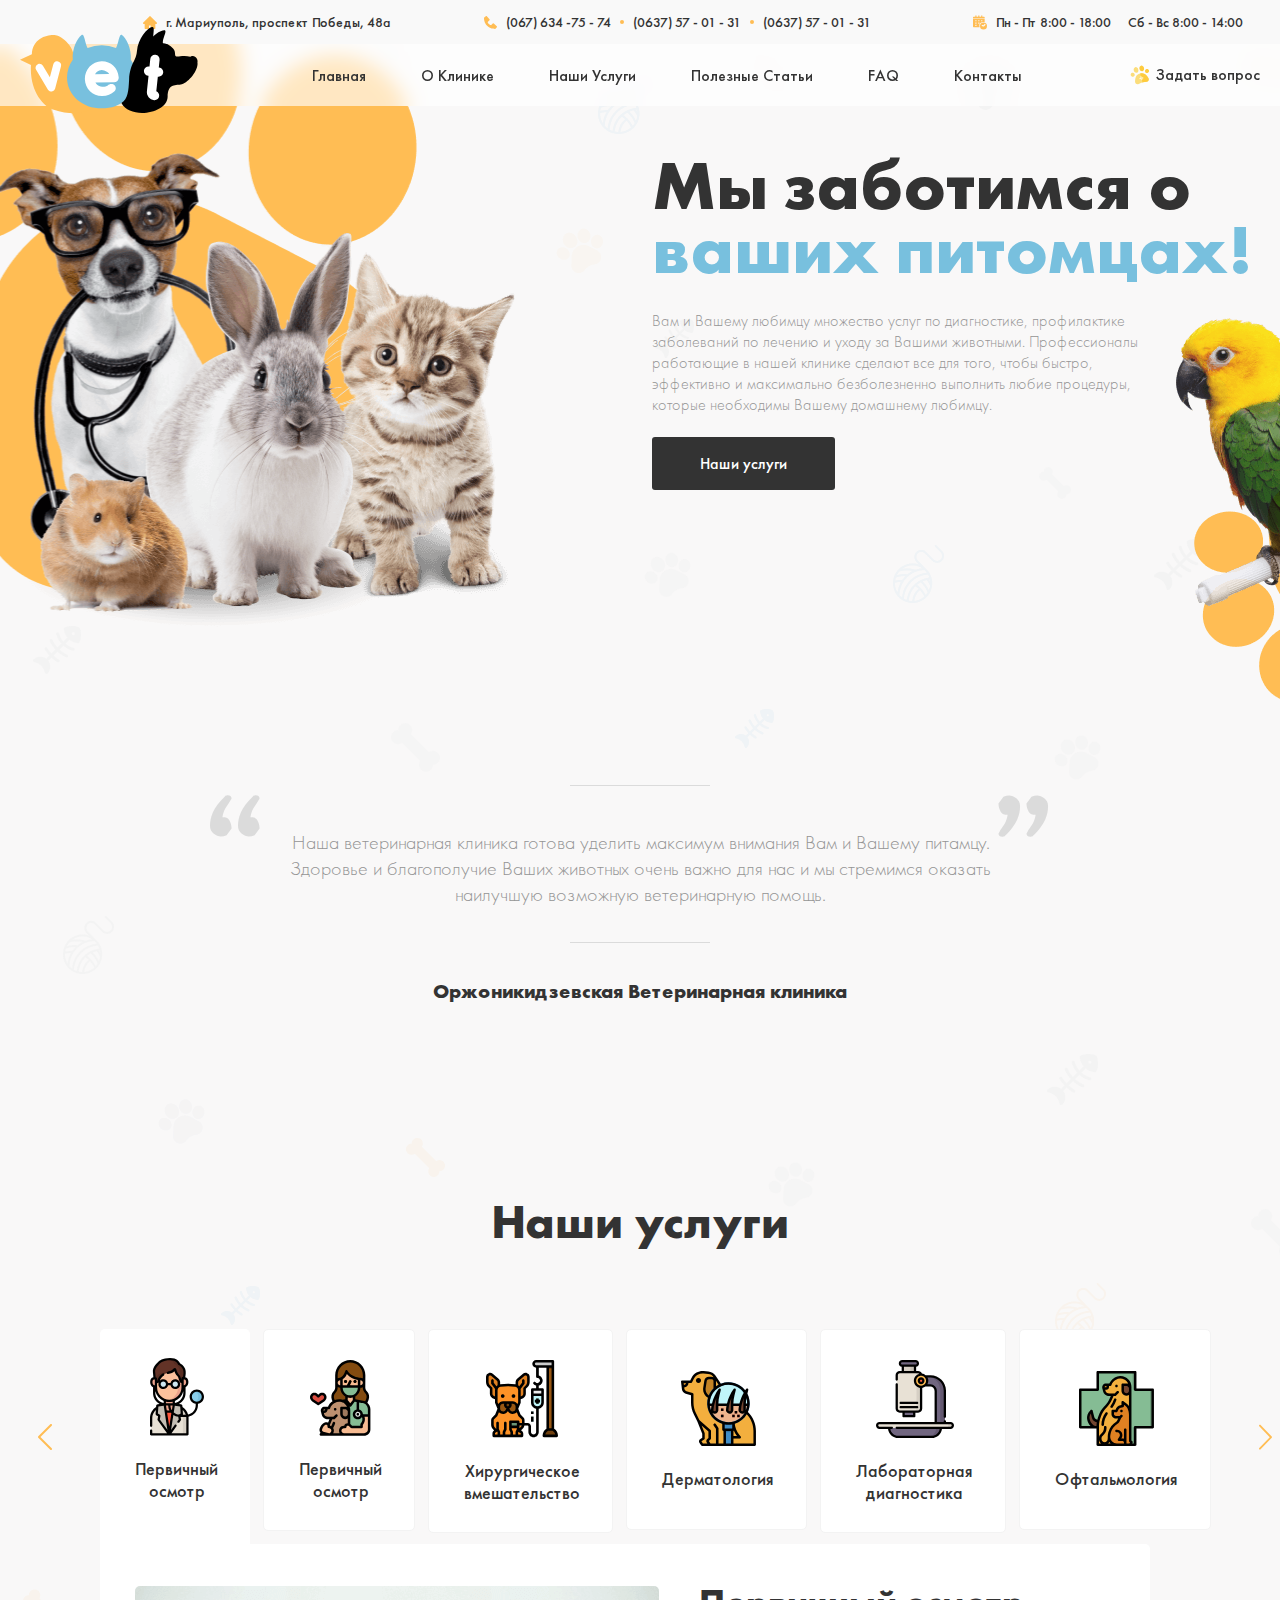
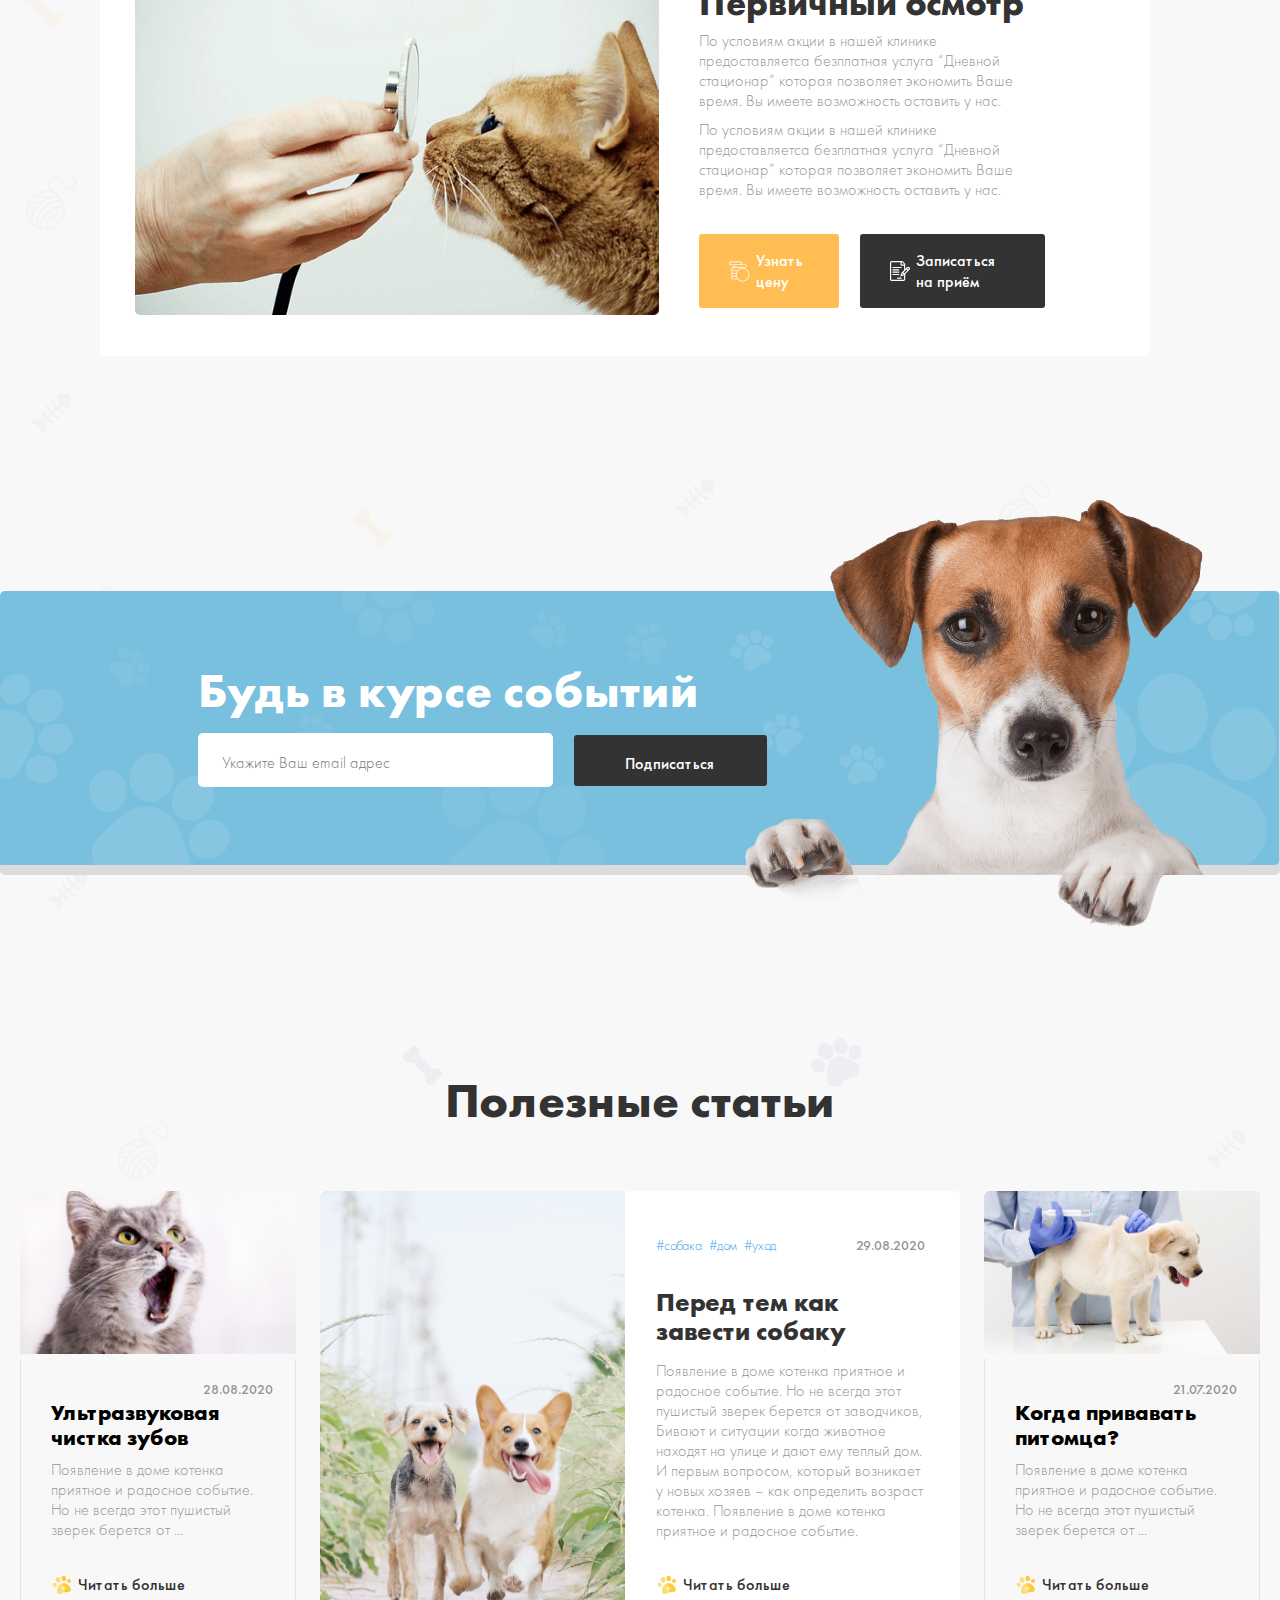
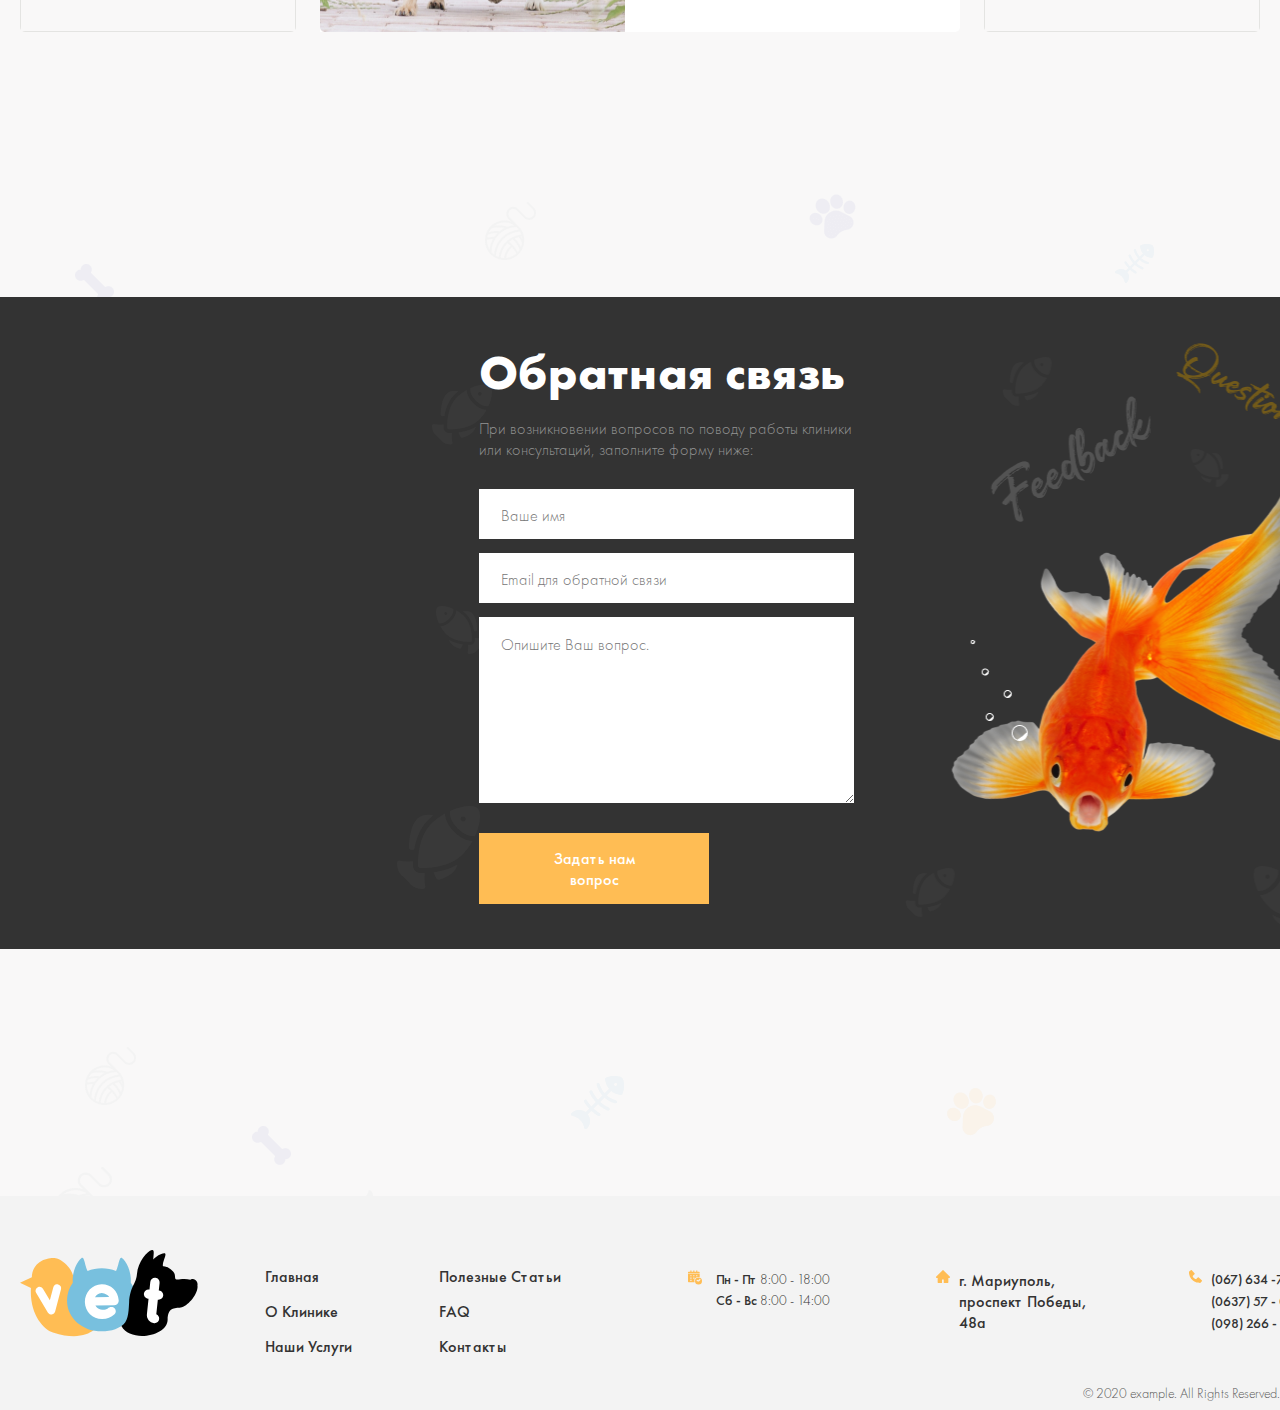
<file: index.html>
<!DOCTYPE html>
<html lang="ru">
<head>
  <meta charset="UTF-8">
  <meta http-equiv="X-UA-Compatible" content="IE=edge">
  <meta name="viewport" content="width=device-width, initial-scale=1.0">
  <title>Veterinary</title>
  <!-- <link rel="stylesheet" href="./css/normalize.css"> -->
  <!-- <link rel="stylesheet" href="./css/main.css"> -->
  <link rel="stylesheet" href="./css/main.min.css">
</head>
<body>
  <!-- SITE HEADER START -->
  <header class="site-header">
    <div class="site-header-start">
      <div class="container">
        <div class="site-header-start-wrapper">
          <address class="address">
            <img class="site-header-address-img right" 
            src="./images/home-icon.svg" alt="home-icon" 
            width="14" height="13">
            <p class="site-header-address-title">
              г. Мариуполь, проспект Победы, 48а
            </p>
          </address>
          
          <div class="site-header-address-call">
            <img class="site-header-address-call-img right" src="./images/call-icon.svg" alt="call-icon" width="13" height="13"> 
            <a class="site-header-address-call-link" href="tel:0676347574">(067) 634 -75 - 74</a>
            <img class="dot right" src="./images/dot.svg" alt="dot" width="4" height="4">
            <a class="site-header-address-call-link" href="tel:0637570131">(0637) 57 - 01 - 31</a>
            <img class="dot right" src="./images/dot.svg" alt="dot" width="4" height="4">
            <a class="site-header-address-call-link" href="tel:0982664389">(0637) 57 - 01 - 31</a>
          </div>
          
          <div class="site-header-date-box">
            <img class="site-header-date-calendar right" src="./images/date.svg" 
            alt="date" width="14" height="14">
            <p class="site-header-date-box-title one">Пн - Пт 
              <time datetime="2008-02-14 20:00"> 8:00 - 18:00</time></p>
              <p class="site-header-date-box-title one">Сб - Вс 
                <time datetime="2008-02-14 20:00"> 8:00 - 14:00</time></p>
              </div>
            </div>
          </div>
        </div>
        
        <div class="site-header-end">
          <div class="container">
            <div class="site-header-wrapper">
              <div class="site-header-wrapper-start">
                <a class="site-header-end-log-link" href="./index.html">
                  <svg class="site-header-end-logo" xmlns="http://www.w3.org/2000/svg" width="178" height="87" fill="none"><path fill="#FFBD54" d="M10.95 37.881 0 32.836l11.854-5.474c.337-16.378 16.16-19.929 22.722-19.293 6.563.636 25.654 12.345 17.961 36.262-2.62 8.15-2.002 29.24 28.586 27.292-2.297 4.33-13.082 22.29-48.182 10.864C23.21 79.32 9.344 63.64 10.95 37.881Z"/><path fill="#78C0DE" d="M110.818 32.703c.96-11.6-5.053-22.116-8.576-24.538-3.288-2.26-3.3 7.495-6.227 12.845a36.95 36.95 0 0 0-14.235-2.828A36.936 36.936 0 0 0 67.57 21c-2.922-5.353-2.937-15.095-6.221-12.837-3.52 2.412-9.521 12.921-8.578 24.5-3.622 5.081-5.736 11.166-5.736 17.713 0 17.78 15.556 30.967 34.745 30.967s34.745-13.187 34.745-30.967c0-6.529-2.104-12.6-5.707-17.673Z"/><path fill="#000" d="M109.119 52.411c.898-15.917 6.977-18.117 7.775-27.85C118 11.08 127.285 1.28 131.872.074c4.587-1.204-1.264 12.474 2.847 17.117 8.6-2.981 14.061-.443 18.374 4.223 4.316 4.668-1.317 9.125 7.13 7.93 3.475-.494 7.087-.378 10.11.392.286-.189.595-.35.931-.466 2.378-.824 5.052.662 5.975 3.321a5.513 5.513 0 0 1 .188 2.977c.105.513.149 1.058.116 1.637-.466 8.182-10.549 19.452-16.813 20.273-6.264.822-12.915-.26-13.085 12.273-.225 16.693-37.176 23.3-46.227 6.353 6.624-4.792 7.016-11.538 7.701-23.694Z"/><path fill="#000" d="M136.872 22.14c4.325.382 7.761-1.916 11.106-4.492-1.345-.165-2.831-.176-4.498.014-2.507-4.53 4.754-14.616.794-14.47-3.569.127-12.703 5.018-16.914 13.883 3.056 2.054 5.488 5.283 9.512 5.065Z"/><path fill="#fff" d="M38.142 34.435a3.659 3.659 0 0 0-1.579-.12c-1.547.22-2.854 1.433-3.244 3l-3.47 12.961-6.918-11.498c-.868-1.383-2.474-2.167-4-1.95-.52.075-1 .26-1.43.55-.97.6-1.64 1.501-1.885 2.544a3.777 3.777 0 0 0 .484 2.893l11.702 19.648c.084.169.215.414.443.614a1.073 1.073 0 0 0 .276.223l.104.149.144.109c.052.039.11.08.178.118l.028.194.494.165.151.113 1.12.242.333.063.167-.025c.285.015.496-.015.618-.032.166-.023.384-.055.653-.15l.252-.035.206-.142 1.006-.646.206-.275c.06-.066.147-.162.236-.3.07-.08.13-.172.174-.27l.09-.147.016-.028c.098-.105.176-.227.232-.36.1-.185.18-.407.225-.618l5.848-22.135a3.804 3.804 0 0 0-.336-2.938c-.532-.942-1.439-1.626-2.524-1.916ZM81.579 34.28c-9.318.163-16.82 8.104-16.722 17.72.24 9.687 7.847 17.202 17.32 17.105h.01c4.986-.087 9.022-1.661 12.331-4.81.806-.762 1.245-1.73 1.27-2.8.034-1.375-.627-2.58-1.269-3.262-.69-.79-1.902-1.248-3.256-1.225-1.36.024-2.614.534-3.465 1.401-1.092.82-2.993 1.367-4.877 1.4a9.819 9.819 0 0 1-.78-.017c-1.968-.134-4.203-1.12-5.312-2.344l-.09-.09c-.504-.461-.953-1.115-1.304-1.89l18.592-.324c2.422-.042 4.289-1.547 4.596-3.681.072-.268.085-.561.08-.899l-.01-.4c-.719-9.365-7.917-16.044-17.114-15.883Zm7.64 12.785-14.177.248c.97-1.92 3.116-3.967 6.668-4.227 3.64.256 6.226 2.145 7.509 3.979ZM138.074 49.682c2.535.265 4.897-1.624 5.158-4.125.264-2.546-1.616-4.834-4.194-5.103l-.242-.025.785-7.53c.27-2.587-1.545-4.825-4.132-5.095-2.622-.274-4.887 1.539-5.157 4.126l-.787 7.528-.485-.05c-2.588-.27-4.827 1.545-5.097 4.133a4.646 4.646 0 0 0 4.133 5.096l.485.05-1.635 15.665c-.463 4.418 2.757 8.39 7.177 8.85 2.587.271 4.825-1.543 5.097-4.132.227-2.172-.979-4.099-2.87-4.85l1.52-14.564.244.026Z"/></svg>
                </a>
                <ul class="site-header-end-list">
                  <li class="site-header-end-item">
                    <a class="site-header-end-item-link" href="./index.html">Главная</a>
                  </li>
                  <li class="site-header-end-item">
                    <a class="site-header-end-item-link" href="#">О Клинике</a>
                  </li>
                  <li class="site-header-end-item">
                    <a class="site-header-end-item-link" href="#">Наши Услуги</a>
                  </li>
                  <li class="site-header-end-item">
                    <a class="site-header-end-item-link" href="./initial-inspection.html">Полезные Статьи</a>
                  </li>
                  <li class="site-header-end-item">
                    <a class="site-header-end-item-link" href="./faq.html">FAQ</a>
                  </li>
                  <li class="site-header-end-item">
                    <a class="site-header-end-item-link" href="./contact.html">Контакты</a>
                  </li>
                </ul>
              </div>
              <div class="site-header-end-question">
                <img class="site-header-end-question-img" src="./images/question.svg" alt="site-header-end-question-img" width="23" height="20">
                <p class="site-header-end-question-title">Задать вопрос</p>
              </div>
            </div>
          </div>
        </div>
      </header>
      <!-- SITE HEADER END -->
      
      <!-- SITE MAIN START -->
      <main class="site-main">
        <!-- HERO SECTION START -->
        <section class="hero-section">
          <div class="container">
            <div class="hero-section-wrapper">
              <div class="hero-section-start">
                <h1 class="hero-section-title">Мы заботимся о <span class="hero-section-title-span"> ваших питомцах!</span></h1>
                <p class="hero-section-subtitle">
                  Вам и Вашему любимцу множество услуг по диагностике, профилактике заболеваний по лечению и уходу за Вашими животными. Профессионалы работающие в нашей клинике сделают все для того, чтобы быстро, эффективно и максимально безболезненно выполнить любие процедуры, которые необходимы Вашему домашнему любимцу.
                </p>
                <a class="hero-section-btn" role="button" href="#">
                  Наши услуги
                </a>
              </div>
            </div>
          </div>
        </section>
        <!-- HERO SECTION END -->
        
        <!-- VETERINAR SECTION START -->
        <section class="veterinar-section">
          <div class="container">
            <div class="veterinar-section-wrapper">
              <blockquote class="veterinar-section-title">
                Наша ветеринарная клиника готова уделить максимум внимания Вам и Вашему питамцу. Здоровье и благополучие Ваших животных очень важно для нас и мы стремимся оказать наилучшую возможную ветеринарную помощь.
              </blockquote>
              <h3 class="veterinar-section-desc">Оржоникидзевская Ветеринарная клиника</h3>
            </div>
          </div>
        </section>
        <!-- VETERINAR SECTION END -->
        

        <!-- OUR SERVICES START -->
        <section class="our-services">
          <div class="container">
            <h2 class="our-services-title">Наши услуги</h2>
            <div class="our-services-wrapper">
              <img class="arrow-left" src="./images/arrow-left.svg" alt="arrow-left" 
              width="14" height="25">
              <ul class="our-services-list">
                <li class="our-services-item padding">
                  <img class="our-services-item-img" src="./images/Initial-inspection-img.svg" alt="Initial-inspection-img" width="54" height="77">
                  <h3 class="our-services-item-title">Первичный осмотр</h3>
                </li>
                <li class="our-services-item">
                  <img class="our-services-item-img" src="./images/customer-img.svg" alt="customer-img" width="61" height="76">
                  <h3 class="our-services-item-title">Первичный осмотр</h3>
                </li>
                
                <li class="our-services-item">
                  <img class="our-services-item-img" src="./images/Surgical-intervention.svg" alt="Surgical-intervention">
                  <h3 class="our-services-item-title">Хирургическое вмешательство</h3>
                </li>

                <li class="our-services-item">
                  <img class="our-services-item-img" src="./images/dermatologiya.svg" alt="dermatologiya" width="75" height="75">
                  <h3 class="our-services-item-title">Дерматология</h3>
                </li>
                <li class="our-services-item">
                  <img class="our-services-item-img" src="./images/mikraskop.svg" alt="mikraskop" width="78" height="78">
                  <h3 class="our-services-item-title">Лабораторная диагностика</h3>
                </li>
                <li class="our-services-item">
                  <img class="our-services-item-img" src="./images/oftalmologiya.svg" alt="oftalmologiya" width="75" height="75">
                  <h3 class="our-services-item-title">Офтальмология</h3>
                </li>
              </ul>
              <img class="arrow-left" src="./images/arrow-right.svg" alt="arrow-right" 
              width="14" height="25">
            </div>
            <div class="our-services-bottom">
              <img class="our-services-bottom-img" src="./images/cat.png" 
              alt="mushuk" width="524" height="329">
              <div class="our-services-bottom-left">
                <h2 class="our-services-bottom-left-title">Первичный осмотр</h2>
                <p class="our-services-bottom-left-subtitle">По условиям акции в нашей клинике предоставляетса безплатная услуга “Дневной стационар” которая позволяет экономить Ваше время. Вы имеете возможность оставить у нас.</p>
                <p class="our-services-bottom-left-subtitle subtitle2">По условиям акции в нашей клинике предоставляетса безплатная услуга “Дневной стационар” которая позволяет экономить Ваше время. Вы имеете возможность оставить у нас.</p>
                <div class="our-services-bottom-left-btn-box">
                  <a class="our-services-bottom-left-price" href="#">
                    <img src="./images/price.svg" alt="price" class="our-services-bottom-left-price-img">
                    <p class="our-services-bottom-left-price-title">Узнать цену</p>
                  </a>
                  
                  <a class="our-services-bottom-left-docx" href="#">
                    <img src="./images/docx.svg" alt="price" class="our-services-bottom-left-docx-img">
                    <p class="our-services-bottom-left-docx-title">Записаться на приём</p>
                  </a>
                </div>
              </div>
            </div>
          </div>
        </section>
        <!-- OUR SERVICES END -->
        
        <!-- NEWS SECTION START -->
        <section class="new-section">
          <div class="container">
            <div class="new-section-wrapper">
              <h2 class="new-section-title">
                Будь в курсе событий
              </h2>
              <form class="new-section-form" action="https://echo.htmlacademy.ru/" method="post">
                <input class="new-section-inp" type="email" name="email"
                pattern="[a-z0-9._%+-]+@[a-z0-9.-]+\.[a-z]{2,4}$" aria-label="Укажите Ваш email адрес"
                placeholder="Укажите Ваш email адрес" required>
                <button class="new-section-btn" type="submit">Подписаться</button>
              </form>
            </div>
          </div>
        </section>
        <!-- NEWS SECTION END -->
        
        <!-- USEFUL SECTION START -->
        <section class="useful-section">
          <div class="container">
            <h2 class="useful-section-title">Полезные статьи</h2>
            <ul class="useful-section-list">
              <li class="useful-section-item-tooth">
                <img class="useful-section-item-tooth-img" src="./images/pishak.jpg" alt="pishak" width="305" height="180">
                <div class="useful-section-item-tooth-box">
                  <p class="useful-section-item-tooth-date"> <time datetime="2008-02-14 20:00">28.08.2020</time></p>
                  <h3 class="useful-section-item-tooth-title">Ультразвуковая чистка зубов</h3>
                  <p class="useful-section-item-tooth-subtitle">Появление в доме котенка приятное и радосное событие. Но не всегда этот пушистый зверек берется от ...</p>
                  <div class="site-header-end-question">
                    <img class="site-header-end-question-img" src="./images/question.svg" alt="site-header-end-question-img" width="23" height="20">
                    <p class="site-header-end-question-title">Читать больше</p>
                  </div>
                </div>
              </li>
              
              <li class="useful-section-item-middle">
                <img class="useful-section-item-puppy" src="./images/puppys.jpg" alt="puppys" width="305" height="435">
                <div class="useful-section-item-middle-box">
                  <div class="useful-section-item-middle-wrapper">
                    <div class="useful-section-item-middle-top">
                      <a class="useful-section-item-middle-top-link" href="#">#собака</a>
                      <a class="useful-section-item-middle-top-link" href="#">#дом</a>
                      <a class="useful-section-item-middle-top-link" href="#">#уход</a>
                    </div>
                    <p class="useful-section-item-middle-top-link-date"><time datetime="2008-02-14 20:00">29.08.2020</time></p>
                  </div>
                  <h3 class="useful-section-item-middle-top-title">Перед тем как завести собаку</h3>
                  <p class="useful-section-item-middle-top-subtitle">Появление в доме котенка приятное и радосное событие. Но не всегда этот пушистый зверек берется от заводчиков, Бивают и ситуации когда животное находят на улице и дают ему теплый дом. И первым вопросом, который возникает у новых хозяев – как определить возраст котенка. Появление в доме котенка приятное и радосное событие.</p>
                  <div class="site-header-end-question">
                    <img class="site-header-end-question-img" src="./images/question.svg" alt="site-header-end-question-img" width="23" height="20">
                    <p class="site-header-end-question-title">Читать больше</p>
                  </div>
                </div>
              </li>
              
              <li class="useful-section-item-tooth">
                <img class="useful-section-item-tooth-img" 
                src="./images/vaccination.jpg" alt="" width="305" height="180">
                <div class="useful-section-item-tooth-box">
                  <p class="useful-section-item-tooth-date"> <time datetime="2008-02-14 20:00">21.07.2020</time></p>
                  <h3 class="useful-section-item-tooth-title">
                    Когда привавать питомца?</h3>
                    <p class="useful-section-item-tooth-subtitle">
                      Появление в доме котенка приятное и радосное событие. Но не всегда этот пушистый зверек берется от ...</p>
                      <div class="site-header-end-question">
                        <img class="site-header-end-question-img" src="./images/question.svg" alt="site-header-end-question-img" width="23" height="20">
                        <p class="site-header-end-question-title">Читать больше</p>
                      </div>
                    </div>
                  </li>
                </ul>
              </div>
            </section>
            <!-- USEFUL SECTION END -->
            
          <!-- BACK CALL SECTION STAR -->
            <!--  -->
            <section class="backcall_section">
              <div class="calback_wrapper">
                  <iframe class="karta" src="https://yandex.ru/map-widget/v1/?um=constructor%3Afadffd8394c9eed6665e45b09de680be3d37036a5914482af8f3669ad4a6104a&amp;source=constructor" width="562" height="652"></iframe>
                  <div class="calback_txt_box">
                      <h2 class="calback_title">Обратная связь</h2>
                      <p class="calback_desc">При возникновении вопросов по поводу работы клиники или консультаций, заполните форму ниже:</p>
                      <form action="https://echo.htmlacademy.ru/">
                          <div class="calback_input_box">
                              <input class="name_input" type="text" name="name" aria-label="enter your name" placeholder="Ваше имя" required minlength="2" maxlength="100">
                              <input class="email_input" type="email" name="email" aria-label="enter your email" placeholder="Email для обратной связи" required>
                                  <textarea class="text-area" name="text-area" id="conmmit" required placeholder="Опишите Ваш вопрос."></textarea>
                              <button class="calback_btn" type="submit">Задать нам вопрос</button>
                          </div>
                      </form>
                  </div>
              </div>
          </section>
          <!-- BACK CALL SECTION END -->
              
              
            </main>
            <!-- SITE MAIN END -->
            
            
            <!-- SITE FOOTER START -->
            <footer class="site-footer">
              <div class="container">
                <div class="site-footer-wrapper">
                  <a class="site-footer-link-logo" href="./index.html">
                    <svg class="site-footer-logo" width="178" height="87" viewBox="0 0 178 87" fill="none"
                    xmlns="http://www.w3.org/2000/svg">
                    <path
                    d="M10.95 37.8814L0 32.8363L11.8544 27.3617C12.1905 10.9838 28.0139 7.43341 34.5763 8.06898C41.1387 8.70528 60.2298 20.4143 52.5373 44.3313C49.9161 52.4819 50.5349 73.5703 81.1231 71.6227C78.8256 75.9526 68.0414 93.9121 32.9413 82.4872C23.2099 79.3196 9.34357 63.6387 10.95 37.8814Z"
                    fill="#FFBD54" />
                    <path
                    d="M110.818 32.7034C111.778 21.1025 105.765 10.5871 102.242 8.16466C98.9545 5.90511 98.9428 15.66 96.0155 21.0104C91.6696 19.1994 86.8546 18.1825 81.7803 18.1825C76.7155 18.1825 71.9086 19.195 67.5699 21.0002C64.6478 15.6468 64.6332 5.90511 61.3487 8.1632C57.8289 10.5754 51.8276 21.0842 52.7714 32.6625C49.1487 37.7441 47.0345 43.8294 47.0345 50.3758C47.0345 68.1563 62.5913 81.3432 81.7796 81.3432C100.969 81.3432 116.525 68.1563 116.525 50.3758C116.525 43.847 114.421 37.7769 110.818 32.7034Z"
                    fill="#78C0DE" />
                    <path
                    d="M109.119 52.411C110.017 36.4941 116.096 34.2937 116.894 24.5601C118 11.0817 127.285 1.28155 131.872 0.0747093C136.459 -1.12921 130.608 12.5493 134.719 17.1919C143.319 14.2106 148.78 16.7492 153.093 21.4151C157.409 26.0825 151.776 30.5395 160.223 29.3444C163.698 28.8513 167.31 28.9674 170.333 29.7374C170.619 29.5482 170.928 29.3867 171.264 29.2706C173.642 28.4473 176.316 29.9325 177.239 32.5923C177.587 33.5997 177.632 34.6305 177.427 35.5685C177.532 36.0821 177.576 36.6271 177.543 37.2064C177.077 45.3884 166.994 56.6577 160.73 57.4788C154.466 58.3014 147.815 57.2194 147.645 69.7525C147.42 86.4453 110.469 93.0515 101.418 76.1045C108.042 71.3129 108.434 64.5672 109.119 52.411Z"
                    fill="black" />
                    <path
                    d="M136.872 22.1398C141.197 22.5219 144.633 20.2244 147.978 17.6485C146.633 17.4827 145.147 17.4724 143.48 17.6624C140.973 13.1316 148.234 3.0458 144.274 3.19191C140.705 3.31902 131.571 8.20997 127.36 17.075C130.416 19.1286 132.848 22.3575 136.872 22.1398Z"
                    fill="black" />
                    <path
                    d="M38.1417 34.4355C37.6252 34.2806 37.0926 34.239 36.563 34.3149C35.0164 34.5356 33.7095 35.7482 33.3187 37.3145L29.8494 50.2764L22.9312 38.7785C22.0633 37.3949 20.4569 36.611 18.9315 36.8287C18.4113 36.9032 17.9307 37.0873 17.5018 37.3781C16.5309 37.9771 15.8618 38.8793 15.6156 39.9225C15.3789 40.9146 15.5571 41.9498 16.0999 42.8147L27.8024 62.4625C27.8864 62.632 28.0172 62.8774 28.2451 63.0769C28.3247 63.166 28.4168 63.239 28.5205 63.2975C28.5205 63.299 28.5205 63.299 28.5212 63.2997L28.625 63.4487L28.7689 63.5576C28.8208 63.597 28.8799 63.6387 28.9471 63.6759L28.9749 63.8702L29.4688 64.0353L29.62 64.1478L30.7399 64.3897L31.073 64.4525L31.2396 64.4284C31.5245 64.443 31.7356 64.413 31.8576 64.3962C32.0242 64.3728 32.2419 64.3414 32.5114 64.2465L32.7635 64.2107L32.9695 64.0689L33.9747 63.4232L34.1807 63.1485C34.2406 63.082 34.3275 62.9863 34.4167 62.8489C34.4868 62.7671 34.5467 62.6765 34.5913 62.5779C34.6212 62.5304 34.6519 62.4815 34.6804 62.4311C34.6862 62.4216 34.6921 62.4128 34.6972 62.4033C34.7951 62.2981 34.8733 62.1761 34.9288 62.0439C35.0281 61.8576 35.1085 61.6363 35.1538 61.4251L41.0017 39.2899C41.2881 38.2825 41.169 37.2385 40.6664 36.3517C40.1339 35.41 39.2272 34.7262 38.1417 34.4355Z"
                    fill="white" />
                    <path
                    d="M81.5787 34.2806C72.2607 34.4435 64.7588 42.3837 64.8567 51.9998C65.0963 61.6874 72.7042 69.2017 82.177 69.1053H82.1872C87.1732 69.0176 91.2086 67.444 94.518 64.2947C95.3237 63.5335 95.7635 62.5648 95.7884 61.4945C95.822 60.1197 95.1608 58.915 94.5194 58.2334C93.8291 57.4423 92.6171 56.9849 91.2634 57.0083C89.9039 57.0324 88.6488 57.5416 87.7978 58.4095C86.7056 59.2292 84.8055 59.7763 82.9214 59.8099C82.6555 59.8143 82.3925 59.8077 82.1405 59.7917C80.1731 59.658 77.9384 58.6725 76.8295 57.4481L76.7396 57.3575C76.2348 56.8966 75.7863 56.2427 75.4349 55.4684L94.0271 55.144C96.4488 55.1016 98.316 53.5967 98.6228 51.4628C98.6952 51.1947 98.7083 50.9018 98.7025 50.5643L98.693 50.1632C97.9741 40.7992 90.7762 34.1199 81.5787 34.2806ZM89.2187 47.065L75.0419 47.3126C76.012 45.3935 78.1583 43.3458 81.7102 43.0858C85.3505 43.3422 87.9358 45.2306 89.2187 47.065Z"
                    fill="white" />
                    <path
                    d="M138.074 49.6825C140.609 49.9469 142.971 48.0578 143.232 45.5572C143.496 43.0112 141.616 40.7232 139.038 40.4544L138.796 40.4288L139.581 32.8999C139.851 30.3123 138.036 28.074 135.449 27.8037C132.827 27.5297 130.562 29.3429 130.292 31.9297L129.505 39.4579L129.02 39.4075C126.432 39.1379 124.193 40.9526 123.923 43.5409C123.658 46.0846 125.511 48.3704 128.056 48.6371L128.541 48.6875L126.906 64.3517C126.443 68.7699 129.663 72.7411 134.083 73.2028C136.67 73.4731 138.908 71.6592 139.18 69.0702C139.407 66.8976 138.201 64.9711 136.31 64.2202L137.83 49.6562L138.074 49.6825Z"
                    fill="white" />
                  </svg>
                </a>
                <ul class="site-footer-list">
                  <li class="site-footer-item">
                    <a class="site-footer-link" href="#">Главная</a>
                    <a class="site-footer-link" href="#">О Клинике</a>
                    <a class="site-footer-link" href="#">Наши Услуги</a>
                  </li>
                  <li class="site-footer-item">
                    <a class="site-footer-link" href="#">Полезные Статьи</a>
                    <a class="site-footer-link" href="#">FAQ</a>
                    <a class="site-footer-link" href="#">Контакты</a>
                  </li>
                </ul>
                <div class="site-footer-times">
                  <img class="footer-time-img" src="./images/date.svg" alt="kalendar">
                  <div class="footer-times">
                    <p class="footer-time">Пн - Пт <time datetime="2023-03-03 14:00">8:00 - 18:00</time></p>
                    <p class="footer-time">Сб - Вс <time datetime="2023-03-03 14:00">8:00 - 14:00</time></p>
                  </div>
                </div>
                <div class="site-footer-address">
                  <img class="footer-address-img" src="./images/home-icon.svg" alt="home">
                  <address class="footer-addrees">г. Мариуполь, проспект Победы, 48а</address>
                </div>
                <div class="site-footer-tel">
                  <img class="footer-tel-img" src="./images/call-icon.svg" alt="phone">
                  <div class="count">
                    <a class="phone-numbers" href="tel:067634-75-74">(067) 634 -75 - 74</a>
                    <a class="phone-numbers" href="tel:063757-01-31">(0637) 57 - 01 - 31</a>
                    <a class="phone-numbers" href="tel:098266-43-89">(098) 266 - 43 - 89</a>
                  </div>
                </div>
                <p class="bottom">© 2020 example. All Rights Reserved.</p>
              </div>
            </div>
          </footer>
          <!-- SITE FOOTER END -->
        </body>
        </html>
</file>
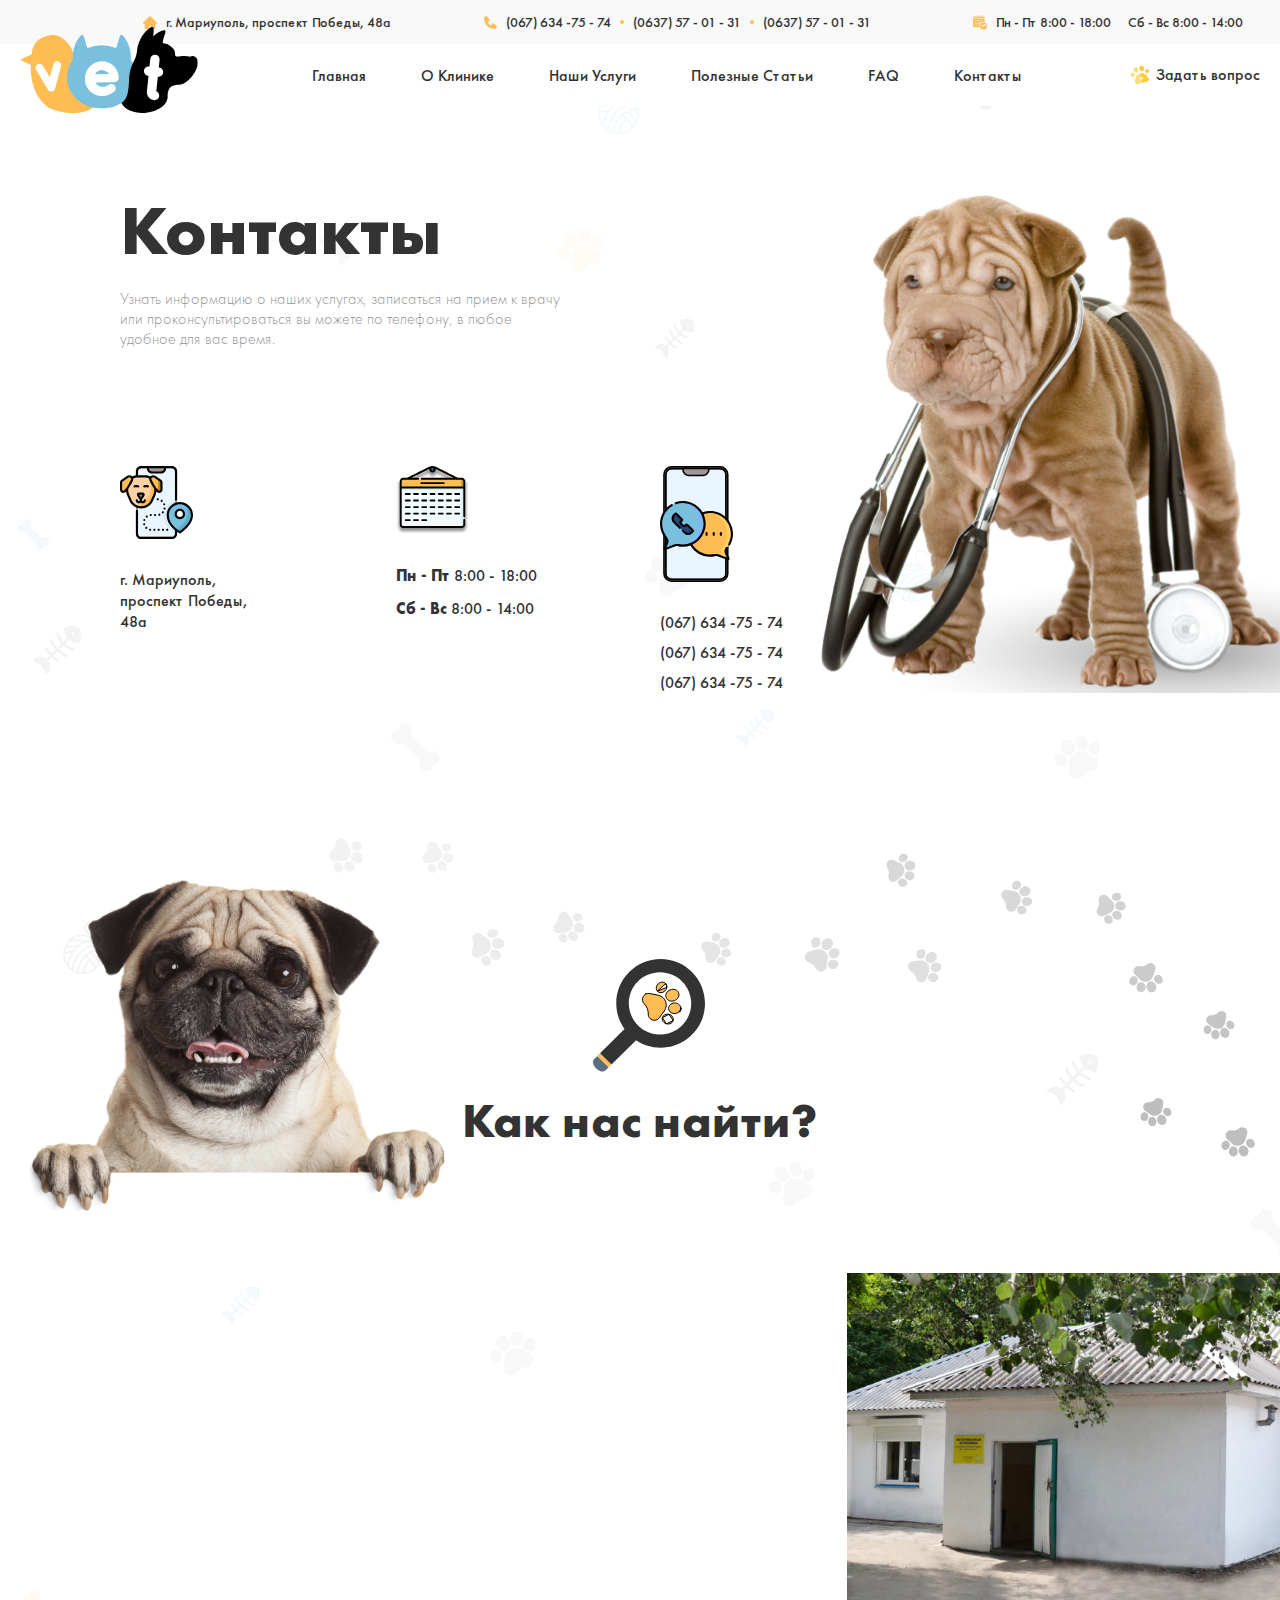
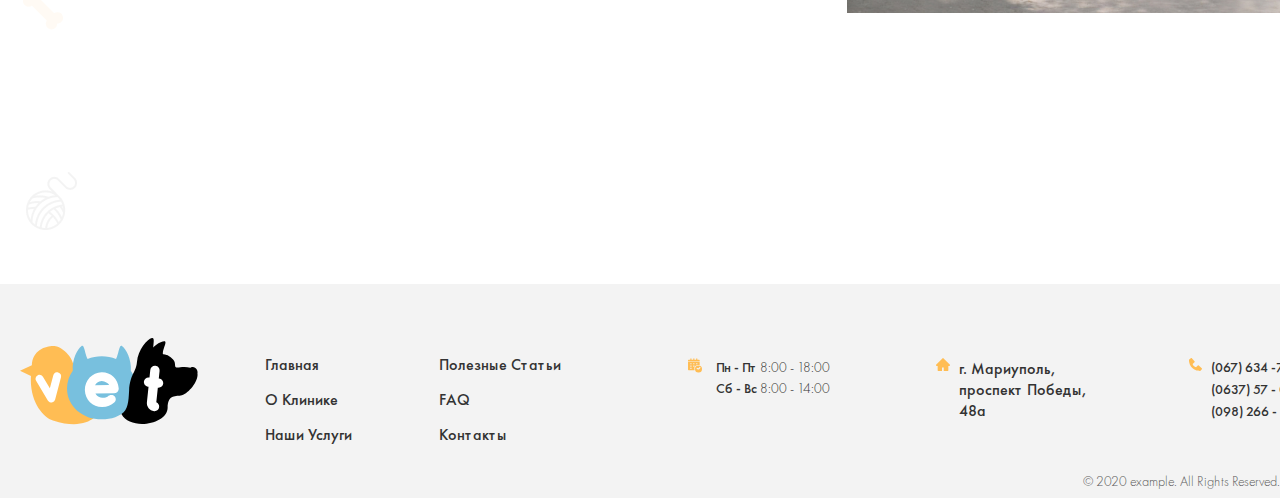
<file: contact.html>
<!DOCTYPE html>
<html lang="en">
<head>
  <meta charset="UTF-8">
  <meta http-equiv="X-UA-Compatible" content="IE=edge">
  <meta name="viewport" content="width=device-width, initial-scale=1.0">
  <title>Document</title>
  <link rel="stylesheet" href="./css/normalize.css">
  <link rel="stylesheet" href="./css/main.css">
  <link rel="stylesheet" href="./scss/contact.css">
</head>
<body>
  <!-- SITE HEADER START -->
  <header class="site-header">
    <div class="site-header-start">
      <div class="container">
        <div class="site-header-start-wrapper">
          <address class="address">
            <img class="site-header-address-img right" 
            src="./images/home-icon.svg" alt="home-icon" 
            width="14" height="13">
            <p class="site-header-address-title">
              г. Мариуполь, проспект Победы, 48а
            </p>
          </address>
          
          <div class="site-header-address-call">
            <img class="site-header-address-call-img right" src="./images/call-icon.svg" alt="call-icon" width="13" height="13"> 
            <a class="site-header-address-call-link" href="tel:0676347574">(067) 634 -75 - 74</a>
            <img class="dot right" src="./images/dot.svg" alt="dot" width="4" height="4">
            <a class="site-header-address-call-link" href="tel:0637570131">(0637) 57 - 01 - 31</a>
            <img class="dot right" src="./images/dot.svg" alt="dot" width="4" height="4">
            <a class="site-header-address-call-link" href="tel:0982664389">(0637) 57 - 01 - 31</a>
          </div>
          
          <div class="site-header-date-box">
            <img class="site-header-date-calendar right" src="./images/date.svg" 
            alt="date" width="14" height="14">
            <p class="site-header-date-box-title one">Пн - Пт 
              <time datetime="2008-02-14 20:00"> 8:00 - 18:00</time></p>
              <p class="site-header-date-box-title one">Сб - Вс 
                <time datetime="2008-02-14 20:00"> 8:00 - 14:00</time></p>
              </div>
            </div>
          </div>
        </div>
        
        <div class="site-header-end">
          <div class="container">
            <div class="site-header-wrapper">
              <div class="site-header-wrapper-start">
                <a class="site-header-end-log-link" href="./index.html">
                  <svg class="site-header-end-logo" xmlns="http://www.w3.org/2000/svg" width="178" height="87" fill="none"><path fill="#FFBD54" d="M10.95 37.881 0 32.836l11.854-5.474c.337-16.378 16.16-19.929 22.722-19.293 6.563.636 25.654 12.345 17.961 36.262-2.62 8.15-2.002 29.24 28.586 27.292-2.297 4.33-13.082 22.29-48.182 10.864C23.21 79.32 9.344 63.64 10.95 37.881Z"/><path fill="#78C0DE" d="M110.818 32.703c.96-11.6-5.053-22.116-8.576-24.538-3.288-2.26-3.3 7.495-6.227 12.845a36.95 36.95 0 0 0-14.235-2.828A36.936 36.936 0 0 0 67.57 21c-2.922-5.353-2.937-15.095-6.221-12.837-3.52 2.412-9.521 12.921-8.578 24.5-3.622 5.081-5.736 11.166-5.736 17.713 0 17.78 15.556 30.967 34.745 30.967s34.745-13.187 34.745-30.967c0-6.529-2.104-12.6-5.707-17.673Z"/><path fill="#000" d="M109.119 52.411c.898-15.917 6.977-18.117 7.775-27.85C118 11.08 127.285 1.28 131.872.074c4.587-1.204-1.264 12.474 2.847 17.117 8.6-2.981 14.061-.443 18.374 4.223 4.316 4.668-1.317 9.125 7.13 7.93 3.475-.494 7.087-.378 10.11.392.286-.189.595-.35.931-.466 2.378-.824 5.052.662 5.975 3.321a5.513 5.513 0 0 1 .188 2.977c.105.513.149 1.058.116 1.637-.466 8.182-10.549 19.452-16.813 20.273-6.264.822-12.915-.26-13.085 12.273-.225 16.693-37.176 23.3-46.227 6.353 6.624-4.792 7.016-11.538 7.701-23.694Z"/><path fill="#000" d="M136.872 22.14c4.325.382 7.761-1.916 11.106-4.492-1.345-.165-2.831-.176-4.498.014-2.507-4.53 4.754-14.616.794-14.47-3.569.127-12.703 5.018-16.914 13.883 3.056 2.054 5.488 5.283 9.512 5.065Z"/><path fill="#fff" d="M38.142 34.435a3.659 3.659 0 0 0-1.579-.12c-1.547.22-2.854 1.433-3.244 3l-3.47 12.961-6.918-11.498c-.868-1.383-2.474-2.167-4-1.95-.52.075-1 .26-1.43.55-.97.6-1.64 1.501-1.885 2.544a3.777 3.777 0 0 0 .484 2.893l11.702 19.648c.084.169.215.414.443.614a1.073 1.073 0 0 0 .276.223l.104.149.144.109c.052.039.11.08.178.118l.028.194.494.165.151.113 1.12.242.333.063.167-.025c.285.015.496-.015.618-.032.166-.023.384-.055.653-.15l.252-.035.206-.142 1.006-.646.206-.275c.06-.066.147-.162.236-.3.07-.08.13-.172.174-.27l.09-.147.016-.028c.098-.105.176-.227.232-.36.1-.185.18-.407.225-.618l5.848-22.135a3.804 3.804 0 0 0-.336-2.938c-.532-.942-1.439-1.626-2.524-1.916ZM81.579 34.28c-9.318.163-16.82 8.104-16.722 17.72.24 9.687 7.847 17.202 17.32 17.105h.01c4.986-.087 9.022-1.661 12.331-4.81.806-.762 1.245-1.73 1.27-2.8.034-1.375-.627-2.58-1.269-3.262-.69-.79-1.902-1.248-3.256-1.225-1.36.024-2.614.534-3.465 1.401-1.092.82-2.993 1.367-4.877 1.4a9.819 9.819 0 0 1-.78-.017c-1.968-.134-4.203-1.12-5.312-2.344l-.09-.09c-.504-.461-.953-1.115-1.304-1.89l18.592-.324c2.422-.042 4.289-1.547 4.596-3.681.072-.268.085-.561.08-.899l-.01-.4c-.719-9.365-7.917-16.044-17.114-15.883Zm7.64 12.785-14.177.248c.97-1.92 3.116-3.967 6.668-4.227 3.64.256 6.226 2.145 7.509 3.979ZM138.074 49.682c2.535.265 4.897-1.624 5.158-4.125.264-2.546-1.616-4.834-4.194-5.103l-.242-.025.785-7.53c.27-2.587-1.545-4.825-4.132-5.095-2.622-.274-4.887 1.539-5.157 4.126l-.787 7.528-.485-.05c-2.588-.27-4.827 1.545-5.097 4.133a4.646 4.646 0 0 0 4.133 5.096l.485.05-1.635 15.665c-.463 4.418 2.757 8.39 7.177 8.85 2.587.271 4.825-1.543 5.097-4.132.227-2.172-.979-4.099-2.87-4.85l1.52-14.564.244.026Z"/></svg>
                </a>
                <ul class="site-header-end-list">
                  <li class="site-header-end-item">
                    <a class="site-header-end-item-link" href="./index.html">Главная</a>
                  </li>
                  <li class="site-header-end-item">
                    <a class="site-header-end-item-link" href="#">О Клинике</a>
                  </li>
                  <li class="site-header-end-item">
                    <a class="site-header-end-item-link" href="#">Наши Услуги</a>
                  </li>
                  <li class="site-header-end-item">
                    <a class="site-header-end-item-link" href="./initial-inspection.html">Полезные Статьи</a>
                  </li>
                  <li class="site-header-end-item">
                    <a class="site-header-end-item-link" href="./faq.html">FAQ</a>
                  </li>
                  <li class="site-header-end-item">
                    <a class="site-header-end-item-link" href="./contact.html">Контакты</a>
                  </li>
                </ul>
              </div>
              <div class="site-header-end-question">
                <img class="site-header-end-question-img" src="./images/question.svg" alt="site-header-end-question-img" width="23" height="20">
                <p class="site-header-end-question-title">Задать вопрос</p>
              </div>
            </div>
          </div>
        </div>
      </header>
      <!-- SITE HEADER END -->
      
      <!-- MAIN START -->
      <main class="site-main">
        <!-- CONTACT SECTION START -->
        <section class="contact-hero-section">
          <div class="container">
            <div class="contact-hero-section__start">
              <h2 class="contact-hero-section__title">Контакты</h2>
              <p class="contact-hero-section__subtitle">
                Узнать информацию о наших услугах, записаться на прием к врачу или проконсультироваться вы можете по телефону, в любое удобное для вас время.
              </p>
              <ul class="contact-hero-section__list">
                <li class="contact-hero-section__item">
                  <img class="contact-hero-section__img" 
                  src="./images/location.svg" 
                  alt="location" width="73" height="73">
                  <address class="contact-hero-section__address">
                    г. Мариуполь, проспект Победы, 48а
                  </address>
                </li>
                <li class="contact-hero-section__item">
                  <img class="contact-hero-section__img" 
                  src="./images/calendar.svg" 
                  alt="location" width="73" height="73">
                  <div class="start-wrapper__time-box">
                    <time class="start-wrapper__time" datetime="Пн-ПтT8:00-18:00"><strong class="time-strong">Пн - Пт</strong> 8:00 - 18:00</time>  
                    <time class="start-wrapper__time" datetime="Пн-ПтT8:00-18:00"><strong class="time-strong">Сб - Вс</strong> 8:00 - 14:00</time>  
                  </div>
                </li>
                <li class="contact-hero-section__item">
                  <img class="contact-hero-section__img" 
                  src="./images/phone.svg" 
                  alt="location" width="73" height="73">
                  <div class="contact-hero-section__linkbox">
                  <a class="contact-hero-section__tellink" href="tel:0676347574">(067) 634 -75 - 74</a>
                  <a class="contact-hero-section__tellink" href="tel:0676347574">(067) 634 -75 - 74</a>
                  <a class="contact-hero-section__tellink" href="tel:0676347574">(067) 634 -75 - 74</a>
                </div>
                </li>
              </ul>
            </div>
          </div>
        </section>
        <!-- CONTACT SECTION END -->

        <!-- SEARCH SECTION START -->
        <section class="search-section">
            <h2 class="search-section__title">Как нас найти?</h2>
            <div class="search-section__wrapper">
              <div class="search-section__start">
                <iframe class="search-section__karta" src="https://yandex.ru/map-widget/v1/?um=constructor%3Afadffd8394c9eed6665e45b09de680be3d37036a5914482af8f3669ad4a6104a&amp;source=constructor"></iframe>
              </div>
              <div class="search-section__end">
                <img src="./images/search-section-end-img.jpg" height="466"  alt="">
              </div>
          </div>
        </section>
        <!-- SEARCH SECTION END -->


           <!-- SITE FOOTER START -->
           <footer class="site-footer">
            <div class="container">
              <div class="site-footer-wrapper">
                <a class="site-footer-link-logo" href="./index.html">
                  <svg class="site-footer-logo" width="178" height="87" viewBox="0 0 178 87" fill="none"
                  xmlns="http://www.w3.org/2000/svg">
                  <path
                  d="M10.95 37.8814L0 32.8363L11.8544 27.3617C12.1905 10.9838 28.0139 7.43341 34.5763 8.06898C41.1387 8.70528 60.2298 20.4143 52.5373 44.3313C49.9161 52.4819 50.5349 73.5703 81.1231 71.6227C78.8256 75.9526 68.0414 93.9121 32.9413 82.4872C23.2099 79.3196 9.34357 63.6387 10.95 37.8814Z"
                  fill="#FFBD54" />
                  <path
                  d="M110.818 32.7034C111.778 21.1025 105.765 10.5871 102.242 8.16466C98.9545 5.90511 98.9428 15.66 96.0155 21.0104C91.6696 19.1994 86.8546 18.1825 81.7803 18.1825C76.7155 18.1825 71.9086 19.195 67.5699 21.0002C64.6478 15.6468 64.6332 5.90511 61.3487 8.1632C57.8289 10.5754 51.8276 21.0842 52.7714 32.6625C49.1487 37.7441 47.0345 43.8294 47.0345 50.3758C47.0345 68.1563 62.5913 81.3432 81.7796 81.3432C100.969 81.3432 116.525 68.1563 116.525 50.3758C116.525 43.847 114.421 37.7769 110.818 32.7034Z"
                  fill="#78C0DE" />
                  <path
                  d="M109.119 52.411C110.017 36.4941 116.096 34.2937 116.894 24.5601C118 11.0817 127.285 1.28155 131.872 0.0747093C136.459 -1.12921 130.608 12.5493 134.719 17.1919C143.319 14.2106 148.78 16.7492 153.093 21.4151C157.409 26.0825 151.776 30.5395 160.223 29.3444C163.698 28.8513 167.31 28.9674 170.333 29.7374C170.619 29.5482 170.928 29.3867 171.264 29.2706C173.642 28.4473 176.316 29.9325 177.239 32.5923C177.587 33.5997 177.632 34.6305 177.427 35.5685C177.532 36.0821 177.576 36.6271 177.543 37.2064C177.077 45.3884 166.994 56.6577 160.73 57.4788C154.466 58.3014 147.815 57.2194 147.645 69.7525C147.42 86.4453 110.469 93.0515 101.418 76.1045C108.042 71.3129 108.434 64.5672 109.119 52.411Z"
                  fill="black" />
                  <path
                  d="M136.872 22.1398C141.197 22.5219 144.633 20.2244 147.978 17.6485C146.633 17.4827 145.147 17.4724 143.48 17.6624C140.973 13.1316 148.234 3.0458 144.274 3.19191C140.705 3.31902 131.571 8.20997 127.36 17.075C130.416 19.1286 132.848 22.3575 136.872 22.1398Z"
                  fill="black" />
                  <path
                  d="M38.1417 34.4355C37.6252 34.2806 37.0926 34.239 36.563 34.3149C35.0164 34.5356 33.7095 35.7482 33.3187 37.3145L29.8494 50.2764L22.9312 38.7785C22.0633 37.3949 20.4569 36.611 18.9315 36.8287C18.4113 36.9032 17.9307 37.0873 17.5018 37.3781C16.5309 37.9771 15.8618 38.8793 15.6156 39.9225C15.3789 40.9146 15.5571 41.9498 16.0999 42.8147L27.8024 62.4625C27.8864 62.632 28.0172 62.8774 28.2451 63.0769C28.3247 63.166 28.4168 63.239 28.5205 63.2975C28.5205 63.299 28.5205 63.299 28.5212 63.2997L28.625 63.4487L28.7689 63.5576C28.8208 63.597 28.8799 63.6387 28.9471 63.6759L28.9749 63.8702L29.4688 64.0353L29.62 64.1478L30.7399 64.3897L31.073 64.4525L31.2396 64.4284C31.5245 64.443 31.7356 64.413 31.8576 64.3962C32.0242 64.3728 32.2419 64.3414 32.5114 64.2465L32.7635 64.2107L32.9695 64.0689L33.9747 63.4232L34.1807 63.1485C34.2406 63.082 34.3275 62.9863 34.4167 62.8489C34.4868 62.7671 34.5467 62.6765 34.5913 62.5779C34.6212 62.5304 34.6519 62.4815 34.6804 62.4311C34.6862 62.4216 34.6921 62.4128 34.6972 62.4033C34.7951 62.2981 34.8733 62.1761 34.9288 62.0439C35.0281 61.8576 35.1085 61.6363 35.1538 61.4251L41.0017 39.2899C41.2881 38.2825 41.169 37.2385 40.6664 36.3517C40.1339 35.41 39.2272 34.7262 38.1417 34.4355Z"
                  fill="white" />
                  <path
                  d="M81.5787 34.2806C72.2607 34.4435 64.7588 42.3837 64.8567 51.9998C65.0963 61.6874 72.7042 69.2017 82.177 69.1053H82.1872C87.1732 69.0176 91.2086 67.444 94.518 64.2947C95.3237 63.5335 95.7635 62.5648 95.7884 61.4945C95.822 60.1197 95.1608 58.915 94.5194 58.2334C93.8291 57.4423 92.6171 56.9849 91.2634 57.0083C89.9039 57.0324 88.6488 57.5416 87.7978 58.4095C86.7056 59.2292 84.8055 59.7763 82.9214 59.8099C82.6555 59.8143 82.3925 59.8077 82.1405 59.7917C80.1731 59.658 77.9384 58.6725 76.8295 57.4481L76.7396 57.3575C76.2348 56.8966 75.7863 56.2427 75.4349 55.4684L94.0271 55.144C96.4488 55.1016 98.316 53.5967 98.6228 51.4628C98.6952 51.1947 98.7083 50.9018 98.7025 50.5643L98.693 50.1632C97.9741 40.7992 90.7762 34.1199 81.5787 34.2806ZM89.2187 47.065L75.0419 47.3126C76.012 45.3935 78.1583 43.3458 81.7102 43.0858C85.3505 43.3422 87.9358 45.2306 89.2187 47.065Z"
                  fill="white" />
                  <path
                  d="M138.074 49.6825C140.609 49.9469 142.971 48.0578 143.232 45.5572C143.496 43.0112 141.616 40.7232 139.038 40.4544L138.796 40.4288L139.581 32.8999C139.851 30.3123 138.036 28.074 135.449 27.8037C132.827 27.5297 130.562 29.3429 130.292 31.9297L129.505 39.4579L129.02 39.4075C126.432 39.1379 124.193 40.9526 123.923 43.5409C123.658 46.0846 125.511 48.3704 128.056 48.6371L128.541 48.6875L126.906 64.3517C126.443 68.7699 129.663 72.7411 134.083 73.2028C136.67 73.4731 138.908 71.6592 139.18 69.0702C139.407 66.8976 138.201 64.9711 136.31 64.2202L137.83 49.6562L138.074 49.6825Z"
                  fill="white" />
                </svg>
              </a>
              <ul class="site-footer-list">
                <li class="site-footer-item">
                  <a class="site-footer-link" href="#">Главная</a>
                  <a class="site-footer-link" href="#">О Клинике</a>
                  <a class="site-footer-link" href="#">Наши Услуги</a>
                </li>
                <li class="site-footer-item">
                  <a class="site-footer-link" href="#">Полезные Статьи</a>
                  <a class="site-footer-link" href="#">FAQ</a>
                  <a class="site-footer-link" href="#">Контакты</a>
                </li>
              </ul>
              <div class="site-footer-times">
                <img class="footer-time-img" src="./images/date.svg" alt="kalendar">
                <div class="footer-times">
                  <p class="footer-time">Пн - Пт <time datetime="2023-03-03 14:00">8:00 - 18:00</time></p>
                  <p class="footer-time">Сб - Вс <time datetime="2023-03-03 14:00">8:00 - 14:00</time></p>
                </div>
              </div>
              <div class="site-footer-address">
                <img class="footer-address-img" src="./images/home-icon.svg" alt="home">
                <address class="footer-addrees">г. Мариуполь, проспект Победы, 48а</address>
              </div>
              <div class="site-footer-tel">
                <img class="footer-tel-img" src="./images/call-icon.svg" alt="phone">
                <div class="count">
                  <a class="phone-numbers" href="tel:067634-75-74">(067) 634 -75 - 74</a>
                  <a class="phone-numbers" href="tel:063757-01-31">(0637) 57 - 01 - 31</a>
                  <a class="phone-numbers" href="tel:098266-43-89">(098) 266 - 43 - 89</a>
                </div>
              </div>
              <p class="bottom">© 2020 example. All Rights Reserved.</p>
            </div>
          </div>
        </footer>
        <!-- SITE FOOTER END -->
      </main>
      <!-- MAIN END -->
    </body>
    </html>
</file>
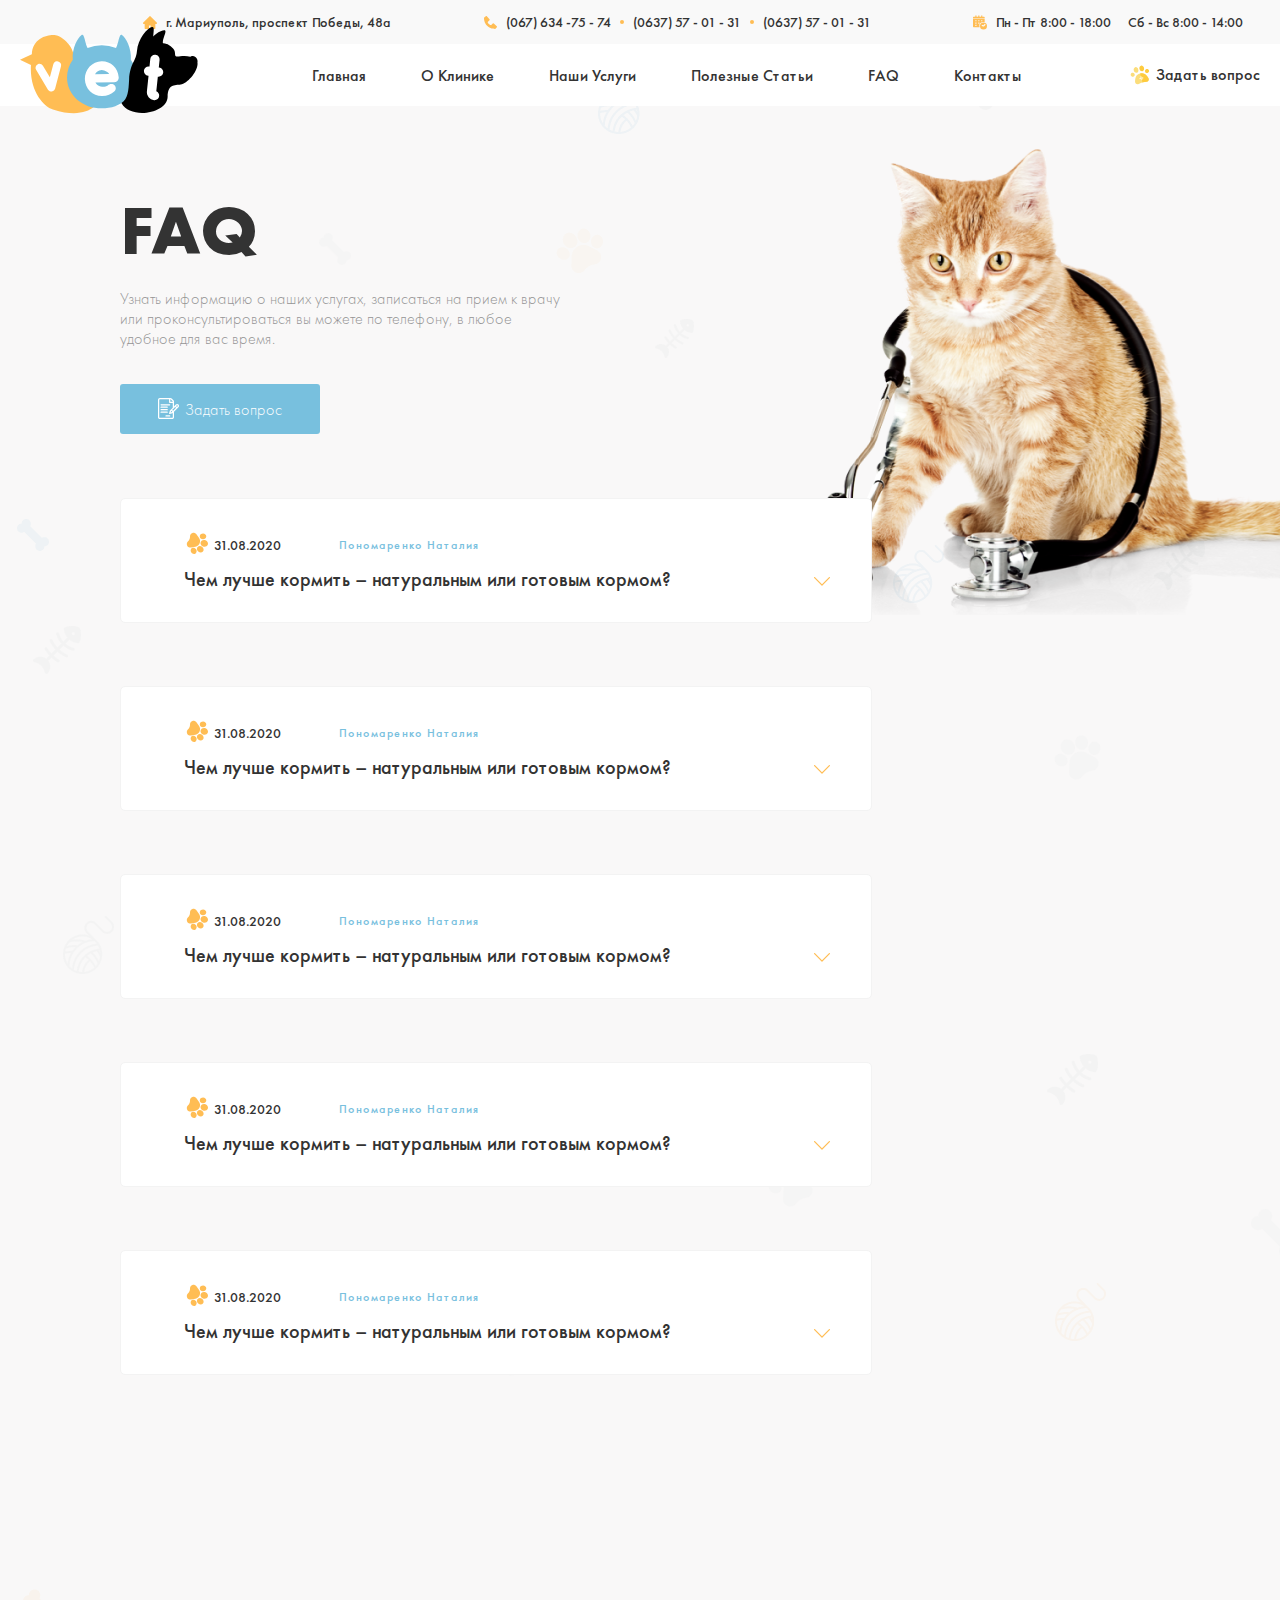
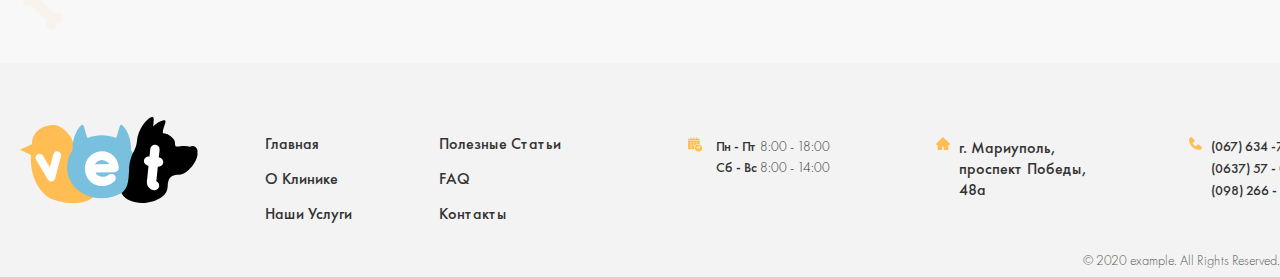
<file: faq.html>
<!DOCTYPE html>
<html lang="en">
<head>
  <meta charset="UTF-8">
  <meta http-equiv="X-UA-Compatible" content="IE=edge">
  <meta name="viewport" content="width=device-width, initial-scale=1.0">
  <title>Document</title>
  <link rel="stylesheet" href="./css/normalize.css">
  <link rel="stylesheet" href="./css/main.css">
  <link rel="stylesheet" href="./scss/faq.css">
</head>
<body>
  <!-- SITE HEADER START -->
  <header class="site-header">
    <div class="site-header-start">
      <div class="container">
        <div class="site-header-start-wrapper">
          <address class="address">
            <img class="site-header-address-img right" 
            src="./images/home-icon.svg" alt="home-icon" 
            width="14" height="13">
            <p class="site-header-address-title">
              г. Мариуполь, проспект Победы, 48а
            </p>
          </address>
          
          <div class="site-header-address-call">
            <img class="site-header-address-call-img right" src="./images/call-icon.svg" alt="call-icon" width="13" height="13"> 
            <a class="site-header-address-call-link" href="tel:0676347574">(067) 634 -75 - 74</a>
            <img class="dot right" src="./images/dot.svg" alt="dot" width="4" height="4">
            <a class="site-header-address-call-link" href="tel:0637570131">(0637) 57 - 01 - 31</a>
            <img class="dot right" src="./images/dot.svg" alt="dot" width="4" height="4">
            <a class="site-header-address-call-link" href="tel:0982664389">(0637) 57 - 01 - 31</a>
          </div>
          
          <div class="site-header-date-box">
            <img class="site-header-date-calendar right" src="./images/date.svg" 
            alt="date" width="14" height="14">
            <p class="site-header-date-box-title one">Пн - Пт 
              <time datetime="2008-02-14 20:00"> 8:00 - 18:00</time></p>
              <p class="site-header-date-box-title one">Сб - Вс 
                <time datetime="2008-02-14 20:00"> 8:00 - 14:00</time></p>
              </div>
            </div>
          </div>
        </div>
        
        <div class="site-header-end">
          <div class="container">
            <div class="site-header-wrapper">
              <div class="site-header-wrapper-start">
                <a class="site-header-end-log-link" href="./index.html">
                  <svg class="site-header-end-logo" xmlns="http://www.w3.org/2000/svg" width="178" height="87" fill="none"><path fill="#FFBD54" d="M10.95 37.881 0 32.836l11.854-5.474c.337-16.378 16.16-19.929 22.722-19.293 6.563.636 25.654 12.345 17.961 36.262-2.62 8.15-2.002 29.24 28.586 27.292-2.297 4.33-13.082 22.29-48.182 10.864C23.21 79.32 9.344 63.64 10.95 37.881Z"/><path fill="#78C0DE" d="M110.818 32.703c.96-11.6-5.053-22.116-8.576-24.538-3.288-2.26-3.3 7.495-6.227 12.845a36.95 36.95 0 0 0-14.235-2.828A36.936 36.936 0 0 0 67.57 21c-2.922-5.353-2.937-15.095-6.221-12.837-3.52 2.412-9.521 12.921-8.578 24.5-3.622 5.081-5.736 11.166-5.736 17.713 0 17.78 15.556 30.967 34.745 30.967s34.745-13.187 34.745-30.967c0-6.529-2.104-12.6-5.707-17.673Z"/><path fill="#000" d="M109.119 52.411c.898-15.917 6.977-18.117 7.775-27.85C118 11.08 127.285 1.28 131.872.074c4.587-1.204-1.264 12.474 2.847 17.117 8.6-2.981 14.061-.443 18.374 4.223 4.316 4.668-1.317 9.125 7.13 7.93 3.475-.494 7.087-.378 10.11.392.286-.189.595-.35.931-.466 2.378-.824 5.052.662 5.975 3.321a5.513 5.513 0 0 1 .188 2.977c.105.513.149 1.058.116 1.637-.466 8.182-10.549 19.452-16.813 20.273-6.264.822-12.915-.26-13.085 12.273-.225 16.693-37.176 23.3-46.227 6.353 6.624-4.792 7.016-11.538 7.701-23.694Z"/><path fill="#000" d="M136.872 22.14c4.325.382 7.761-1.916 11.106-4.492-1.345-.165-2.831-.176-4.498.014-2.507-4.53 4.754-14.616.794-14.47-3.569.127-12.703 5.018-16.914 13.883 3.056 2.054 5.488 5.283 9.512 5.065Z"/><path fill="#fff" d="M38.142 34.435a3.659 3.659 0 0 0-1.579-.12c-1.547.22-2.854 1.433-3.244 3l-3.47 12.961-6.918-11.498c-.868-1.383-2.474-2.167-4-1.95-.52.075-1 .26-1.43.55-.97.6-1.64 1.501-1.885 2.544a3.777 3.777 0 0 0 .484 2.893l11.702 19.648c.084.169.215.414.443.614a1.073 1.073 0 0 0 .276.223l.104.149.144.109c.052.039.11.08.178.118l.028.194.494.165.151.113 1.12.242.333.063.167-.025c.285.015.496-.015.618-.032.166-.023.384-.055.653-.15l.252-.035.206-.142 1.006-.646.206-.275c.06-.066.147-.162.236-.3.07-.08.13-.172.174-.27l.09-.147.016-.028c.098-.105.176-.227.232-.36.1-.185.18-.407.225-.618l5.848-22.135a3.804 3.804 0 0 0-.336-2.938c-.532-.942-1.439-1.626-2.524-1.916ZM81.579 34.28c-9.318.163-16.82 8.104-16.722 17.72.24 9.687 7.847 17.202 17.32 17.105h.01c4.986-.087 9.022-1.661 12.331-4.81.806-.762 1.245-1.73 1.27-2.8.034-1.375-.627-2.58-1.269-3.262-.69-.79-1.902-1.248-3.256-1.225-1.36.024-2.614.534-3.465 1.401-1.092.82-2.993 1.367-4.877 1.4a9.819 9.819 0 0 1-.78-.017c-1.968-.134-4.203-1.12-5.312-2.344l-.09-.09c-.504-.461-.953-1.115-1.304-1.89l18.592-.324c2.422-.042 4.289-1.547 4.596-3.681.072-.268.085-.561.08-.899l-.01-.4c-.719-9.365-7.917-16.044-17.114-15.883Zm7.64 12.785-14.177.248c.97-1.92 3.116-3.967 6.668-4.227 3.64.256 6.226 2.145 7.509 3.979ZM138.074 49.682c2.535.265 4.897-1.624 5.158-4.125.264-2.546-1.616-4.834-4.194-5.103l-.242-.025.785-7.53c.27-2.587-1.545-4.825-4.132-5.095-2.622-.274-4.887 1.539-5.157 4.126l-.787 7.528-.485-.05c-2.588-.27-4.827 1.545-5.097 4.133a4.646 4.646 0 0 0 4.133 5.096l.485.05-1.635 15.665c-.463 4.418 2.757 8.39 7.177 8.85 2.587.271 4.825-1.543 5.097-4.132.227-2.172-.979-4.099-2.87-4.85l1.52-14.564.244.026Z"/></svg>
                </a>
                <ul class="site-header-end-list">
                  <li class="site-header-end-item">
                    <a class="site-header-end-item-link" href="./index.html">Главная</a>
                  </li>
                  <li class="site-header-end-item">
                    <a class="site-header-end-item-link" href="#">О Клинике</a>
                  </li>
                  <li class="site-header-end-item">
                    <a class="site-header-end-item-link" href="#">Наши Услуги</a>
                  </li>
                  <li class="site-header-end-item">
                    <a class="site-header-end-item-link" href="./initial-inspection.html">Полезные Статьи</a>
                  </li>
                  <li class="site-header-end-item">
                    <a class="site-header-end-item-link" href="./faq.html">FAQ</a>
                  </li>
                  <li class="site-header-end-item">
                    <a class="site-header-end-item-link" href="./contact.html">Контакты</a>
                  </li>
                </ul>
              </div>
              <div class="site-header-end-question">
                <img class="site-header-end-question-img" src="./images/question.svg" alt="site-header-end-question-img" width="23" height="20">
                <p class="site-header-end-question-title">Задать вопрос</p>
              </div>
            </div>
          </div>
        </div>
      </header>
      <!-- SITE HEADER END -->
      
      <!-- MAIN START -->
      <main class="site-main">
        <!-- FAQ SECTION START -->
        <section class="faq-hero-section">
          <div class="container">
            <div class="faq-hero-section__start">
              <h2 class="faq-hero-section__title">FAQ</h2>
              <p class="faq-hero-section__subtitle">
                Узнать информацию о наших услугах, записаться на прием к врачу или проконсультироваться вы можете по телефону, в любое удобное для вас время.
              </p>
              <button class="faq-hero-section__btn" >
                <img class="faq-hero-section-btn__img" src="./images/table.svg" alt=table"">
                <p class="faq-hero-section-btn__title">Задать вопрос</p>
              </button>
              <details class="faq-details">
                <summary class="faq-summery">
                  <div class="details-top__text">
                    <time class="details-top__time" datetime="2020-08-31">31.08.2020</time>
                    <p class="details-top__title">Пономаренко Наталия</p>
                  </div>
                  <p class="summery__title">Чем лучше кормить – натуральным или готовым кормом?</p></summary>
                  <p class="deails-summery__desc">Самые качественные капли от блох и клещей как правило действуют не более одного месяца. Поэтому собак и кошек следует обрабатывать от блох именно с такой периодичностью. Обработки противопаразитарными каплями особенно актуальны для собак в период с марта по декабрь, когда активизируют свою активность клещи. Подобрать препарат от блох и клещей Вам помогут в ветеринарном комплексе “Передовой”. Также здесь Вам помогут в расчёте дозировки этих препаратов.</p>
                </details>
                
                <details class="faq-details">
                  <summary class="faq-summery">
                    <div class="details-top__text">
                      <time class="details-top__time" datetime="2020-08-31">31.08.2020</time>
                      <p class="details-top__title">Пономаренко Наталия</p>
                    </div>
                    <p class="summery__title">Чем лучше кормить – натуральным или готовым кормом?</p></summary>
                    <p class="deails-summery__desc">Самые качественные капли от блох и клещей как правило действуют не более одного месяца. Поэтому собак и кошек следует обрабатывать от блох именно с такой периодичностью. Обработки противопаразитарными каплями особенно актуальны для собак в период с марта по декабрь, когда активизируют свою активность клещи. Подобрать препарат от блох и клещей Вам помогут в ветеринарном комплексе “Передовой”. Также здесь Вам помогут в расчёте дозировки этих препаратов.</p>
                  </details>
                  
                  
                  <details class="faq-details">
                    <summary class="faq-summery">
                      <div class="details-top__text">
                        <time class="details-top__time" datetime="2020-08-31">31.08.2020</time>
                        <p class="details-top__title">Пономаренко Наталия</p>
                      </div>
                      <p class="summery__title">Чем лучше кормить – натуральным или готовым кормом?</p></summary>
                      <p class="deails-summery__desc">Самые качественные капли от блох и клещей как правило действуют не более одного месяца. Поэтому собак и кошек следует обрабатывать от блох именно с такой периодичностью. Обработки противопаразитарными каплями особенно актуальны для собак в период с марта по декабрь, когда активизируют свою активность клещи. Подобрать препарат от блох и клещей Вам помогут в ветеринарном комплексе “Передовой”. Также здесь Вам помогут в расчёте дозировки этих препаратов.</p>
                    </details>
                    
                    
                    <details class="faq-details">
                      <summary class="faq-summery">
                        <div class="details-top__text">
                          <time class="details-top__time" datetime="2020-08-31">31.08.2020</time>
                          <p class="details-top__title">Пономаренко Наталия</p>
                        </div>
                        <p class="summery__title">Чем лучше кормить – натуральным или готовым кормом?</p></summary>
                        <p class="deails-summery__desc">Самые качественные капли от блох и клещей как правило действуют не более одного месяца. Поэтому собак и кошек следует обрабатывать от блох именно с такой периодичностью. Обработки противопаразитарными каплями особенно актуальны для собак в период с марта по декабрь, когда активизируют свою активность клещи. Подобрать препарат от блох и клещей Вам помогут в ветеринарном комплексе “Передовой”. Также здесь Вам помогут в расчёте дозировки этих препаратов.</p>
                      </details>
                      
                      <details class="faq-details">
                        <summary class="faq-summery">
                          <div class="details-top__text">
                            <time class="details-top__time" datetime="2020-08-31">31.08.2020</time>
                            <p class="details-top__title">Пономаренко Наталия</p>
                          </div>
                          <p class="summery__title">Чем лучше кормить – натуральным или готовым кормом?</p></summary>
                          <p class="deails-summery__desc">Самые качественные капли от блох и клещей как правило действуют не более одного месяца. Поэтому собак и кошек следует обрабатывать от блох именно с такой периодичностью. Обработки противопаразитарными каплями особенно актуальны для собак в период с марта по декабрь, когда активизируют свою активность клещи. Подобрать препарат от блох и клещей Вам помогут в ветеринарном комплексе “Передовой”. Также здесь Вам помогут в расчёте дозировки этих препаратов.</p>
                        </details>
                        
                        
                      </div>
                    </div>
                  </section>
                  <!-- FAQ SECTION END -->
                </main>
                <!-- MAIN START -->

                 <!-- SITE FOOTER START -->
            <footer class="site-footer">
              <div class="container">
                <div class="site-footer-wrapper">
                  <a class="site-footer-link-logo" href="./index.html">
                    <svg class="site-footer-logo" width="178" height="87" viewBox="0 0 178 87" fill="none"
                    xmlns="http://www.w3.org/2000/svg">
                    <path
                    d="M10.95 37.8814L0 32.8363L11.8544 27.3617C12.1905 10.9838 28.0139 7.43341 34.5763 8.06898C41.1387 8.70528 60.2298 20.4143 52.5373 44.3313C49.9161 52.4819 50.5349 73.5703 81.1231 71.6227C78.8256 75.9526 68.0414 93.9121 32.9413 82.4872C23.2099 79.3196 9.34357 63.6387 10.95 37.8814Z"
                    fill="#FFBD54" />
                    <path
                    d="M110.818 32.7034C111.778 21.1025 105.765 10.5871 102.242 8.16466C98.9545 5.90511 98.9428 15.66 96.0155 21.0104C91.6696 19.1994 86.8546 18.1825 81.7803 18.1825C76.7155 18.1825 71.9086 19.195 67.5699 21.0002C64.6478 15.6468 64.6332 5.90511 61.3487 8.1632C57.8289 10.5754 51.8276 21.0842 52.7714 32.6625C49.1487 37.7441 47.0345 43.8294 47.0345 50.3758C47.0345 68.1563 62.5913 81.3432 81.7796 81.3432C100.969 81.3432 116.525 68.1563 116.525 50.3758C116.525 43.847 114.421 37.7769 110.818 32.7034Z"
                    fill="#78C0DE" />
                    <path
                    d="M109.119 52.411C110.017 36.4941 116.096 34.2937 116.894 24.5601C118 11.0817 127.285 1.28155 131.872 0.0747093C136.459 -1.12921 130.608 12.5493 134.719 17.1919C143.319 14.2106 148.78 16.7492 153.093 21.4151C157.409 26.0825 151.776 30.5395 160.223 29.3444C163.698 28.8513 167.31 28.9674 170.333 29.7374C170.619 29.5482 170.928 29.3867 171.264 29.2706C173.642 28.4473 176.316 29.9325 177.239 32.5923C177.587 33.5997 177.632 34.6305 177.427 35.5685C177.532 36.0821 177.576 36.6271 177.543 37.2064C177.077 45.3884 166.994 56.6577 160.73 57.4788C154.466 58.3014 147.815 57.2194 147.645 69.7525C147.42 86.4453 110.469 93.0515 101.418 76.1045C108.042 71.3129 108.434 64.5672 109.119 52.411Z"
                    fill="black" />
                    <path
                    d="M136.872 22.1398C141.197 22.5219 144.633 20.2244 147.978 17.6485C146.633 17.4827 145.147 17.4724 143.48 17.6624C140.973 13.1316 148.234 3.0458 144.274 3.19191C140.705 3.31902 131.571 8.20997 127.36 17.075C130.416 19.1286 132.848 22.3575 136.872 22.1398Z"
                    fill="black" />
                    <path
                    d="M38.1417 34.4355C37.6252 34.2806 37.0926 34.239 36.563 34.3149C35.0164 34.5356 33.7095 35.7482 33.3187 37.3145L29.8494 50.2764L22.9312 38.7785C22.0633 37.3949 20.4569 36.611 18.9315 36.8287C18.4113 36.9032 17.9307 37.0873 17.5018 37.3781C16.5309 37.9771 15.8618 38.8793 15.6156 39.9225C15.3789 40.9146 15.5571 41.9498 16.0999 42.8147L27.8024 62.4625C27.8864 62.632 28.0172 62.8774 28.2451 63.0769C28.3247 63.166 28.4168 63.239 28.5205 63.2975C28.5205 63.299 28.5205 63.299 28.5212 63.2997L28.625 63.4487L28.7689 63.5576C28.8208 63.597 28.8799 63.6387 28.9471 63.6759L28.9749 63.8702L29.4688 64.0353L29.62 64.1478L30.7399 64.3897L31.073 64.4525L31.2396 64.4284C31.5245 64.443 31.7356 64.413 31.8576 64.3962C32.0242 64.3728 32.2419 64.3414 32.5114 64.2465L32.7635 64.2107L32.9695 64.0689L33.9747 63.4232L34.1807 63.1485C34.2406 63.082 34.3275 62.9863 34.4167 62.8489C34.4868 62.7671 34.5467 62.6765 34.5913 62.5779C34.6212 62.5304 34.6519 62.4815 34.6804 62.4311C34.6862 62.4216 34.6921 62.4128 34.6972 62.4033C34.7951 62.2981 34.8733 62.1761 34.9288 62.0439C35.0281 61.8576 35.1085 61.6363 35.1538 61.4251L41.0017 39.2899C41.2881 38.2825 41.169 37.2385 40.6664 36.3517C40.1339 35.41 39.2272 34.7262 38.1417 34.4355Z"
                    fill="white" />
                    <path
                    d="M81.5787 34.2806C72.2607 34.4435 64.7588 42.3837 64.8567 51.9998C65.0963 61.6874 72.7042 69.2017 82.177 69.1053H82.1872C87.1732 69.0176 91.2086 67.444 94.518 64.2947C95.3237 63.5335 95.7635 62.5648 95.7884 61.4945C95.822 60.1197 95.1608 58.915 94.5194 58.2334C93.8291 57.4423 92.6171 56.9849 91.2634 57.0083C89.9039 57.0324 88.6488 57.5416 87.7978 58.4095C86.7056 59.2292 84.8055 59.7763 82.9214 59.8099C82.6555 59.8143 82.3925 59.8077 82.1405 59.7917C80.1731 59.658 77.9384 58.6725 76.8295 57.4481L76.7396 57.3575C76.2348 56.8966 75.7863 56.2427 75.4349 55.4684L94.0271 55.144C96.4488 55.1016 98.316 53.5967 98.6228 51.4628C98.6952 51.1947 98.7083 50.9018 98.7025 50.5643L98.693 50.1632C97.9741 40.7992 90.7762 34.1199 81.5787 34.2806ZM89.2187 47.065L75.0419 47.3126C76.012 45.3935 78.1583 43.3458 81.7102 43.0858C85.3505 43.3422 87.9358 45.2306 89.2187 47.065Z"
                    fill="white" />
                    <path
                    d="M138.074 49.6825C140.609 49.9469 142.971 48.0578 143.232 45.5572C143.496 43.0112 141.616 40.7232 139.038 40.4544L138.796 40.4288L139.581 32.8999C139.851 30.3123 138.036 28.074 135.449 27.8037C132.827 27.5297 130.562 29.3429 130.292 31.9297L129.505 39.4579L129.02 39.4075C126.432 39.1379 124.193 40.9526 123.923 43.5409C123.658 46.0846 125.511 48.3704 128.056 48.6371L128.541 48.6875L126.906 64.3517C126.443 68.7699 129.663 72.7411 134.083 73.2028C136.67 73.4731 138.908 71.6592 139.18 69.0702C139.407 66.8976 138.201 64.9711 136.31 64.2202L137.83 49.6562L138.074 49.6825Z"
                    fill="white" />
                  </svg>
                </a>
                <ul class="site-footer-list">
                  <li class="site-footer-item">
                    <a class="site-footer-link" href="#">Главная</a>
                    <a class="site-footer-link" href="#">О Клинике</a>
                    <a class="site-footer-link" href="#">Наши Услуги</a>
                  </li>
                  <li class="site-footer-item">
                    <a class="site-footer-link" href="#">Полезные Статьи</a>
                    <a class="site-footer-link" href="#">FAQ</a>
                    <a class="site-footer-link" href="#">Контакты</a>
                  </li>
                </ul>
                <div class="site-footer-times">
                  <img class="footer-time-img" src="./images/date.svg" alt="kalendar">
                  <div class="footer-times">
                    <p class="footer-time">Пн - Пт <time datetime="2023-03-03 14:00">8:00 - 18:00</time></p>
                    <p class="footer-time">Сб - Вс <time datetime="2023-03-03 14:00">8:00 - 14:00</time></p>
                  </div>
                </div>
                <div class="site-footer-address">
                  <img class="footer-address-img" src="./images/home-icon.svg" alt="home">
                  <address class="footer-addrees">г. Мариуполь, проспект Победы, 48а</address>
                </div>
                <div class="site-footer-tel">
                  <img class="footer-tel-img" src="./images/call-icon.svg" alt="phone">
                  <div class="count">
                    <a class="phone-numbers" href="tel:067634-75-74">(067) 634 -75 - 74</a>
                    <a class="phone-numbers" href="tel:063757-01-31">(0637) 57 - 01 - 31</a>
                    <a class="phone-numbers" href="tel:098266-43-89">(098) 266 - 43 - 89</a>
                  </div>
                </div>
                <p class="bottom">© 2020 example. All Rights Reserved.</p>
              </div>
            </div>
          </footer>
          <!-- SITE FOOTER END -->
              </body>
              </html>
</file>
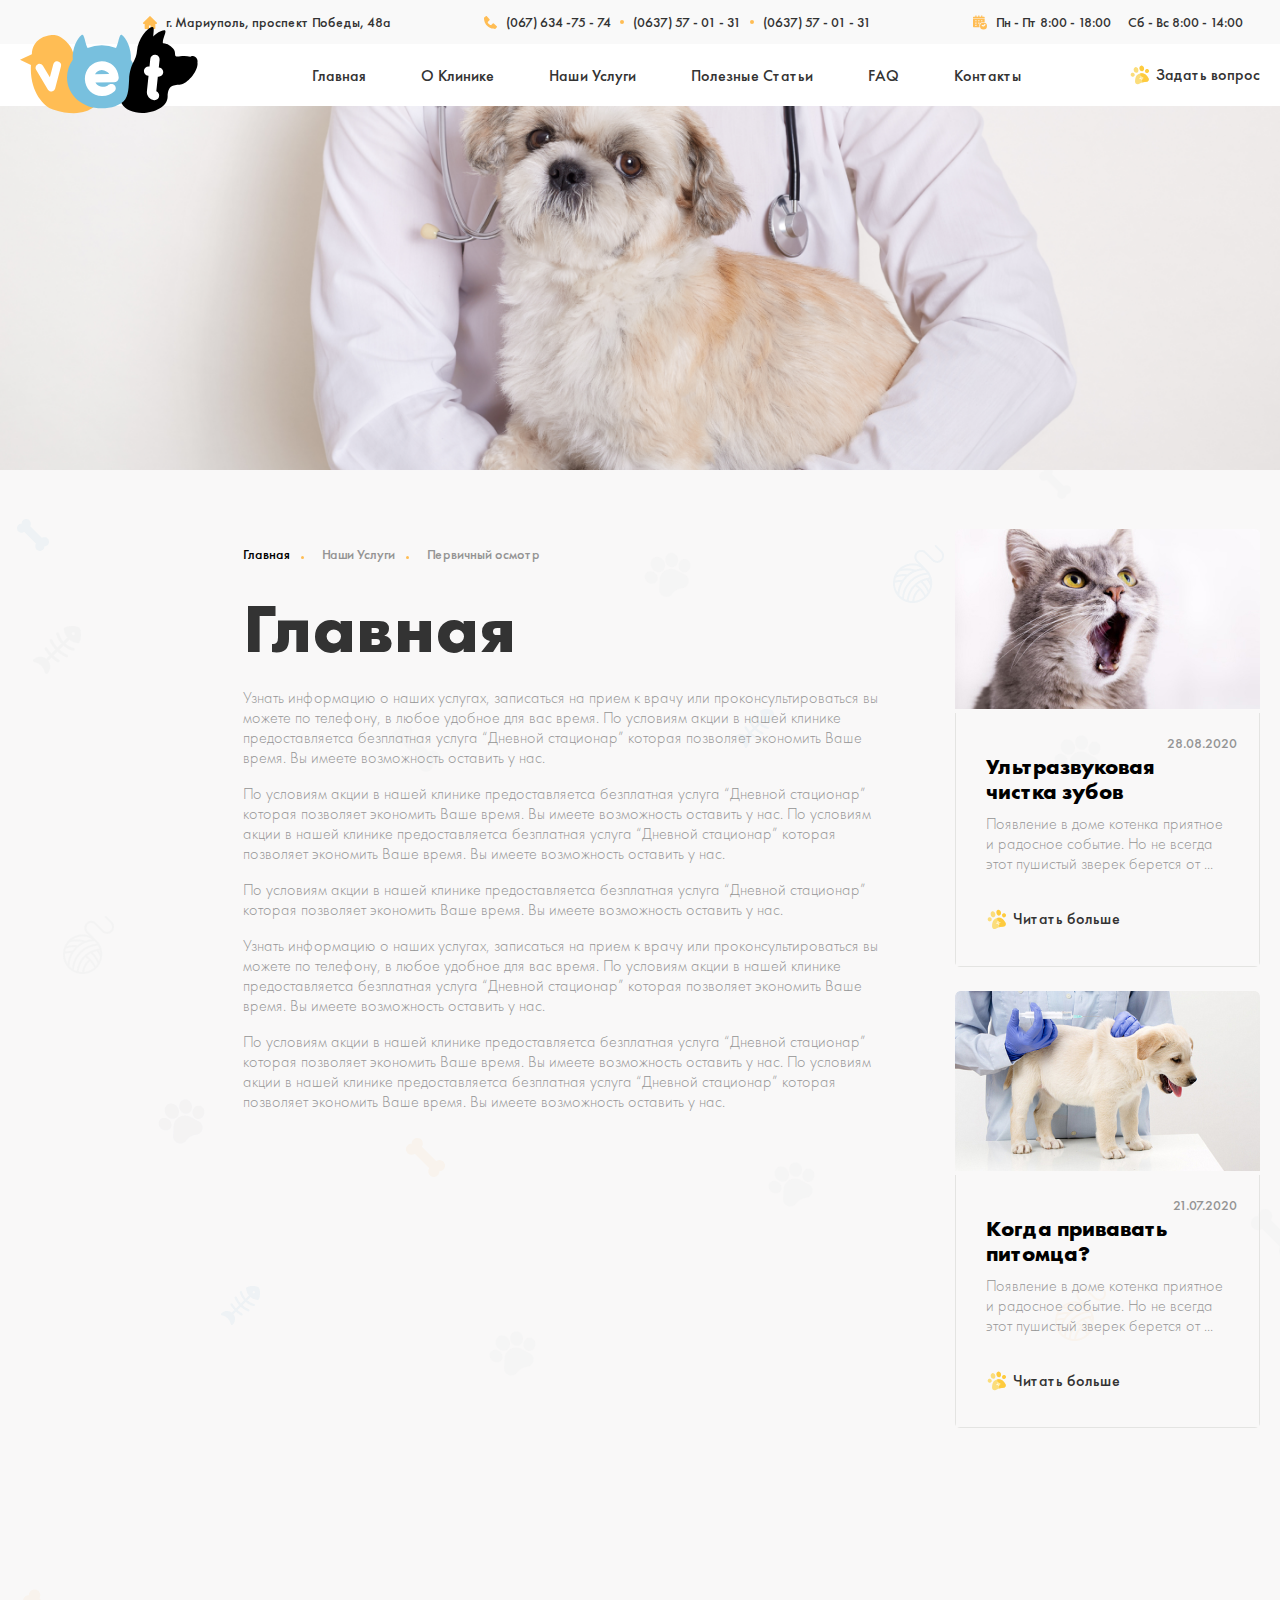
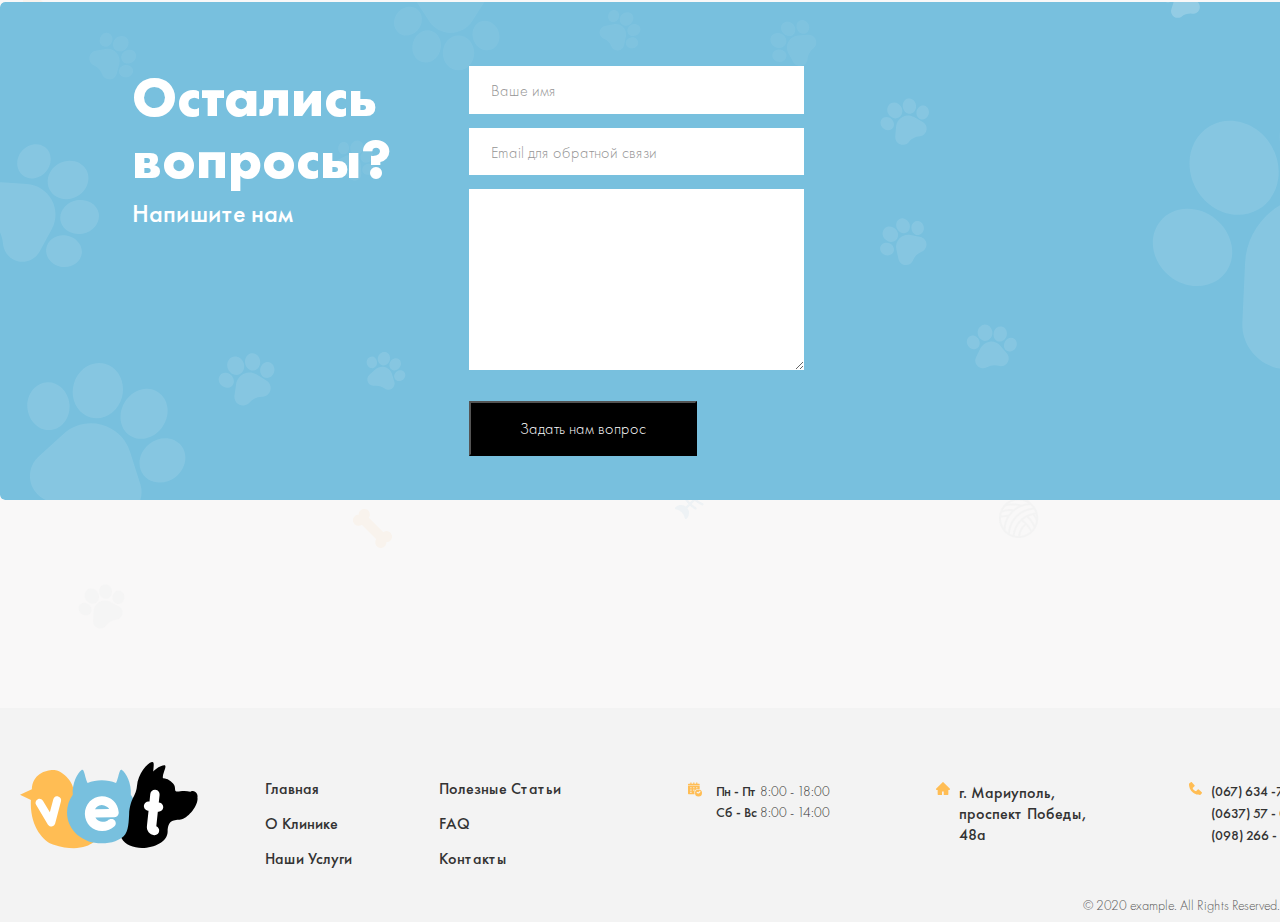
<file: initial-inspection.html>
<!DOCTYPE html>
<html lang="en">
<head>
  <meta charset="UTF-8">
  <meta http-equiv="X-UA-Compatible" content="IE=edge">
  <meta name="viewport" content="width=device-width, initial-scale=1.0">
  <title>inital-inspection</title>
  <link rel="stylesheet" href="./css/normalize.css">
  <link rel="stylesheet" href="./css/main.css">
  <link rel="stylesheet" href="./css/initial-inspection.css">
  
</head>
<body>
  <!-- SITE HEADER START -->
  <header class="site-header">
    <div class="site-header-start">
      <div class="container">
        <div class="site-header-start-wrapper">
          <address class="address">
            <img class="site-header-address-img right" 
            src="./images/home-icon.svg" alt="home-icon" 
            width="14" height="13">
            <p class="site-header-address-title">
              г. Мариуполь, проспект Победы, 48а
            </p>
          </address>
          
          <div class="site-header-address-call">
            <img class="site-header-address-call-img right" src="./images/call-icon.svg" alt="call-icon" width="13" height="13"> 
            <a class="site-header-address-call-link" href="tel:0676347574">(067) 634 -75 - 74</a>
            <img class="dot right" src="./images/dot.svg" alt="dot" width="4" height="4">
            <a class="site-header-address-call-link" href="tel:0637570131">(0637) 57 - 01 - 31</a>
            <img class="dot right" src="./images/dot.svg" alt="dot" width="4" height="4">
            <a class="site-header-address-call-link" href="tel:0982664389">(0637) 57 - 01 - 31</a>
          </div>
          
          <div class="site-header-date-box">
            <img class="site-header-date-calendar right" src="./images/date.svg" 
            alt="date" width="14" height="14">
            <p class="site-header-date-box-title one">Пн - Пт 
              <time datetime="2008-02-14 20:00"> 8:00 - 18:00</time></p>
              <p class="site-header-date-box-title one">Сб - Вс 
                <time datetime="2008-02-14 20:00"> 8:00 - 14:00</time></p>
              </div>
            </div>
          </div>
        </div>
        
        <div class="site-header-end">
          <div class="container">
            <div class="site-header-wrapper">
              <div class="site-header-wrapper-start">
                <a class="site-header-end-log-link" href="./index.html">
                  <svg class="site-header-end-logo" xmlns="http://www.w3.org/2000/svg" width="178" height="87" fill="none"><path fill="#FFBD54" d="M10.95 37.881 0 32.836l11.854-5.474c.337-16.378 16.16-19.929 22.722-19.293 6.563.636 25.654 12.345 17.961 36.262-2.62 8.15-2.002 29.24 28.586 27.292-2.297 4.33-13.082 22.29-48.182 10.864C23.21 79.32 9.344 63.64 10.95 37.881Z"/><path fill="#78C0DE" d="M110.818 32.703c.96-11.6-5.053-22.116-8.576-24.538-3.288-2.26-3.3 7.495-6.227 12.845a36.95 36.95 0 0 0-14.235-2.828A36.936 36.936 0 0 0 67.57 21c-2.922-5.353-2.937-15.095-6.221-12.837-3.52 2.412-9.521 12.921-8.578 24.5-3.622 5.081-5.736 11.166-5.736 17.713 0 17.78 15.556 30.967 34.745 30.967s34.745-13.187 34.745-30.967c0-6.529-2.104-12.6-5.707-17.673Z"/><path fill="#000" d="M109.119 52.411c.898-15.917 6.977-18.117 7.775-27.85C118 11.08 127.285 1.28 131.872.074c4.587-1.204-1.264 12.474 2.847 17.117 8.6-2.981 14.061-.443 18.374 4.223 4.316 4.668-1.317 9.125 7.13 7.93 3.475-.494 7.087-.378 10.11.392.286-.189.595-.35.931-.466 2.378-.824 5.052.662 5.975 3.321a5.513 5.513 0 0 1 .188 2.977c.105.513.149 1.058.116 1.637-.466 8.182-10.549 19.452-16.813 20.273-6.264.822-12.915-.26-13.085 12.273-.225 16.693-37.176 23.3-46.227 6.353 6.624-4.792 7.016-11.538 7.701-23.694Z"/><path fill="#000" d="M136.872 22.14c4.325.382 7.761-1.916 11.106-4.492-1.345-.165-2.831-.176-4.498.014-2.507-4.53 4.754-14.616.794-14.47-3.569.127-12.703 5.018-16.914 13.883 3.056 2.054 5.488 5.283 9.512 5.065Z"/><path fill="#fff" d="M38.142 34.435a3.659 3.659 0 0 0-1.579-.12c-1.547.22-2.854 1.433-3.244 3l-3.47 12.961-6.918-11.498c-.868-1.383-2.474-2.167-4-1.95-.52.075-1 .26-1.43.55-.97.6-1.64 1.501-1.885 2.544a3.777 3.777 0 0 0 .484 2.893l11.702 19.648c.084.169.215.414.443.614a1.073 1.073 0 0 0 .276.223l.104.149.144.109c.052.039.11.08.178.118l.028.194.494.165.151.113 1.12.242.333.063.167-.025c.285.015.496-.015.618-.032.166-.023.384-.055.653-.15l.252-.035.206-.142 1.006-.646.206-.275c.06-.066.147-.162.236-.3.07-.08.13-.172.174-.27l.09-.147.016-.028c.098-.105.176-.227.232-.36.1-.185.18-.407.225-.618l5.848-22.135a3.804 3.804 0 0 0-.336-2.938c-.532-.942-1.439-1.626-2.524-1.916ZM81.579 34.28c-9.318.163-16.82 8.104-16.722 17.72.24 9.687 7.847 17.202 17.32 17.105h.01c4.986-.087 9.022-1.661 12.331-4.81.806-.762 1.245-1.73 1.27-2.8.034-1.375-.627-2.58-1.269-3.262-.69-.79-1.902-1.248-3.256-1.225-1.36.024-2.614.534-3.465 1.401-1.092.82-2.993 1.367-4.877 1.4a9.819 9.819 0 0 1-.78-.017c-1.968-.134-4.203-1.12-5.312-2.344l-.09-.09c-.504-.461-.953-1.115-1.304-1.89l18.592-.324c2.422-.042 4.289-1.547 4.596-3.681.072-.268.085-.561.08-.899l-.01-.4c-.719-9.365-7.917-16.044-17.114-15.883Zm7.64 12.785-14.177.248c.97-1.92 3.116-3.967 6.668-4.227 3.64.256 6.226 2.145 7.509 3.979ZM138.074 49.682c2.535.265 4.897-1.624 5.158-4.125.264-2.546-1.616-4.834-4.194-5.103l-.242-.025.785-7.53c.27-2.587-1.545-4.825-4.132-5.095-2.622-.274-4.887 1.539-5.157 4.126l-.787 7.528-.485-.05c-2.588-.27-4.827 1.545-5.097 4.133a4.646 4.646 0 0 0 4.133 5.096l.485.05-1.635 15.665c-.463 4.418 2.757 8.39 7.177 8.85 2.587.271 4.825-1.543 5.097-4.132.227-2.172-.979-4.099-2.87-4.85l1.52-14.564.244.026Z"/></svg>
                </a>
                <ul class="site-header-end-list">
                  <li class="site-header-end-item">
                    <a class="site-header-end-item-link" href="./index.html">Главная</a>
                  </li>
                  <li class="site-header-end-item">
                    <a class="site-header-end-item-link" href="#">О Клинике</a>
                  </li>
                  <li class="site-header-end-item">
                    <a class="site-header-end-item-link" href="#">Наши Услуги</a>
                  </li>
                  <li class="site-header-end-item">
                    <a class="site-header-end-item-link" href="#">Полезные Статьи</a>
                  </li>
                  <li class="site-header-end-item">
                    <a class="site-header-end-item-link" href="./faq.html">FAQ</a>
                  </li>
                  <li class="site-header-end-item">
                    <a class="site-header-end-item-link" href="./contact.html">Контакты</a>
                  </li>
                </ul>
              </div>
              <div class="site-header-end-question">
                <img class="site-header-end-question-img" src="./images/question.svg" alt="site-header-end-question-img" width="23" height="20">
                <p class="site-header-end-question-title">Задать вопрос</p>
              </div>
            </div>
          </div>
        </div>
      </header>
      <!-- SITE HEADER END -->
      
      <!-- MAIN START -->
      <main class="site-main">
        <!-- HERO SECTION START -->
        <section class="inital-hero-section">
        </section>
        <!-- HERO SECTION END -->
        
        
        <!-- INSPECTION SECTION START -->
        <section class="inspection-section">
          <div class="container">
            <div class="inspection-section-wrapper">
              <div class="inspection-section-start">
                <ul class="tab">
                  <li class="tab__item tab__item--active">
                    <a class="tab__link" href="#panel1">Главная</a>
                  </li>
                  <li class="tab__item">
                    <a class="tab__link" href="#panel2">Наши Услуги</a>
                  </li>
                  <li class="tab__item">
                    <a class="tab__link" href="#panel3">Первичный осмотр</a>
                  </li>
                </ul>
                
                <ul class="panel">
                  <li class="panel__item panel__item--active" id="panel1">
                    <h2 class="panel__item-title">Главная</h2>
                    <p class="panel__item-subtitle">
                      Узнать информацию о наших услугах, записаться на прием к врачу или проконсультироваться вы можете по телефону, в любое удобное для вас время. По условиям акции в нашей клинике предоставляетса безплатная услуга “Дневной стационар” которая позволяет экономить Ваше время. Вы имеете возможность оставить у нас.
                    </p>
                    
                    <p class="panel__item-subtitle">
                      По условиям акции в нашей клинике предоставляетса безплатная услуга “Дневной стационар” которая позволяет экономить Ваше время. Вы имеете возможность оставить у нас. По условиям акции в нашей клинике предоставляетса безплатная услуга “Дневной стационар” которая позволяет экономить Ваше время. Вы имеете возможность оставить у нас.
                    </p>
                    
                    <p class="panel__item-subtitle">
                      По условиям акции в нашей клинике предоставляетса безплатная услуга “Дневной стационар” которая позволяет экономить Ваше время. Вы имеете возможность оставить у нас.
                    </p>
                    
                    <p class="panel__item-subtitle">
                      Узнать информацию о наших услугах, записаться на прием к врачу или проконсультироваться вы можете по телефону, в любое удобное для вас время. По условиям акции в нашей клинике предоставляетса безплатная услуга “Дневной стационар” которая позволяет экономить Ваше время. Вы имеете возможность оставить у нас.
                    </p>
                    
                    <p class="panel__item-subtitle">
                      По условиям акции в нашей клинике предоставляетса безплатная услуга “Дневной стационар” которая позволяет экономить Ваше время. Вы имеете возможность оставить у нас. По условиям акции в нашей клинике предоставляетса безплатная услуга “Дневной стационар” которая позволяет экономить Ваше время. Вы имеете возможность оставить у нас.
                    </p>
                  </li>
                  <li class="panel__item" id="panel2">
                    <h2 class="panel__item-title">Наши <span class="panel__item-title-span">Услуги </span></h2>
                    <p class="panel__item-subtitle">
                      Узнать информацию о наших услугах, записаться на прием к врачу или проконсультироваться вы можете по телефону, в любое удобное для вас время. По условиям акции в нашей клинике предоставляетса безплатная услуга “Дневной стационар” которая позволяет экономить Ваше время. Вы имеете возможность оставить у нас.
                    </p>
                    
                    <p class="panel__item-subtitle">
                      По условиям акции в нашей клинике предоставляетса безплатная услуга “Дневной стационар” которая позволяет экономить Ваше время. Вы имеете возможность оставить у нас. По условиям акции в нашей клинике предоставляетса безплатная услуга “Дневной стационар” которая позволяет экономить Ваше время. Вы имеете возможность оставить у нас.
                    </p>
                    
                    <p class="panel__item-subtitle">
                      По условиям акции в нашей клинике предоставляетса безплатная услуга “Дневной стационар” которая позволяет экономить Ваше время. Вы имеете возможность оставить у нас.
                    </p>
                    
                    <p class="panel__item-subtitle">
                      Узнать информацию о наших услугах, записаться на прием к врачу или проконсультироваться вы можете по телефону, в любое удобное для вас время. По условиям акции в нашей клинике предоставляетса безплатная услуга “Дневной стационар” которая позволяет экономить Ваше время. Вы имеете возможность оставить у нас.
                    </p>
                    
                    <p class="panel__item-subtitle">
                      По условиям акции в нашей клинике предоставляетса безплатная услуга “Дневной стационар” которая позволяет экономить Ваше время. Вы имеете возможность оставить у нас. По условиям акции в нашей клинике предоставляетса безплатная услуга “Дневной стационар” которая позволяет экономить Ваше время. Вы имеете возможность оставить у нас.
                    </p>
                  </li>
                  <li class="panel__item" id="panel3">
                    <h2 class="panel__item-title">Первичный <span class="panel__item-title-span">осмотр</span></h2>
                    <p class="panel__item-subtitle">
                      Узнать информацию о наших услугах, записаться на прием к врачу или проконсультироваться вы можете по телефону, в любое удобное для вас время. По условиям акции в нашей клинике предоставляетса безплатная услуга “Дневной стационар” которая позволяет экономить Ваше время. Вы имеете возможность оставить у нас.
                    </p>
                    
                    <p class="panel__item-subtitle">
                      По условиям акции в нашей клинике предоставляетса безплатная услуга “Дневной стационар” которая позволяет экономить Ваше время. Вы имеете возможность оставить у нас. По условиям акции в нашей клинике предоставляетса безплатная услуга “Дневной стационар” которая позволяет экономить Ваше время. Вы имеете возможность оставить у нас.
                    </p>
                    
                    <p class="panel__item-subtitle">
                      По условиям акции в нашей клинике предоставляетса безплатная услуга “Дневной стационар” которая позволяет экономить Ваше время. Вы имеете возможность оставить у нас.
                    </p>
                    
                    <p class="panel__item-subtitle">
                      Узнать информацию о наших услугах, записаться на прием к врачу или проконсультироваться вы можете по телефону, в любое удобное для вас время. По условиям акции в нашей клинике предоставляетса безплатная услуга “Дневной стационар” которая позволяет экономить Ваше время. Вы имеете возможность оставить у нас.
                    </p>
                    
                    <p class="panel__item-subtitle">
                      По условиям акции в нашей клинике предоставляетса безплатная услуга “Дневной стационар” которая позволяет экономить Ваше время. Вы имеете возможность оставить у нас. По условиям акции в нашей клинике предоставляетса безплатная услуга “Дневной стационар” которая позволяет экономить Ваше время. Вы имеете возможность оставить у нас.
                    </p>
                  </li>
                </ul>
              </div>
              <div class="inspection-section-end">
                
                
                <ul class="useful-section-list">
                  <li class="useful-section-item-tooth">
                    <img class="useful-section-item-tooth-img" src="./images/pishak.jpg" alt="pishak" width="305" height="180">
                    <div class="useful-section-item-tooth-box">
                      <p class="useful-section-item-tooth-date"> <time datetime="2008-02-14 20:00">28.08.2020</time></p>
                      <h3 class="useful-section-item-tooth-title">Ультразвуковая чистка зубов</h3>
                      <p class="useful-section-item-tooth-subtitle">Появление в доме котенка приятное и радосное событие. Но не всегда этот пушистый зверек берется от ...</p>
                      <div class="site-header-end-question">
                        <img class="site-header-end-question-img" src="./images/question.svg" alt="site-header-end-question-img" width="23" height="20">
                        <p class="site-header-end-question-title">Читать больше</p>
                      </div>
                    </div>
                  </li>
                  
                  <li class="useful-section-item-tooth">
                    <img class="useful-section-item-tooth-img" 
                    src="./images/vaccination.jpg" alt="" width="305" height="180">
                    <div class="useful-section-item-tooth-box">
                      <p class="useful-section-item-tooth-date"> <time datetime="2008-02-14 20:00">21.07.2020</time></p>
                      <h3 class="useful-section-item-tooth-title">
                        Когда привавать питомца?</h3>
                        <p class="useful-section-item-tooth-subtitle">
                          Появление в доме котенка приятное и радосное событие. Но не всегда этот пушистый зверек берется от ...</p>
                          <div class="site-header-end-question">
                            <img class="site-header-end-question-img" src="./images/question.svg" alt="site-header-end-question-img" width="23" height="20">
                            <p class="site-header-end-question-title">Читать больше</p>
                          </div>
                        </div>
                      </li>
                    </ul>
                  </div>
                </div>
              </div>
            </section>
            <!-- INSPECTION SECTION START -->
            
            <!-- HAVE QUESTIONS SECTION START -->
            <section class="have-questions">
              <div class="container">
                <div class="have-questions-wrapper">
                  <div class="have-questions-start">
                    <h2 class="have-questions-start-title">Остались вопросы?</h2>
                    <p class="have-questions-start-subtitle">Напишите нам</p>
                  </div>
                  
                  <div class="have-questions-end">
                    <form action="https://echo.htmlacademy.ru/" method="get">
                      <div class="input-box">
                        <input class="input-name" type="text" required aria-label="ismingizni kiriting" minlength="2" maxlength="100" placeholder="Ваше имя" name="name">
                      </div>
                      
                      <div class="input-box">
                        <input class="input-email" type="email" required aria-label="ismingizni kiriting" minlength="2" maxlength="100" placeholder="Email для обратной связи" name="name">
                      </div>
                      <div class="input-box">
                        <textarea class="textarea" name="comment" minlength="3" maxlength="100" placeholder="Опишите Ваш вопрос.">
                        </textarea>
                      </div>
                      <button class="have-questions-end-btn" type="submit">Задать нам вопрос</button>
                    </form>
                  </div>
                </div>
              </div>
            </section>
            <!-- HAVE QUESTIONS SECTION END -->
            
            <!-- SITE FOOTER START -->
            <footer class="site-footer">
              <div class="container">
                <div class="site-footer-wrapper">
                  <a class="site-footer-link-logo" href="./index.html">
                    <svg class="site-footer-logo" width="178" height="87" viewBox="0 0 178 87" fill="none"
                    xmlns="http://www.w3.org/2000/svg">
                    <path
                    d="M10.95 37.8814L0 32.8363L11.8544 27.3617C12.1905 10.9838 28.0139 7.43341 34.5763 8.06898C41.1387 8.70528 60.2298 20.4143 52.5373 44.3313C49.9161 52.4819 50.5349 73.5703 81.1231 71.6227C78.8256 75.9526 68.0414 93.9121 32.9413 82.4872C23.2099 79.3196 9.34357 63.6387 10.95 37.8814Z"
                    fill="#FFBD54" />
                    <path
                    d="M110.818 32.7034C111.778 21.1025 105.765 10.5871 102.242 8.16466C98.9545 5.90511 98.9428 15.66 96.0155 21.0104C91.6696 19.1994 86.8546 18.1825 81.7803 18.1825C76.7155 18.1825 71.9086 19.195 67.5699 21.0002C64.6478 15.6468 64.6332 5.90511 61.3487 8.1632C57.8289 10.5754 51.8276 21.0842 52.7714 32.6625C49.1487 37.7441 47.0345 43.8294 47.0345 50.3758C47.0345 68.1563 62.5913 81.3432 81.7796 81.3432C100.969 81.3432 116.525 68.1563 116.525 50.3758C116.525 43.847 114.421 37.7769 110.818 32.7034Z"
                    fill="#78C0DE" />
                    <path
                    d="M109.119 52.411C110.017 36.4941 116.096 34.2937 116.894 24.5601C118 11.0817 127.285 1.28155 131.872 0.0747093C136.459 -1.12921 130.608 12.5493 134.719 17.1919C143.319 14.2106 148.78 16.7492 153.093 21.4151C157.409 26.0825 151.776 30.5395 160.223 29.3444C163.698 28.8513 167.31 28.9674 170.333 29.7374C170.619 29.5482 170.928 29.3867 171.264 29.2706C173.642 28.4473 176.316 29.9325 177.239 32.5923C177.587 33.5997 177.632 34.6305 177.427 35.5685C177.532 36.0821 177.576 36.6271 177.543 37.2064C177.077 45.3884 166.994 56.6577 160.73 57.4788C154.466 58.3014 147.815 57.2194 147.645 69.7525C147.42 86.4453 110.469 93.0515 101.418 76.1045C108.042 71.3129 108.434 64.5672 109.119 52.411Z"
                    fill="black" />
                    <path
                    d="M136.872 22.1398C141.197 22.5219 144.633 20.2244 147.978 17.6485C146.633 17.4827 145.147 17.4724 143.48 17.6624C140.973 13.1316 148.234 3.0458 144.274 3.19191C140.705 3.31902 131.571 8.20997 127.36 17.075C130.416 19.1286 132.848 22.3575 136.872 22.1398Z"
                    fill="black" />
                    <path
                    d="M38.1417 34.4355C37.6252 34.2806 37.0926 34.239 36.563 34.3149C35.0164 34.5356 33.7095 35.7482 33.3187 37.3145L29.8494 50.2764L22.9312 38.7785C22.0633 37.3949 20.4569 36.611 18.9315 36.8287C18.4113 36.9032 17.9307 37.0873 17.5018 37.3781C16.5309 37.9771 15.8618 38.8793 15.6156 39.9225C15.3789 40.9146 15.5571 41.9498 16.0999 42.8147L27.8024 62.4625C27.8864 62.632 28.0172 62.8774 28.2451 63.0769C28.3247 63.166 28.4168 63.239 28.5205 63.2975C28.5205 63.299 28.5205 63.299 28.5212 63.2997L28.625 63.4487L28.7689 63.5576C28.8208 63.597 28.8799 63.6387 28.9471 63.6759L28.9749 63.8702L29.4688 64.0353L29.62 64.1478L30.7399 64.3897L31.073 64.4525L31.2396 64.4284C31.5245 64.443 31.7356 64.413 31.8576 64.3962C32.0242 64.3728 32.2419 64.3414 32.5114 64.2465L32.7635 64.2107L32.9695 64.0689L33.9747 63.4232L34.1807 63.1485C34.2406 63.082 34.3275 62.9863 34.4167 62.8489C34.4868 62.7671 34.5467 62.6765 34.5913 62.5779C34.6212 62.5304 34.6519 62.4815 34.6804 62.4311C34.6862 62.4216 34.6921 62.4128 34.6972 62.4033C34.7951 62.2981 34.8733 62.1761 34.9288 62.0439C35.0281 61.8576 35.1085 61.6363 35.1538 61.4251L41.0017 39.2899C41.2881 38.2825 41.169 37.2385 40.6664 36.3517C40.1339 35.41 39.2272 34.7262 38.1417 34.4355Z"
                    fill="white" />
                    <path
                    d="M81.5787 34.2806C72.2607 34.4435 64.7588 42.3837 64.8567 51.9998C65.0963 61.6874 72.7042 69.2017 82.177 69.1053H82.1872C87.1732 69.0176 91.2086 67.444 94.518 64.2947C95.3237 63.5335 95.7635 62.5648 95.7884 61.4945C95.822 60.1197 95.1608 58.915 94.5194 58.2334C93.8291 57.4423 92.6171 56.9849 91.2634 57.0083C89.9039 57.0324 88.6488 57.5416 87.7978 58.4095C86.7056 59.2292 84.8055 59.7763 82.9214 59.8099C82.6555 59.8143 82.3925 59.8077 82.1405 59.7917C80.1731 59.658 77.9384 58.6725 76.8295 57.4481L76.7396 57.3575C76.2348 56.8966 75.7863 56.2427 75.4349 55.4684L94.0271 55.144C96.4488 55.1016 98.316 53.5967 98.6228 51.4628C98.6952 51.1947 98.7083 50.9018 98.7025 50.5643L98.693 50.1632C97.9741 40.7992 90.7762 34.1199 81.5787 34.2806ZM89.2187 47.065L75.0419 47.3126C76.012 45.3935 78.1583 43.3458 81.7102 43.0858C85.3505 43.3422 87.9358 45.2306 89.2187 47.065Z"
                    fill="white" />
                    <path
                    d="M138.074 49.6825C140.609 49.9469 142.971 48.0578 143.232 45.5572C143.496 43.0112 141.616 40.7232 139.038 40.4544L138.796 40.4288L139.581 32.8999C139.851 30.3123 138.036 28.074 135.449 27.8037C132.827 27.5297 130.562 29.3429 130.292 31.9297L129.505 39.4579L129.02 39.4075C126.432 39.1379 124.193 40.9526 123.923 43.5409C123.658 46.0846 125.511 48.3704 128.056 48.6371L128.541 48.6875L126.906 64.3517C126.443 68.7699 129.663 72.7411 134.083 73.2028C136.67 73.4731 138.908 71.6592 139.18 69.0702C139.407 66.8976 138.201 64.9711 136.31 64.2202L137.83 49.6562L138.074 49.6825Z"
                    fill="white" />
                  </svg>
                </a>
                <ul class="site-footer-list">
                  <li class="site-footer-item">
                    <a class="site-footer-link" href="#">Главная</a>
                    <a class="site-footer-link" href="#">О Клинике</a>
                    <a class="site-footer-link" href="#">Наши Услуги</a>
                  </li>
                  <li class="site-footer-item">
                    <a class="site-footer-link" href="#">Полезные Статьи</a>
                    <a class="site-footer-link" href="#">FAQ</a>
                    <a class="site-footer-link" href="#">Контакты</a>
                  </li>
                </ul>
                <div class="site-footer-times">
                  <img class="footer-time-img" src="./images/date.svg" alt="kalendar">
                  <div class="footer-times">
                    <p class="footer-time">Пн - Пт <time datetime="2023-03-03 14:00">8:00 - 18:00</time></p>
                    <p class="footer-time">Сб - Вс <time datetime="2023-03-03 14:00">8:00 - 14:00</time></p>
                  </div>
                </div>
                <div class="site-footer-address">
                  <img class="footer-address-img" src="./images/home-icon.svg" alt="home">
                  <address class="footer-addrees">г. Мариуполь, проспект Победы, 48а</address>
                </div>
                <div class="site-footer-tel">
                  <img class="footer-tel-img" src="./images/call-icon.svg" alt="phone">
                  <div class="count">
                    <a class="phone-numbers" href="tel:067634-75-74">(067) 634 -75 - 74</a>
                    <a class="phone-numbers" href="tel:063757-01-31">(0637) 57 - 01 - 31</a>
                    <a class="phone-numbers" href="tel:098266-43-89">(098) 266 - 43 - 89</a>
                  </div>
                </div>
                <p class="bottom">© 2020 example. All Rights Reserved.</p>
              </div>
            </div>
          </footer>
          <!-- SITE FOOTER END -->
        </main>
        <script src="./js/main.js"></script>
        <!-- MAIN END -->
      </body>
      </html>
</file>
<file: css/main.css>
@font-face {
  font-family: "Futura PT";
  font-style: normal;
  font-weight: 700;
  src: local(""), url("../fonts/FuturaPT-Bold.woff") format("woff"),
  /* Chrome 26+, Opera 23+, Firefox 39+ */ url("../fonts/FuturaPT-Bold.woff2")
  format("woff2"); /* Chrome 6+, Firefox 3.6+, IE 9+, Safari 5.1+ */
}

@font-face {
  font-family: "Futura PT";
  font-style: normal;
  font-weight: 400;
  src: local(""), url("../fonts/FuturaPT-Light.woff") format("woff"),
  /* Chrome 26+, Opera 23+, Firefox 39+ */
  url("../fonts/FuturaPT-Light.woff2") format("woff2"); /* Chrome 6+, Firefox 3.6+, IE 9+, Safari 5.1+ */
}

@font-face {
  font-family: "Futura PT";
  font-style: normal;
  font-weight: 500;
  src: local(""), url("../fonts/FuturaPT-Medium.woff") format("woff"),
  /* Chrome 26+, Opera 23+, Firefox 39+ */
  url("../fonts/FuturaPT-Medium.woff2") format("woff2"); /* Chrome 6+, Firefox 3.6+, IE 9+, Safari 5.1+ */
}

:root {
  --header-bg-color: #fff;
  --main-bg-color: #f9f9f9;
  --main-text-color: #333333;
  --main-desc-color: #949494;
  --main-active-color: #ffbd54;
}

/* GENERAL */
html {
  box-sizing: border-box;
  height: 100%;
  scroll-behavior: smooth;
}

*,
*::before,
*::after {
  box-sizing: inherit;
}

body {
  display: flex;
  flex-direction: column;
  height: 100%;
  margin: 0;
  font-family: "Futura PT";
  font-weight: 500;
  background-color: #f9f8f8;
  background-image: url(../images/bg_image_body.png);
}

img {
  max-width: 100%;
  height: auto;
}

.visually-hidden {
  position: absolute;
  width: 1px;
  height: 1px;
  margin: -1px;
  border: 0;
  padding: 0;
  clip: rect(0 0 0 0);
  overflow: hidden;
}

/* CONTAINER */
.container {
  max-width: 1350px;
  margin-right: auto;
  margin-left: auto;
  padding-right: 20px;
  padding-left: 20px;
}

.site-header {
  width: 100%;
  position: fixed;
  top: 0;
  z-index: 99;
}

ul,
ol,
li {
  list-style: none;
  padding-left: 0;
}

a {
  text-decoration: none;
}

/* ******* SITE HEADER STYLE START ****** */

.site-header-start {
  padding-top: 13px;
  padding-bottom: 13px;
  background-color: var(--main-bg-color);
  backdrop-filter: blur(10px);
}

.site-header-start-wrapper {
  width: 1117px;
  display: flex;
  align-items: center;
  justify-content: space-between;
  margin-left: auto;
}
.address {
  display: flex;
  align-items: center;
}
.right {
  margin-right: 9px;
}
.site-header-address-title {
  font-style: normal;
  font-size: 14px;
  line-height: 18px;
  display: flex;
  align-items: center;
  color: var(--main-text-color);
  margin-top: 0;
  margin-bottom: 0;
}

.site-header-address-call {
  display: flex;
  align-items: center;
}

.site-header-address-call-link {
  font-weight: 500;
  font-size: 14px;
  line-height: 18px;
  color: var(--main-text-color);
  margin-right: 9px;
  margin-top: 0;
  margin-bottom: 0;
}

.site-header-address-call-link:hover {
  color: var(--main-active-color);
}

.site-header-address-call-link:active {
  color: var(--main-active-color);
  opacity: 0.6;
}

.site-header-date-box {
  display: flex;
  align-items: center;
}

.site-header-date-box-title {
  font-weight: 500;
  font-size: 14px;
  line-height: 18px;
  color: var(--main-text-color);
  margin-top: 0;
  margin-bottom: 0;
}

.one {
  margin-right: 17px;
}

.site-header-end {
  position: relative;
  background-color: var(--header-bg-color);
  padding-top: 20px;
  padding-bottom: 20px;
}

.site-header-wrapper {
  display: flex;
  align-items: center;
  justify-content: space-between;
  position: relative;
}

.site-header-wrapper-start {
  display: flex;
  align-items: center;
}

.site-header-end-log-link {
  margin-right: 292px;
}

.site-header-end-logo {
  position: absolute;
  top: -37px;
}

.site-header-end-logo:hover {
  opacity: 0.8;
}

.site-header-end-logo:active {
  opacity: 0.6;
}

.site-header-end-list {
  display: flex;
  align-items: center;
  gap: 55px;
  margin: 0;
}

.site-header-end-item-link {
  position: relative;
  font-size: 16px;
  line-height: 21px;
  color: var(--main-text-color);
}

.site-header-end-item-link:focus:before{
  position: absolute;
  /* display: none; */
  content: url(../images/baliqcha.svg);
  left: -30px;
}

.site-header-end-item-link:hover {
  background-image: linear-gradient(transparent, transparent, #f4ffad, transparent);
}

.site-header-end-item-link:active {
  background-image: linear-gradient(transparent, transparent, #f4ffad, transparent);
  opacity: 0.5;
}

.site-header-end-question {
  display: flex;
  cursor: pointer;
}

.site-header-end-question:active {
  opacity: 0.5;
}

.site-header-end-question:hover .site-header-end-question-title {
  background-image: linear-gradient(transparent, transparent, #f4ffad, transparent);
}

.site-header-end-question-img {
  margin-right: 4px;
}

.site-header-end-question-title {
  margin: 0;
  font-size: 16px;
  line-height: 21px;
  text-align: right;
  color: var(--main-text-color);
}

/* ******* SITE HEADER STYLE END ****** */

/* ***** SITE MAIN START **** */
/* ****** HERO SECTION START ***** */

.hero-section {
  padding-top: 153px;
  padding-bottom: 311px;
  background-image: url(../images/hero-start-bg.png),
  url(../images/hero-end-bg.png);
  background-repeat: no-repeat;
  background-position: calc(50% - 490px) calc(50% - 140px),
  calc(50% + 680px) calc(50% + 140px);
}

.hero-section-start {
  width: 100%;
  max-width: 608px;
  margin-left: auto;
}
.hero-section-title {
  width: 100%;
  max-width: 608px;
  margin-top: 0;
  margin-bottom: 29px;
  font-weight: 700;
  font-size: 70px;
  line-height: 64px;
  color: var(--main-text-color);
}

.hero-section-title-span {
  color: #78c0de;
}
.hero-section-subtitle {
  margin-top: 0;
  margin-bottom: 38px;
  width: 100%;
  max-width: 495px;
  font-weight: 400;
  font-size: 16px;
  line-height: 21px;
  color: var(--main-desc-color);
}
.hero-section-btn {
  padding: 16px 48px;
  font-size: 16px;
  line-height: 21px;
  color: var(--header-bg-color);
  background-color: var(--main-text-color);
  border-radius: 3px;
}

.hero-section-btn:hover {
  background: #333333cc;
}

.hero-section-btn:active {
  background: #33333399;
}
/* ****** HERO SECTION END ***** */

/* ******* VETERINAR SECTION START ***** */
.veterinar-section {
  padding-bottom: 191px;
}

.veterinar-section-wrapper {
  position: relative;
  width: 100%;
  display: flex;
  align-items: center;
  justify-content: center;
  flex-direction: column;
}

.veterinar-section-wrapper::before {
  position: absolute;
  left: 190px;
  top: 10px;
  content: "";
  display: block;
  width: 142px;
  height: 128px;
  background-image: url(../images/veterinar-left-img.svg);
  background-repeat: no-repeat;
}

.veterinar-section-wrapper::after {
  position: absolute;
  right: 120px;
  top: 10px;
  content: "";
  display: block;
  width: 142px;
  height: 128px;
  background-image: url(../images/veterinar-right-img.svg);
  background-repeat: no-repeat;
}

.veterinar-section-title {
  width: 100%;
  max-width: 753px;
  margin: 0;
  font-weight: 400;
  font-size: 20px;
  line-height: 26px;
  text-align: center;
  color: var(--main-desc-color);
}
.veterinar-section-title::before {
  content: "";
  display: block;
  width: 140px;
  height: 1px;
  background-color: #dbdbdb;
  margin: auto;
  margin-bottom: 43px;
}

.veterinar-section-title::after {
  content: "";
  display: block;
  width: 140px;
  height: 1px;
  background-color: #dbdbdb;
  margin: auto;
  margin-top: 35px;
  margin-bottom: 35px;
}
.veterinar-section-desc {
  margin: 0;
  font-size: 20px;
  line-height: 26px;
  color: var(--main-text-color);
}
/* ******* VETERINAR SECTION END ***** */

/* ***** OUR SERVICES START **** */
.our-services {
  padding-bottom: 235px;
}

.our-services-title {
  margin-top: 0;
  margin-bottom: 80px;
  font-weight: 700;
  font-size: 48px;
  line-height: 54px;
  text-align: center;
  color: var(--main-text-color);
}

.our-services-wrapper {
  display: flex;
  align-items: center;
  justify-content: space-between;
}

.arrow-left {
  width: 50px;
  height: 50px;
  padding: 12px 18px;
  background-color: transparent;
  cursor: pointer;
  margin-right: 30px;
}

.arrow-left:last-child {
  margin-left: 30px;
}

.arrow-left:hover {
  width: 50px;
  height: 50px;
  padding: 12px 18px;
  background-color: var(--header-bg-color);
}

.arrow-left:active {
  width: 50px;
  height: 50px;
  padding: 12px 18px;
  background-color: #fdfdfd;
}

.our-services-list {
  display: flex;
  width: 100%;
  justify-content: space-between;
  /* align-items: center; */
  gap: 13px;
  margin: 0;
}
.our-services-item {
  width: 100%;
  max-width: 193px;
  height: 100%;
  min-height: 201px;
  display: flex;
  align-items: center;
  justify-content: center;
  flex-direction: column;
  padding: 30px 32px 28px 35px;
  background-color: var(--header-bg-color);
  border: 1px solid #f3f3f3;
  border-radius: 5px;
}

.padding {
  height: 215px;
  padding-bottom: 43px;
  border-radius: 5px 5px 0px 0px;
  border: none;
}

.our-services-item-img {
  margin-bottom: 22px;
}
.our-services-item-title {
  width: 100%;
  max-width: 126px;
  margin: 0;
  font-weight: 500;
  font-size: 18px;
  line-height: 22px;
  text-align: center;
  color: var(--main-text-color);
}

.our-services-bottom {
  display: flex;
  align-items: center;
  justify-content: space-between;
  padding: 42px 105px 41px 35px;
  margin-left: 80px;
  margin-right: 110px;
  background-color: var(--header-bg-color);
  border-radius: 0px 5px 5px 5px;
}

.our-services-bottom-img {
  border-radius: 5px;
  margin-right: 40px;
}

.our-services-bottom-left-title {
  margin-top: 0;
  margin-bottom: 18px;
  font-size: 36px;
  line-height: 20px;
  color: var(--main-text-color);
}
.our-services-bottom-left-subtitle {
  width: 100%;
  max-width: 492px;
  margin-top: 0;
  margin-bottom: 9px;
  font-weight: 400;
  font-size: 16px;
  line-height: 20px;
  color: var(--main-desc-color);
}
.subtitle2 {
  margin-bottom: 34px;
}

.our-services-bottom-left-btn-box {
  display: flex;
  align-items: center;
  /* margin-top: 30px; */
  gap: 21px;
}
.our-services-bottom-left-price {
  display: flex;
  align-items: center;
  padding: 16px 30px;
  background-color: var(--main-active-color);
  border-radius: 3px;
}

.our-services-bottom-left-price:hover {
  background-color: #ffbd54cc;
}

.our-services-bottom-left-price:active {
  background-color: #ffbd5499;
}
.our-services-bottom-left-price-img {
  width: 21px;
  height: 21px;
  margin-right: 6px;
}
.our-services-bottom-left-price-title {
  margin: 0;
  font-size: 16px;
  line-height: 21px;
  color: var(--header-bg-color);
}
.our-services-bottom-left-docx {
  display: flex;
  align-items: center;
  padding: 16px 30px;
  border-radius: 3px;
  background-color: var(--main-text-color);
}

.our-services-bottom-left-docx:hover {
  background-color: #333333cc;
}

.our-services-bottom-left-docx:active {
  background-color: #33333399;
}
.our-services-bottom-left-docx-img {
  width: 21px;
  height: 21px;
  margin-right: 6px;
}
.our-services-bottom-left-docx-title {
  margin: 0;
  font-size: 16px;
  line-height: 21px;
  color: var(--header-bg-color);
}
/* ***** OUR SERVICES END **** */

/******* NEWS SECTION START *******/
.new-section {
  padding-top: 90px;
  padding-bottom: 88px;
  background-color: #dbdbdb;
  background-image: url(../images/news-section-bg.svg);
  background-repeat: no-repeat;
  background-size: 100%;
  margin-bottom: 216px;
  border-radius: 5px;
}

.new-section-wrapper {
  position: relative;
  display: flex;
  flex-direction: column;
  align-items: flex-start;
  padding-left: 178px;
}

.new-section-wrapper::after {
  position: absolute;
  content: url(../images/dog.png);
  top: -222px;
  left: 673px;
}

.new-section-title {
  margin-top: 0;
  margin-bottom: 32px;
  font-weight: 700;
  font-size: 48px;
  line-height: 20px;
  color: var(--header-bg-color);
}

.new-section-form {
  display: flex;
  align-items: center;
}

.new-section-inp {
  width: 355px;
  margin-right: 21px;
  padding: 18px 10px 12px 22px;
  background-color: var(--header-bg-color);
  border-radius: 5px;
  font-size: 16px;
  line-height: 20px;
  border: 2px solid transparent;
  outline: none;
  color: var(--main-text-color);
}

.new-section-inp:invalid:not(:placeholder-shown) {
  border: 2px solid #ff0000;
}

.new-section-inp:valid:not(:placeholder-shown) {
  border: 2px solid #008000;
}

.new-section-inp:placeholder-shown {
  font-size: 16px;
  line-height: 20px;
  color: var(--main-desc-color);
}

.new-section-btn {
  padding: 18px 53px 12px 51px;
  font-weight: 500;
  font-size: 16px;
  line-height: 21px;
  color: var(--header-bg-color);
  background-color: var(--main-text-color);
  border-radius: 3px;
  border: none;
}

.new-section-btn:hover {
  opacity: 0.8;
}

.new-section-btn:active {
  opacity: 0.6;
}

/******* NEWS SECTION END *********/

/* ***** USEFUL SECTION START ***** */


.useful-section {
  padding-bottom: 265px;
}

.useful-section-list{
  display: flex;
  align-items: center;
  gap: 24px;
  margin: 0;
}

.useful-section-title {
  margin-top: 0;
  margin-bottom: 80px;
  font-weight: 700;
  font-size: 48px;
  line-height: 20px;
  color: var(--main-text-color);
  text-align: center;
}

.useful-section-item-tooth-img{
  border-radius: 5px 5px 0px 0px;
  /* border: none; */
  margin: 0;
  
}

.useful-section-item-tooth {
  border-radius: 5px;
  overflow: hidden;
  /* border: 1px solid #E4E4E2; */
  margin: 0;
}

.useful-section-item-tooth-box {
  padding: 21px 22px 35px 30px;
  border: 1px solid #E4E4E2;
  border-top: none;
  overflow: hidden;
}
.useful-section-item-tooth-date {
  margin-top: 0;
  margin-bottom: 2px;
  font-size: 14px;
  line-height: 18px;
  color: var(--main-desc-color);
  text-align: right;
  
}

.useful-section-item-tooth-title {
  width: 100%;
  max-width: 182px;
  margin-top: 0;
  margin-bottom: 10px;
  font-weight: 700;
  font-size: 22px;
  line-height: 25px;
  color: #000000;
}
.useful-section-item-tooth-subtitle {
  width: 100%;
  max-width: 244px;
  margin-top: 0;
  margin-bottom: 34px;
  font-weight: 400;
  font-size: 16px;
  line-height: 20px;
  color: var(--main-desc-color); 
}

.useful-section-item-middle{
  width: 100%;
  max-width: 640px;
  display: flex;
}


.useful-section-item-middle-box{
  width: 100%;
  max-width: 335px;
  padding: 43px 35px 36px 31px;
  border-radius: 0px 5px 5px 0px;
  background-color: var(--header-bg-color);
}

.useful-section-item-middle-top{
  display: flex;
  align-items: center;
  gap: 7px;
}

.useful-section-item-middle-top-link{
  font-weight: 400;
  font-size: 14px;
  line-height: 22px;
  text-align: center;
  color: #3D9CEA;
}

.useful-section-item-middle-wrapper{
  display: flex;
  align-items: center;
  justify-content: space-between;
  margin-bottom: 32px;
}

.useful-section-item-middle-top-link-date{
  margin: 0;
  font-weight: 500;
  font-size: 14px;
  line-height: 18px;
  color: var(--main-desc-color);
}

.useful-section-item-middle-top-title {
  width: 100%;
  max-width: 193px;
  margin-top: 0;
  margin-bottom: 15px;
  font-weight: 700;
  font-size: 26px;
  line-height: 29px;
  color: var(--main-text-color);
}
.useful-section-item-middle-top-subtitle {
  width: 100%;
  max-width: 270px;
  margin-top: 0;
  margin-bottom: 33px;
  font-weight: 400;
  font-size: 16px;
  line-height: 20px;
  color: var(--main-desc-color);
}

/* ***** USEFUL SECTION END ***** */

/* ***** MAP SECTION START **** */


/****** CALBACK SECTION START ****/
.backcall_section {
    
  margin-bottom: 247px;
}
.calback_wrapper {
  display: flex;
  align-items: center;
  justify-content: center;
  background-image: url(../images/feedback-bg.png);
  background-repeat: no-repeat;
  background-position: calc(50% + 240px);
  background-color: var(--main-text-color);
}

.calback_txt_box {
  flex-direction: column;
  padding-left: 265px;
}
.calback_title {
  font-weight: 700;
  font-size: 48px;
  line-height: 62px;
  color: #FFFFFF;
  margin: 0;
  margin-bottom: 14px;
}
.calback_desc {
  width: 345px;
  font-weight: 400;
  font-size: 16px;
  line-height: 20px;
  color: #949494;
  margin: 0;
  margin-bottom: 29px;
}
.calback_input_box {
  display: flex;
  flex-direction: column;
  width: 887px;
}

.name_input:invalid:not(:placeholder-shown) {
  border: 2px solid #ff0000;
}

.name_input:valid:not(:placeholder-shown) {
  border: 2px solid #008000;
}

.email_input:invalid:not(:placeholder-shown) {
  border: 2px solid #ff0000;
}

.email_input:valid:not(:placeholder-shown) {
  border: 2px solid #008000;
}

.text-area{
  width: 375px;
  padding-top: 17px;
  padding-left: 22px;
  padding-bottom: 127px;
  font-weight: 400;
  font-size: 16px;
  line-height: 21px;
  display: flex;
  align-items: center;
  color: #949494;
  border: none;
  outline: none;
  margin-bottom: 30px;
}

.name_input{
  width: 375px;
  font-weight: 400;
  font-size: 16px;
  line-height: 21px;
  display: flex;
  align-items: center;
  color: #949494;
  border: none;
  outline: none;
  margin-bottom: 14px;
  padding: 16px 0 13px 22px;
  margin-top: 29px;
}
.email_input {
  width: 375px;
  font-weight: 400;
  font-size: 16px;
  line-height: 21px;
  display: flex;
  align-items: center;
  color: #949494;
  border: none;
  outline: none;
  margin-bottom: 14px;
  padding: 16px 0 13px 22px;
}
.labell{
  width: 375px;
  background: #FFFFFF;
  border-radius: 0px;
  padding: 17px 0 127px 22px;
  margin-bottom: 30px;
}
.input_message {
  width: 250px;
  font-weight: 400;
  font-size: 16px;
  line-height: 21px;
  display: flex;
  align-items: center;
  color: #DBDBDB;
  border: none;
  outline: none;
  
}
.calback_desc{
  width: 375px;
  font-weight: 400;
  font-size: 16px;
  line-height: 21px;
  display: flex;
  align-items: center;
  color: #949494;
  border: none;
  outline: none;
  margin: 0;
}


.calback_btn {
  max-width: 230px;
  padding: 15px 49px 14px 50px;
  font-weight: 500;
  font-size: 16px;
  line-height: 21px;
  color: #FFFFFF;
  background: #FFBD54;
  border-radius: 0px;
  border: none;
  transition: 0.3s ease;
}

.calback_btn:hover {
  opacity: 0.8;
}

.calback_btn:active {
  opacity: 0.6;
}

.karta{
  border: 0;
}
/****** CALBACK SECTION END ****/

/* ***** SITE MAIN END **** */

/* ******* SITE FOOTER START ***** */
/********* FOOTER START ******/
.site-footer {
  padding-top: 54px;
  padding-bottom: 23px;
  background-color: #F3F3F3;
}

.site-footer-wrapper {
  position: relative;
  display: flex;
  align-items: flex-start;
}

.site-footer-link-logo {
  margin-right: 67px;
}

.site-footer-link-logo:hover {
  opacity: 0.8;
}

.site-footer-link-logo:active {
  opacity: 0.6;
}

.site-footer-list {
  display: flex;
  align-items: flex-start;
}

.site-footer-item {
  display: flex;
  flex-direction: column;
  align-items: flex-start;
  margin-right: 87px;
}

.site-footer-item:last-child {
  margin-right: 127px;
}

.site-footer-link {
  margin-bottom: 14px;
  white-space: nowrap;
  font-weight: 500;
  font-size: 16px;
  line-height: 21px;
  color: var(--main-text-color);
}

.site-footer-link:hover {
  background: linear-gradient(linear, left top, left bottom, color-stop(50%, transparent), color-stop(50%, #f4ffad));
  background: linear-gradient(transparent 50%, #f4ffad 50%);
  background: linear-gradient(transparent 50%, #f4ffad 50%);
  opacity: 0.8;
}

.site-footer-link:active {
  background: linear-gradient(linear, left top, left bottom, color-stop(50%, transparent), color-stop(50%, #f4ffad));
  background: linear-gradient(transparent 50%, #f4ffad 50%);
  background: linear-gradient(transparent 50%, #f4ffad 50%);
  opacity: 0.6;
}

.site-footer-times {
  display: flex;
  align-items: flex-start;
  margin-right: 114px;
  margin-top: 20px;
}

.footer-time-img {
  margin-right: 14px;
}

.footer-times {
  display: flex;
  flex-direction: column;
}

.footer-time {
  width: 120px;
  margin: 0;
  margin-bottom: 3px;
  cursor: pointer;
  font-weight: 500;
  font-size: 14px;
  line-height: 18px;
  color: var(--main-text-color);
}

.footer-time:hover {
  color: var(--main-active-color);
}

.footer-time:active {
  color: var(--main-active-color);
  opacity: 0.6;
}

.footer-time>time {
  font-weight: 400;
}

.footer-time>time:hover {
  color: var(--main-active-color);
}

.footer-time>time:active {
  color: var(--main-active-color);
  opacity: 0.6;
  
}

.site-footer-address {
  display: flex;
  align-items: flex-start;
  margin-right: 87px;
  margin-top: 20px;
}

.footer-address-img {
  margin-right: 9px;
}

.footer-addrees {
  width: 157px;
  margin: 0;
  cursor: pointer;
  font-style: normal;
  font-weight: 500;
  font-size: 16px;
  line-height: 21px;
  color: var(--main-text-color);
}

.footer-addrees:hover {
  color: var(--main-active-color);
}

.footer-addrees:active {
  color: var(--main-active-color);
  opacity: 0.6;
}

.site-footer-tel {
  display: flex;
  align-items: flex-start;
  margin-top: 20px;
}

.footer-tel-img {
  margin-right: 9px;
}

.count {
  display: flex;
  flex-direction: column;
  align-items: flex-start;
}

.phone-numbers {
  width: 113px;
  margin-bottom: 4px;
  font-weight: 500;
  font-size: 14px;
  line-height: 18px;
  color: #333333;
}

.phone-numbers:hover {
  color: #FFBD54;
}

.phone-numbers:active {
  color: #FFBD54;
  opacity: 0.6;
}

.bottom {
  position: absolute;
  top: 120px;
  right: -20px;
  font-weight: 400;
  font-size: 14px;
  line-height: 18px;
  display: -webkit-box;
  display: -ms-flexbox;
  display: flex;
  -webkit-box-align: center;
  -ms-flex-align: center;
  align-items: center;
  text-align: right;
  color: #5C5C5C;
}

/********* FOOTER END ******/
/* ******* SITE FOOTER END ***** */
</file>
<file: scss/faq.css>
.faq-hero-section {
  padding-top: 198px;
  padding-bottom: 270px;
  background-image: url(../images/faq-bg-cat.png);
  background-position: calc(50% + 470px) calc(50% - 450px);
  background-repeat: no-repeat;
}
.faq-hero-section__start {
  margin-left: 100px;
}
.faq-hero-section__title {
  margin-top: 0;
  margin-bottom: 27px;
  font-weight: 700;
  font-size: 70px;
  line-height: 64px;
  color: #333333;
}
.faq-hero-section__subtitle {
  width: 100%;
  max-width: 447px;
  margin-top: 0;
  margin-bottom: 35px;
  font-weight: 400;
  font-size: 16px;
  line-height: 20px;
  color: #949494;
}

.faq-hero-section__btn {
  display: flex;
  align-items: center;
  padding: 14px 38px;
  margin-bottom: 64px;
  background-color: #78C0DE;
  border-radius: 3px;
  border: none;
}

.faq-hero-section-btn__img {
  margin-right: 6px;
}

.faq-hero-section-btn__title {
  margin: 0;
  font-size: 16px;
  line-height: 21px;
  color: #FFFFFF;
}/*# sourceMappingURL=faq.css.map */


.faq-details{
  width: 100%;
  max-width: 752px;
  margin-top: 63px;
  margin-bottom: 18px;
  padding: 23px 41px 32px 63px;
  background-color: #FFFFFF;
  border: 1px solid #F3F3F3;
  border-radius: 5px;
}

.faq-summery{
  list-style: none;
}

.details-top__text{
  display: flex;
  align-items: center;
  justify-content: space-between;
  width: 100%;
  max-width: 295px;
}
.details-top__time{
  position: relative;
  margin-left: 30px;
  font-size: 14px;
  line-height: 22px;
  color: #333333;
}

.details-top__time::before{
  position: absolute;
  top: -5px;
  left: -30px;
  content: url(../images/panja.svg);
  background-repeat: no-repeat;
  width: 23px;
  height: 20px;
}

.details-top__title{
  font-weight: 500;
  font-size: 12px;
  line-height: 22px;
  display: flex;
  align-items: center;
  text-align: right;
  letter-spacing: 0.08em;
  color: #78C0DE;
}

.summery__title{
  display: flex;
  align-items: center;
  justify-content: space-between;
  margin-top: 0;
  margin-bottom: 0;
  font-weight: 500;
  font-size: 20px;
  line-height: 22px;
  color: #333333;
  
}

.summery__title::after{
  display: inline-block;
  margin-left: 93px;
  content: url(../images/arrow-bottom.svg);
}

details[open]>summary >.summery__title::after{
  transform: rotate(180deg);
}

.faq-details:nth-child(even)>.faq-summery>.details-top__text>.details-top__time::before{
  content: url(../images/panja.svg);
}

details[disabled] summary{
  pointer-events: none;
  user-select: none;
  opacity: 0.6;
}

details[disabled] summary>.summery__title::after{
  /* display: inline-block; */
  /* margin-left: 93px; */
  content: url(../images/lock.svg);
  /* transform: rotate(90deg); */
}
</file>
<file: css/initial-inspection.css>
@font-face {
  font-family: "Futura PT";
  font-style: normal;
  font-weight: 700;
  src: local(""), url("../fonts/FuturaPT-Bold.woff") format("woff"),
  /* Chrome 26+, Opera 23+, Firefox 39+ */ url("../fonts/FuturaPT-Bold.woff2")
  format("woff2"); /* Chrome 6+, Firefox 3.6+, IE 9+, Safari 5.1+ */
}

@font-face {
  font-family: "Futura PT";
  font-style: normal;
  font-weight: 400;
  src: local(""), url("../fonts/FuturaPT-Light.woff") format("woff"),
  /* Chrome 26+, Opera 23+, Firefox 39+ */
  url("../fonts/FuturaPT-Light.woff2") format("woff2"); /* Chrome 6+, Firefox 3.6+, IE 9+, Safari 5.1+ */
}

@font-face {
  font-family: "Futura PT";
  font-style: normal;
  font-weight: 500;
  src: local(""), url("../fonts/FuturaPT-Medium.woff") format("woff"),
  /* Chrome 26+, Opera 23+, Firefox 39+ */
  url("../fonts/FuturaPT-Medium.woff2") format("woff2"); /* Chrome 6+, Firefox 3.6+, IE 9+, Safari 5.1+ */
}

:root {
  --header-bg-color: #fff;
  --main-bg-color: #f9f9f9;
  --main-text-color: #333333;
  --main-desc-color: #949494;
  --main-active-color: #ffbd54;
}

/********** MAIN START **************/
/* ******** INITAL HERO SECTION START ****** */
.inital-hero-section{
  height: 529px;
  background-image: url(../images/Initial-inspection-bg.png);
  background-repeat: no-repeat;
  background-size: contain;
}

/* ******** INITAL HERO SECTION END ****** */


/* ****** INSPECTION START **** */
.inspection-section{
  padding-bottom: 174px;
}

.inspection-section-wrapper{
  display: flex;
  justify-content: space-between;
}

.inspection-section-start{
  margin-left: 223px;
}

.tab{
  display: flex;
  gap: 18px;
  list-style: none;
  margin-bottom: 33px;
}

.tab__link{
  font-weight: 500;
  font-size: 14px;
  line-height: 18px;
  color: var(--main-desc-color);
  text-decoration: none;
}

.tab__item:first-child:after{
  content: "";
  display: inline-block;
  margin-left: 7px;
  width: 3px;
  height: 3px;
  border-radius: 50%;
  background-color: var(--main-active-color);
}
.tab__item:nth-child(2):after{
  content: "";
  display: inline-block;
  margin-left: 7px;
  width: 3px;
  height: 3px;
  border-radius: 50%;
  background-color: var(--main-active-color);
}

.tab__item--active .tab__link{
  color: #000;
}

.panel{
  list-style: none;
}

.panel__item{
  display: none;
}

.panel__item--active{
  display: block;
}

.panel__item-title{
  margin-top: 0;
  margin-bottom: 28px;
  font-weight: 700;
  font-size: 70px;
  line-height: 64px;
  color: var(--main-text-color);
}

.panel__item-title-span{
  color: var(--main-active-color);
}

.panel__item-subtitle{
  width: 638px;
  font-weight: 400;
  font-size: 16px;
  line-height: 20px;
  color: var(--main-desc-color);
}





.useful-section-list{
  display: flex;
  align-items: center;
  flex-direction: column;
  gap: 24px;
  margin: 0;
}

.useful-section-title {
  margin-top: 0;
  margin-bottom: 80px;
  font-weight: 700;
  font-size: 48px;
  line-height: 20px;
  color: var(--main-text-color);
  text-align: center;
}

.useful-section-item-tooth-img{
  border-radius: 5px 5px 0px 0px;
  /* border: none; */
  margin: 0;
  
}

.useful-section-item-tooth {
  border-radius: 5px;
  overflow: hidden;
  /* border: 1px solid #E4E4E2; */
  margin: 0;
}

.useful-section-item-tooth-box {
  padding: 21px 22px 35px 30px;
  border: 1px solid #E4E4E2;
  border-top: none;
  overflow: hidden;
}
.useful-section-item-tooth-date {
  margin-top: 0;
  margin-bottom: 2px;
  font-size: 14px;
  line-height: 18px;
  color: var(--main-desc-color);
  text-align: right;
  
}

.useful-section-item-tooth-title {
  width: 100%;
  max-width: 182px;
  margin-top: 0;
  margin-bottom: 10px;
  font-weight: 700;
  font-size: 22px;
  line-height: 25px;
  color: #000000;
}
.useful-section-item-tooth-subtitle {
  width: 100%;
  max-width: 244px;
  margin-top: 0;
  margin-bottom: 34px;
  font-weight: 400;
  font-size: 16px;
  line-height: 20px;
  color: var(--main-desc-color); 
}

.useful-section-item-middle{
  width: 100%;
  max-width: 640px;
  display: flex;
}


.useful-section-item-middle-box{
  width: 100%;
  max-width: 335px;
  padding: 43px 35px 36px 31px;
  border-radius: 0px 5px 5px 0px;
  background-color: var(--header-bg-color);
}

.useful-section-item-middle-top{
  display: flex;
  align-items: center;
  gap: 7px;
}

.useful-section-item-middle-top-link{
  font-weight: 400;
  font-size: 14px;
  line-height: 22px;
  text-align: center;
  color: #3D9CEA;
}

.useful-section-item-middle-wrapper{
  display: flex;
  align-items: center;
  justify-content: space-between;
  margin-bottom: 32px;
}

.useful-section-item-middle-top-link-date{
  margin: 0;
  font-weight: 500;
  font-size: 14px;
  line-height: 18px;
  color: var(--main-desc-color);
}

.useful-section-item-middle-top-title {
  width: 100%;
  max-width: 193px;
  margin-top: 0;
  margin-bottom: 15px;
  font-weight: 700;
  font-size: 26px;
  line-height: 29px;
  color: var(--main-text-color);
}

/* ****** INSPECTION END **** */

/* ********* HAVE QUESTIONS START ******* */
.have-questions {
  margin-bottom: 187px;
  background-image: url(../images/addesss-bg.svg);
  background-repeat: no-repeat;
}

.have-questions-wrapper{
  display: flex;
  padding-top: 64px;
  padding-bottom: 65px;
}

.have-questions-start {
  margin-left: 112px;
  margin-right: 61px;
}

.have-questions-start-title {
  width: 100%;
  max-width: 276px;
  margin-top: 0;
  margin-bottom: 8px;
  font-weight: 700;
  font-size: 56px;
  line-height: 62px;
  color: var(--header-bg-color);
}

.have-questions-start-subtitle {
  font-weight: 500;
  font-size: 26px;
  line-height: 30px;
  color: var(--header-bg-color);
  margin: 0;
}
.have-questions-end {
}
.input-box {
}

.input-name{
  width: 335px;
  padding-top: 16px;
  padding-bottom: 13px;
  padding-left: 22px;
  border: none;
  outline: none;
  background-color: var(--header-bg-color);
  margin-bottom: 14px;
}

.input-email{
  width: 335px;
  padding-top: 16px;
  padding-bottom: 13px;
  padding-left: 22px;
  border: none;
  outline: none;
  background-color: var(--header-bg-color);
  margin-bottom: 14px;
}

::placeholder{
  font-weight: 400;
  font-size: 16px;
  line-height: 21px;
  color: var(--main-desc-color);
}

.textarea{
  width: 335px;
  margin-bottom: 27px;
  padding-top: 17px;
  padding-left: 22px;
  padding-bottom: 127px;
  outline: none;
  border: none;
}

.textarea::placeholder{
  font-weight: 400;
  font-size: 16px;
  line-height: 21px;
  color: var(--main-desc-color);
}

.have-questions-end-btn{
  padding: 15px 49px;
  font-size: 16px;
  line-height: 21px;
  color: var(--header-bg-color);
  background: #000000;
  cursor: pointer;
}
/* ********* HAVE QUESTIONS END ******* */
/********* MAIN END **********/
</file>
<file: css/main.min.css>
button,hr,input{overflow:visible}progress,sub,sup{vertical-align:baseline}[type=checkbox],[type=radio],legend{box-sizing:border-box;padding:0}html{line-height:1.15;-webkit-text-size-adjust:100%}body{margin:0}details,main{display:block}h1{font-size:2em;margin:.67em 0}hr{box-sizing:content-box;height:0}code,kbd,pre,samp{font-family:monospace,monospace;font-size:1em}a{background-color:transparent}abbr[title]{border-bottom:none;text-decoration:underline;text-decoration:underline dotted}b,strong{font-weight:bolder}small{font-size:80%}sub,sup{font-size:75%;line-height:0;position:relative}sub{bottom:-.25em}sup{top:-.5em}img{border-style:none}button,input,optgroup,select,textarea{font-family:inherit;font-size:100%;line-height:1.15;margin:0}button,select{text-transform:none}[type=button],[type=reset],[type=submit],button{-webkit-appearance:button}[type=button]::-moz-focus-inner,[type=reset]::-moz-focus-inner,[type=submit]::-moz-focus-inner,button::-moz-focus-inner{border-style:none;padding:0}[type=button]:-moz-focusring,[type=reset]:-moz-focusring,[type=submit]:-moz-focusring,button:-moz-focusring{outline:ButtonText dotted 1px}fieldset{padding:.35em .75em .625em}legend{color:inherit;display:table;max-width:100%;white-space:normal}textarea{overflow:auto}[type=number]::-webkit-inner-spin-button,[type=number]::-webkit-outer-spin-button{height:auto}[type=search]{-webkit-appearance:textfield;outline-offset:-2px}[type=search]::-webkit-search-decoration{-webkit-appearance:none}::-webkit-file-upload-button{-webkit-appearance:button;font:inherit}summary{display:list-item}[hidden],template{display:none}
.site-header-start-wrapper,body{display:-webkit-box;display:-ms-flexbox}body,html{height:100%}.site-header,.site-header-start{-webkit-backdrop-filter:blur(10px)}.our-services-item,.veterinar-section-wrapper,body{-webkit-box-orient:vertical;-webkit-box-direction:normal}@font-face{font-family:"Futura PT";font-style:normal;font-weight:700;src:local(""),url("../fonts/FuturaPT-Bold.woff") format("woff"),url("../fonts/FuturaPT-Bold.woff2") format("woff2")}@font-face{font-family:"Futura PT";font-style:normal;font-weight:400;src:local(""),url("../fonts/FuturaPT-Light.woff") format("woff"),url("../fonts/FuturaPT-Light.woff2") format("woff2")}@font-face{font-family:"Futura PT";font-style:normal;font-weight:500;src:local(""),url("../fonts/FuturaPT-Medium.woff") format("woff"),url("../fonts/FuturaPT-Medium.woff2") format("woff2")}:root{--header-bg-color:#fff;--main-bg-color:#f9f9f9;--main-text-color:#333333;--main-desc-color:#949494;--main-active-color:#ffbd54}html{-webkit-box-sizing:border-box;box-sizing:border-box;scroll-behavior:smooth}*,::after,::before{-webkit-box-sizing:inherit;box-sizing:inherit}body{display:flex;-ms-flex-direction:column;flex-direction:column;margin:0;font-family:"Futura PT";font-weight:500;background-color:#f9f8f8;background-image:url(../images/bg_image_body.png)}img{max-width:100%;height:auto}.visually-hidden{position:absolute;width:1px;height:1px;margin:-1px;border:0;padding:0;clip:rect(0 0 0 0);overflow:hidden}.site-header-address-call-link,.site-header-address-title,.site-header-date-box-title{font-size:14px;line-height:18px;margin-bottom:0}.container{max-width:1350px;margin-right:auto;margin-left:auto;padding-right:20px;padding-left:20px}.site-header{width:100%;position:fixed;top:0;z-index:99;backdrop-filter:blur(10px)}li,ol,ul{list-style:none;padding-left:0}a{text-decoration:none}.site-header-start{padding-top:13px;padding-bottom:13px;background-color:var(--main-bg-color);backdrop-filter:blur(10px)}.site-header-start-wrapper{width:1117px;display:flex;-webkit-box-align:center;-ms-flex-align:center;align-items:center;-webkit-box-pack:justify;-ms-flex-pack:justify;justify-content:space-between;margin-left:auto}.address,.new-section-form,.site-header-address-call,.site-header-date-box,.site-header-wrapper-start{display:-webkit-box;display:-ms-flexbox;display:flex;-webkit-box-align:center;-ms-flex-align:center;align-items:center}.footer-address-img,.footer-tel-img,.right{margin-right:9px}.site-header-address-title{font-style:normal;display:-webkit-box;display:-ms-flexbox;display:flex;-webkit-box-align:center;-ms-flex-align:center;align-items:center;color:var(--main-text-color);margin-top:0}.site-header-address-call-link{font-weight:500;color:var(--main-text-color);margin-right:9px;margin-top:0}.footer-addrees:hover,.footer-time:hover,.footer-time>time:hover,.site-header-address-call-link:hover{color:var(--main-active-color)}.footer-addrees:active,.footer-time:active,.footer-time>time:active,.site-header-address-call-link:active{color:var(--main-active-color);opacity:.6}.site-header-date-box-title{font-weight:500;color:var(--main-text-color);margin-top:0}.site-header-end-item-link,.site-header-end-question-title{font-size:16px;line-height:21px;color:var(--main-text-color)}.one{margin-right:17px}.site-header-end{position:relative;background-color:rgba(255,255,255,.644);-webkit-backdrop-filter:blur(10px);backdrop-filter:blur(10px);padding-top:20px;padding-bottom:20px}.site-header-wrapper{display:-webkit-box;display:-ms-flexbox;display:flex;-webkit-box-align:center;-ms-flex-align:center;align-items:center;-webkit-box-pack:justify;-ms-flex-pack:justify;justify-content:space-between;position:relative}.site-header-end-log-link{margin-right:292px}.site-header-end-logo{position:absolute;top:-37px}.calback_btn:hover,.new-section-btn:hover,.site-footer-link-logo:hover,.site-header-end-logo:hover{opacity:.8}.calback_btn:active,.new-section-btn:active,.site-footer-link-logo:active,.site-header-end-logo:active{opacity:.6}.site-header-end-list{display:-webkit-box;display:-ms-flexbox;display:flex;-webkit-box-align:center;-ms-flex-align:center;align-items:center;gap:55px;margin:0}.site-header-end-item-link{position:relative}.site-header-end-item-link:focus:before{position:absolute;content:url(../images/baliqcha.svg);left:-30px}.site-header-end-item-link:hover,.site-header-end-question:hover .site-header-end-question-title{background-image:-webkit-gradient(linear,left top,left bottom,from(transparent),color-stop(transparent),color-stop(#f4ffad),to(transparent));background-image:-o-linear-gradient(transparent,transparent,#f4ffad,transparent);background-image:linear-gradient(transparent,transparent,#f4ffad,transparent)}.site-header-end-item-link:active{background-image:-webkit-gradient(linear,left top,left bottom,from(transparent),color-stop(transparent),color-stop(#f4ffad),to(transparent));background-image:-o-linear-gradient(transparent,transparent,#f4ffad,transparent);background-image:linear-gradient(transparent,transparent,#f4ffad,transparent);opacity:.5}.site-header-end-question{display:-webkit-box;display:-ms-flexbox;display:flex;cursor:pointer}.site-header-end-question:active{opacity:.5}.site-header-end-question-img{margin-right:4px}.site-header-end-question-title{margin:0;text-align:right}.hero-section{padding-top:153px;padding-bottom:311px;background-image:url(../images/hero-start-bg.png),url(../images/hero-end-bg.png);background-repeat:no-repeat;background-position:calc(50% - 490px) calc(50% - 140px),calc(50% + 680px) calc(50% + 140px)}.hero-section-start{width:100%;max-width:608px;margin-left:auto}.hero-section-title{width:100%;max-width:608px;margin-top:0;margin-bottom:29px;font-weight:700;font-size:70px;line-height:64px;color:var(--main-text-color)}.hero-section-title-span{color:#78c0de}.hero-section-subtitle{margin-top:0;margin-bottom:38px;width:100%;max-width:495px;font-weight:400;font-size:16px;line-height:21px;color:var(--main-desc-color)}.hero-section-btn{padding:16px 48px;font-size:16px;line-height:21px;color:var(--header-bg-color);background-color:var(--main-text-color);border-radius:3px}.hero-section-btn:hover{background:#333333cc}.hero-section-btn:active{background:#33333399}.veterinar-section{padding-bottom:191px}.veterinar-section-wrapper{position:relative;width:100%;display:-webkit-box;display:-ms-flexbox;display:flex;-webkit-box-align:center;-ms-flex-align:center;align-items:center;-webkit-box-pack:center;-ms-flex-pack:center;justify-content:center;-ms-flex-direction:column;flex-direction:column}.veterinar-section-wrapper::before{position:absolute;left:190px;top:10px;content:"";display:block;width:142px;height:128px;background-image:url(../images/veterinar-left-img.svg);background-repeat:no-repeat}.veterinar-section-wrapper::after{position:absolute;right:120px;top:10px;content:"";display:block;width:142px;height:128px;background-image:url(../images/veterinar-right-img.svg);background-repeat:no-repeat}.veterinar-section-title::after,.veterinar-section-title::before{content:"";display:block;width:140px;height:1px;background-color:#dbdbdb}.veterinar-section-title{width:100%;max-width:753px;margin:0;font-weight:400;font-size:20px;line-height:26px;text-align:center;color:var(--main-desc-color)}.veterinar-section-title::before{margin:auto auto 43px}.veterinar-section-title::after{margin:35px auto}.veterinar-section-desc{margin:0;font-size:20px;line-height:26px;color:var(--main-text-color)}.our-services{padding-bottom:235px}.arrow-left,.arrow-left:active,.arrow-left:hover{width:50px;height:50px;padding:12px 18px}.our-services-title{margin-top:0;margin-bottom:80px;font-weight:700;font-size:48px;line-height:54px;text-align:center;color:var(--main-text-color)}.our-services-wrapper{display:-webkit-box;display:-ms-flexbox;display:flex;-webkit-box-align:center;-ms-flex-align:center;align-items:center;-webkit-box-pack:justify;-ms-flex-pack:justify;justify-content:space-between}.arrow-left{background-color:transparent;cursor:pointer;margin-right:30px}.arrow-left:last-child{margin-left:30px}.arrow-left:hover{background-color:var(--header-bg-color)}.arrow-left:active{background-color:#fdfdfd}.our-services-list{display:-webkit-box;display:-ms-flexbox;display:flex;width:100%;-webkit-box-pack:justify;-ms-flex-pack:justify;justify-content:space-between;gap:13px;margin:0}.our-services-bottom,.our-services-item{display:-webkit-box;display:-ms-flexbox;-webkit-box-align:center;background-color:var(--header-bg-color)}.our-services-item{width:100%;max-width:193px;height:100%;min-height:201px;display:flex;-ms-flex-align:center;align-items:center;-webkit-box-pack:center;-ms-flex-pack:center;justify-content:center;-ms-flex-direction:column;flex-direction:column;padding:30px 32px 28px 35px;border:1px solid #f3f3f3;border-radius:5px}.padding{height:215px;padding-bottom:43px;border-radius:5px 5px 0 0;border:none}.our-services-item-img{margin-bottom:22px}.our-services-item-title{width:100%;max-width:126px;margin:0;font-weight:500;font-size:18px;line-height:22px;text-align:center;color:var(--main-text-color)}.our-services-bottom{display:flex;-ms-flex-align:center;align-items:center;-webkit-box-pack:justify;-ms-flex-pack:justify;justify-content:space-between;padding:42px 105px 41px 35px;margin-left:80px;margin-right:110px;border-radius:0 5px 5px}.our-services-bottom-img{border-radius:5px;margin-right:40px}.our-services-bottom-left-title{margin-top:0;margin-bottom:18px;font-size:36px;line-height:20px;color:var(--main-text-color)}.our-services-bottom-left-subtitle{width:100%;max-width:492px;margin-top:0;margin-bottom:9px;font-weight:400;font-size:16px;line-height:20px;color:var(--main-desc-color)}.subtitle2{margin-bottom:34px}.our-services-bottom-left-btn-box{display:-webkit-box;display:-ms-flexbox;display:flex;-webkit-box-align:center;-ms-flex-align:center;align-items:center;gap:21px}.our-services-bottom-left-price{display:-webkit-box;display:-ms-flexbox;display:flex;-webkit-box-align:center;-ms-flex-align:center;align-items:center;padding:16px 30px;background-color:var(--main-active-color);border-radius:3px}.our-services-bottom-left-price:hover{background-color:#ffbd54cc}.our-services-bottom-left-price:active{background-color:#ffbd5499}.our-services-bottom-left-docx-img,.our-services-bottom-left-price-img{width:21px;height:21px;margin-right:6px}.our-services-bottom-left-docx-title,.our-services-bottom-left-price-title{margin:0;font-size:16px;line-height:21px;color:var(--header-bg-color)}.our-services-bottom-left-docx{display:-webkit-box;display:-ms-flexbox;display:flex;-webkit-box-align:center;-ms-flex-align:center;align-items:center;padding:16px 30px;border-radius:3px;background-color:var(--main-text-color)}.calback_txt_box,.new-section-wrapper{-ms-flex-direction:column;-webkit-box-orient:vertical;-webkit-box-direction:normal}.our-services-bottom-left-docx:hover{background-color:#333333cc}.our-services-bottom-left-docx:active{background-color:#33333399}.new-section{padding-top:90px;padding-bottom:88px;background-color:#dbdbdb;background-image:url(../images/news-section-bg.svg);background-repeat:no-repeat;background-size:100%;margin-bottom:216px;border-radius:5px}.new-section-wrapper{position:relative;display:-webkit-box;display:-ms-flexbox;display:flex;flex-direction:column;-webkit-box-align:start;-ms-flex-align:start;align-items:flex-start;padding-left:178px}.new-section-wrapper::after{position:absolute;content:url(../images/dog.png);top:-222px;left:673px}.new-section-title{margin-top:0;margin-bottom:32px;font-weight:700;font-size:48px;line-height:20px;color:var(--header-bg-color)}.new-section-inp{width:355px;margin-right:21px;padding:18px 10px 12px 22px;background-color:var(--header-bg-color);border-radius:5px;font-size:16px;line-height:20px;border:2px solid transparent;outline:0;color:var(--main-text-color)}.new-section-inp:invalid:not(:-moz-placeholder-shown){border:2px solid red}.new-section-inp:invalid:not(:-ms-input-placeholder){border:2px solid red}.new-section-inp:invalid:not(:placeholder-shown){border:2px solid red}.new-section-inp:valid:not(:-moz-placeholder-shown){border:2px solid green}.new-section-inp:valid:not(:-ms-input-placeholder){border:2px solid green}.new-section-inp:valid:not(:placeholder-shown){border:2px solid green}.new-section-inp:-moz-placeholder-shown{font-size:16px;line-height:20px;color:var(--main-desc-color)}.new-section-inp:-ms-input-placeholder{font-size:16px;line-height:20px;color:var(--main-desc-color)}.new-section-inp:placeholder-shown{font-size:16px;line-height:20px;color:var(--main-desc-color)}.new-section-btn{padding:18px 53px 12px 51px;font-weight:500;font-size:16px;line-height:21px;color:var(--header-bg-color);background-color:var(--main-text-color);border-radius:3px;border:none}.useful-section{padding-bottom:265px}.useful-section-list{display:-webkit-box;display:-ms-flexbox;display:flex;-webkit-box-align:center;-ms-flex-align:center;align-items:center;gap:24px;margin:0}.useful-section-title{margin-top:0;margin-bottom:80px;font-weight:700;font-size:48px;line-height:20px;color:var(--main-text-color);text-align:center}.useful-section-item-tooth-img{border-radius:5px 5px 0 0;margin:0}.useful-section-item-tooth{border-radius:5px;overflow:hidden;margin:0}.useful-section-item-tooth-box{padding:21px 22px 35px 30px;border:1px solid #e4e4e2;border-top:none;overflow:hidden}.useful-section-item-tooth-date{margin-top:0;margin-bottom:2px;font-size:14px;line-height:18px;color:var(--main-desc-color);text-align:right}.useful-section-item-tooth-title{width:100%;max-width:182px;margin-top:0;margin-bottom:10px;font-weight:700;font-size:22px;line-height:25px;color:#000}.useful-section-item-tooth-subtitle{width:100%;max-width:244px;margin-top:0;margin-bottom:34px;font-weight:400;font-size:16px;line-height:20px;color:var(--main-desc-color)}.useful-section-item-middle{width:100%;max-width:640px;display:-webkit-box;display:-ms-flexbox;display:flex}.useful-section-item-middle-box{width:100%;max-width:335px;padding:43px 35px 36px 31px;border-radius:0 5px 5px 0;background-color:var(--header-bg-color)}.useful-section-item-middle-top{display:-webkit-box;display:-ms-flexbox;display:flex;-webkit-box-align:center;-ms-flex-align:center;align-items:center;gap:7px}.useful-section-item-middle-top-link{font-weight:400;font-size:14px;line-height:22px;text-align:center;color:#3d9cea}.useful-section-item-middle-wrapper{display:-webkit-box;display:-ms-flexbox;display:flex;-webkit-box-align:center;-ms-flex-align:center;align-items:center;-webkit-box-pack:justify;-ms-flex-pack:justify;justify-content:space-between;margin-bottom:32px}.calback_input_box,.calback_wrapper{display:-webkit-box;display:-ms-flexbox}.useful-section-item-middle-top-link-date{margin:0;font-weight:500;font-size:14px;line-height:18px;color:var(--main-desc-color)}.useful-section-item-middle-top-title{width:100%;max-width:193px;margin-top:0;margin-bottom:15px;font-weight:700;font-size:26px;line-height:29px;color:var(--main-text-color)}.useful-section-item-middle-top-subtitle{width:100%;max-width:270px;margin-top:0;margin-bottom:33px;font-weight:400;font-size:16px;line-height:20px;color:var(--main-desc-color)}.backcall_section{margin-bottom:247px}.calback_wrapper{display:flex;-webkit-box-align:center;-ms-flex-align:center;align-items:center;-webkit-box-pack:center;-ms-flex-pack:center;justify-content:center;background-image:url(../images/feedback-bg.png);background-repeat:no-repeat;background-position:calc(50% + 240px);background-color:var(--main-text-color)}.calback_txt_box{flex-direction:column;padding-left:265px}.calback_title{font-weight:700;font-size:48px;line-height:62px;color:#fff;margin:0 0 14px}.calback_input_box{display:flex;-webkit-box-orient:vertical;-webkit-box-direction:normal;-ms-flex-direction:column;flex-direction:column;width:887px}.name_input,.text-area{display:-webkit-box;display:-ms-flexbox;-webkit-box-align:center}.name_input:invalid:not(:-moz-placeholder-shown){border:2px solid red}.name_input:invalid:not(:-ms-input-placeholder){border:2px solid red}.name_input:invalid:not(:placeholder-shown){border:2px solid red}.name_input:valid:not(:-moz-placeholder-shown){border:2px solid green}.name_input:valid:not(:-ms-input-placeholder){border:2px solid green}.name_input:valid:not(:placeholder-shown){border:2px solid green}.email_input:invalid:not(:-moz-placeholder-shown){border:2px solid red}.email_input:invalid:not(:-ms-input-placeholder){border:2px solid red}.email_input:invalid:not(:placeholder-shown){border:2px solid red}.email_input:valid:not(:-moz-placeholder-shown){border:2px solid green}.email_input:valid:not(:-ms-input-placeholder){border:2px solid green}.email_input:valid:not(:placeholder-shown){border:2px solid green}.text-area{width:375px;padding-top:17px;padding-left:22px;padding-bottom:127px;font-weight:400;font-size:16px;line-height:21px;display:flex;-ms-flex-align:center;align-items:center;color:#949494;border:none;outline:0;margin-bottom:30px}.email_input,.name_input{font-weight:400;font-size:16px;line-height:21px;color:#949494;border:none;outline:0;margin-bottom:14px;padding:16px 0 13px 22px;width:375px}.name_input{display:flex;-ms-flex-align:center;align-items:center;margin-top:29px}.email_input{display:-webkit-box;display:-ms-flexbox;display:flex;-webkit-box-align:center;-ms-flex-align:center;align-items:center}.labell{width:375px;background:#fff;border-radius:0;padding:17px 0 127px 22px;margin-bottom:30px}.calback_desc,.input_message{display:-webkit-box;display:-ms-flexbox;border:none;outline:0;font-size:16px;line-height:21px;font-weight:400}.input_message{width:250px;display:flex;-webkit-box-align:center;-ms-flex-align:center;align-items:center;color:#dbdbdb}.calback_desc{width:375px;display:flex;-webkit-box-align:center;-ms-flex-align:center;align-items:center;color:#949494;margin:0}.site-footer-list,.site-footer-wrapper{display:-webkit-box;display:-ms-flexbox}.calback_btn{max-width:230px;padding:15px 49px 14px 50px;font-weight:500;font-size:16px;line-height:21px;color:#fff;background:#ffbd54;border-radius:0;border:none;-webkit-transition:.3s;-o-transition:.3s;transition:.3s}.footer-addrees,.footer-time,.site-footer-link{color:var(--main-text-color);font-weight:500}.karta{border:0}.site-footer{padding-top:54px;padding-bottom:23px;background-color:#f3f3f3}.site-footer-wrapper{position:relative;display:flex;-webkit-box-align:start;-ms-flex-align:start;align-items:flex-start}.site-footer-link-logo{margin-right:67px}.site-footer-list{display:flex;-webkit-box-align:start;-ms-flex-align:start;align-items:flex-start}.site-footer-item,.site-footer-times{display:-webkit-box;display:-ms-flexbox}.site-footer-item{display:flex;-webkit-box-orient:vertical;-webkit-box-direction:normal;-ms-flex-direction:column;flex-direction:column;-webkit-box-align:start;-ms-flex-align:start;align-items:flex-start;margin-right:87px}.site-footer-item:last-child{margin-right:127px}.site-footer-link{margin-bottom:14px;white-space:nowrap;font-size:16px;line-height:21px}.site-footer-link:hover{background:-webkit-gradient(linear,left top,left bottom,from(linear),color-stop(top,left),color-stop(bottom,left),color-stop(color-stop(50%,transparent)),to(color-stop(50%,#f4ffad)));background:-o-linear-gradient(linear,left top,left bottom,color-stop(50%,transparent),color-stop(50%,#f4ffad));background:linear-gradient(linear,left top,left bottom,color-stop(50%,transparent),color-stop(50%,#f4ffad));background:-webkit-gradient(linear,left top,left bottom,color-stop(50%,transparent),color-stop(50%,#f4ffad));background:-o-linear-gradient(transparent 50%,#f4ffad 50%);background:linear-gradient(transparent 50%,#f4ffad 50%);opacity:.8}.site-footer-link:active{background:-webkit-gradient(linear,left top,left bottom,from(linear),color-stop(top,left),color-stop(bottom,left),color-stop(color-stop(50%,transparent)),to(color-stop(50%,#f4ffad)));background:-o-linear-gradient(linear,left top,left bottom,color-stop(50%,transparent),color-stop(50%,#f4ffad));background:linear-gradient(linear,left top,left bottom,color-stop(50%,transparent),color-stop(50%,#f4ffad));background:-webkit-gradient(linear,left top,left bottom,color-stop(50%,transparent),color-stop(50%,#f4ffad));background:-o-linear-gradient(transparent 50%,#f4ffad 50%);background:linear-gradient(transparent 50%,#f4ffad 50%);opacity:.6}.site-footer-times{display:flex;-webkit-box-align:start;-ms-flex-align:start;align-items:flex-start;margin-right:114px;margin-top:20px}.footer-times,.site-footer-address{display:-webkit-box;display:-ms-flexbox}.footer-time-img{margin-right:14px}.footer-times{display:flex;-webkit-box-orient:vertical;-webkit-box-direction:normal;-ms-flex-direction:column;flex-direction:column}.footer-time{width:120px;margin:0 0 3px;cursor:pointer;font-size:14px;line-height:18px}.footer-time>time{font-weight:400}.site-footer-address{display:flex;-webkit-box-align:start;-ms-flex-align:start;align-items:flex-start;margin-right:87px;margin-top:20px}.count,.site-footer-tel{display:-webkit-box;display:-ms-flexbox}.footer-addrees{width:157px;margin:0;cursor:pointer;font-style:normal;font-size:16px;line-height:21px}.bottom,.phone-numbers{font-size:14px;line-height:18px}.site-footer-tel{display:flex;-webkit-box-align:start;-ms-flex-align:start;align-items:flex-start;margin-top:20px}.count{display:flex;-webkit-box-orient:vertical;-webkit-box-direction:normal;-ms-flex-direction:column;flex-direction:column;-webkit-box-align:start;-ms-flex-align:start;align-items:flex-start}.phone-numbers{width:113px;margin-bottom:4px;font-weight:500;color:#333}.phone-numbers:hover{color:#ffbd54}.phone-numbers:active{color:#ffbd54;opacity:.6}.bottom{position:absolute;top:120px;right:-20px;font-weight:400;display:-webkit-box;display:-ms-flexbox;display:flex;-webkit-box-align:center;-ms-flex-align:center;align-items:center;text-align:right;color:#5c5c5c}
</file>
<file: scss/contact.css>
/*! normalize.css v8.0.1 | MIT License | github.com/necolas/normalize.css */
/* Document
   ========================================================================== */
/**
 * 1. Correct the line height in all browsers.
 * 2. Prevent adjustments of font size after orientation changes in iOS.
 */
html {
  line-height: 1.15;
  /* 1 */
  -webkit-text-size-adjust: 100%;
  /* 2 */
}

/* Sections
 ========================================================================== */
/**
* Remove the margin in all browsers.
*/
body {
  margin: 0;
}

/**
* Render the `main` element consistently in IE.
*/
main {
  display: block;
}

/**
* Correct the font size and margin on `h1` elements within `section` and
* `article` contexts in Chrome, Firefox, and Safari.
*/
h1 {
  font-size: 2em;
  margin: 0.67em 0;
}

/* Grouping content
 ========================================================================== */
/**
* 1. Add the correct box sizing in Firefox.
* 2. Show the overflow in Edge and IE.
*/
hr {
  box-sizing: content-box;
  /* 1 */
  height: 0;
  /* 1 */
  overflow: visible;
  /* 2 */
}

/**
* 1. Correct the inheritance and scaling of font size in all browsers.
* 2. Correct the odd `em` font sizing in all browsers.
*/
pre {
  font-family: monospace, monospace;
  /* 1 */
  font-size: 1em;
  /* 2 */
}

/* Text-level semantics
 ========================================================================== */
/**
* Remove the gray background on active links in IE 10.
*/
a {
  background-color: transparent;
}

/**
* 1. Remove the bottom border in Chrome 57-
* 2. Add the correct text decoration in Chrome, Edge, IE, Opera, and Safari.
*/
abbr[title] {
  border-bottom: none;
  /* 1 */
  text-decoration: underline;
  /* 2 */
  -webkit-text-decoration: underline dotted;
          text-decoration: underline dotted;
  /* 2 */
}

/**
* Add the correct font weight in Chrome, Edge, and Safari.
*/
b,
strong {
  font-weight: bolder;
}

/**
* 1. Correct the inheritance and scaling of font size in all browsers.
* 2. Correct the odd `em` font sizing in all browsers.
*/
code,
kbd,
samp {
  font-family: monospace, monospace;
  /* 1 */
  font-size: 1em;
  /* 2 */
}

/**
* Add the correct font size in all browsers.
*/
small {
  font-size: 80%;
}

/**
* Prevent `sub` and `sup` elements from affecting the line height in
* all browsers.
*/
sub,
sup {
  font-size: 75%;
  line-height: 0;
  position: relative;
  vertical-align: baseline;
}

sub {
  bottom: -0.25em;
}

sup {
  top: -0.5em;
}

/* Embedded content
 ========================================================================== */
/**
* Remove the border on images inside links in IE 10.
*/
img {
  border-style: none;
}

/* Forms
 ========================================================================== */
/**
* 1. Change the font styles in all browsers.
* 2. Remove the margin in Firefox and Safari.
*/
button,
input,
optgroup,
select,
textarea {
  font-family: inherit;
  /* 1 */
  font-size: 100%;
  /* 1 */
  line-height: 1.15;
  /* 1 */
  margin: 0;
  /* 2 */
}

/**
* Show the overflow in IE.
* 1. Show the overflow in Edge.
*/
button,
input {
  /* 1 */
  overflow: visible;
}

/**
* Remove the inheritance of text transform in Edge, Firefox, and IE.
* 1. Remove the inheritance of text transform in Firefox.
*/
button,
select {
  /* 1 */
  text-transform: none;
}

/**
* Correct the inability to style clickable types in iOS and Safari.
*/
button,
[type=button],
[type=reset],
[type=submit] {
  -webkit-appearance: button;
}

/**
* Remove the inner border and padding in Firefox.
*/
button::-moz-focus-inner,
[type=button]::-moz-focus-inner,
[type=reset]::-moz-focus-inner,
[type=submit]::-moz-focus-inner {
  border-style: none;
  padding: 0;
}

/**
* Restore the focus styles unset by the previous rule.
*/
button:-moz-focusring,
[type=button]:-moz-focusring,
[type=reset]:-moz-focusring,
[type=submit]:-moz-focusring {
  outline: 1px dotted ButtonText;
}

/**
* Correct the padding in Firefox.
*/
fieldset {
  padding: 0.35em 0.75em 0.625em;
}

/**
* 1. Correct the text wrapping in Edge and IE.
* 2. Correct the color inheritance from `fieldset` elements in IE.
* 3. Remove the padding so developers are not caught out when they zero out
*    `fieldset` elements in all browsers.
*/
legend {
  box-sizing: border-box;
  /* 1 */
  color: inherit;
  /* 2 */
  display: table;
  /* 1 */
  max-width: 100%;
  /* 1 */
  padding: 0;
  /* 3 */
  white-space: normal;
  /* 1 */
}

/**
* Add the correct vertical alignment in Chrome, Firefox, and Opera.
*/
progress {
  vertical-align: baseline;
}

/**
* Remove the default vertical scrollbar in IE 10+.
*/
textarea {
  overflow: auto;
}

/**
* 1. Add the correct box sizing in IE 10.
* 2. Remove the padding in IE 10.
*/
[type=checkbox],
[type=radio] {
  box-sizing: border-box;
  /* 1 */
  padding: 0;
  /* 2 */
}

/**
* Correct the cursor style of increment and decrement buttons in Chrome.
*/
[type=number]::-webkit-inner-spin-button,
[type=number]::-webkit-outer-spin-button {
  height: auto;
}

/**
* 1. Correct the odd appearance in Chrome and Safari.
* 2. Correct the outline style in Safari.
*/
[type=search] {
  -webkit-appearance: textfield;
  /* 1 */
  outline-offset: -2px;
  /* 2 */
}

/**
* Remove the inner padding in Chrome and Safari on macOS.
*/
[type=search]::-webkit-search-decoration {
  -webkit-appearance: none;
}

/**
* 1. Correct the inability to style clickable types in iOS and Safari.
* 2. Change font properties to `inherit` in Safari.
*/
::-webkit-file-upload-button {
  -webkit-appearance: button;
  /* 1 */
  font: inherit;
  /* 2 */
}

/* Interactive
 ========================================================================== */
/*
* Add the correct display in Edge, IE 10+, and Firefox.
*/
details {
  display: block;
}

/*
* Add the correct display in all browsers.
*/
summary {
  display: list-item;
}

/* Misc
 ========================================================================== */
/**
* Add the correct display in IE 10+.
*/
template {
  display: none;
}

/**
* Add the correct display in IE 10.
*/
[hidden] {
  display: none;
}

/* FONTS */
@font-face {
  font-family: "Futura PT";
  font-style: normal;
  font-weight: 700;
  src: local(""), url("../fonts/FuturaPT-Bold.woff") format("woff"), url("../fonts/FuturaPT-Bold.woff2") format("woff2"); /* Chrome 6+, Firefox 3.6+, IE 9+, Safari 5.1+ */
}
@font-face {
  font-family: "Futura PT";
  font-style: normal;
  font-weight: 400;
  src: local(""), url("../fonts/FuturaPT-Light.woff") format("woff"), url("../fonts/FuturaPT-Light.woff2") format("woff2"); /* Chrome 6+, Firefox 3.6+, IE 9+, Safari 5.1+ */
}
@font-face {
  font-family: "Futura PT";
  font-style: normal;
  font-weight: 500;
  src: local(""), url("../fonts/FuturaPT-Medium.woff") format("woff"), url("../fonts/FuturaPT-Medium.woff2") format("woff2"); /* Chrome 6+, Firefox 3.6+, IE 9+, Safari 5.1+ */
}
/* GENERAL */
html {
  box-sizing: border-box;
  height: 100%;
  scroll-behavior: smooth;
}

*,
*::before,
*::after {
  box-sizing: inherit;
}

body {
  display: flex;
  flex-direction: column;
  height: 100%;
  padding: 0;
  margin: 0;
  overflow-x: hidden;
  font-family: "Futura PT";
  font-weight: 500;
  background-color: #fff;
}

img {
  max-width: 100%;
  height: auto;
}

/* VISUALLY-HIDDEN */
.visually-hidden {
  position: absolute;
  width: 1px;
  height: 1px;
  margin: -1px;
  border: 0;
  padding: 0;
  clip: rect(0 0 0 0);
  overflow: hidden;
}

/* CONTAINER */
.container {
  width: 100%;
  max-width: 1350px;
  margin-right: auto;
  margin-left: auto;
  padding-left: 20px;
  padding-right: 20px;
}

.contact-hero-section {
  padding-top: 198px;
  background-image: url(../../images/doctor-dog.png);
  background-repeat: no-repeat;
  background-position: calc(50% + 500px) calc(50% + 100px);
}
.contact-hero-section__start {
  padding-left: 100px;
}
.contact-hero-section__title {
  font-weight: 700;
  font-size: 70px;
  line-height: 64px;
  color: #333;
  margin-top: 0;
  margin-bottom: 27px;
}
.contact-hero-section__subtitle {
  width: 100%;
  max-width: 447px;
  margin-top: 0;
  margin-bottom: 117px;
  font-weight: 400;
  font-size: 16px;
  line-height: 20px;
  color: #949494;
}
.contact-hero-section__list {
  display: flex;
  gap: 123px;
}

.contact-hero-section__img {
  margin-bottom: 26px;
}

.contact-hero-section__address {
  width: 100%;
  max-width: 153px;
  font-style: normal;
  font-weight: 500;
  font-size: 16px;
  line-height: 21px;
  display: flex;
  align-items: center;
  color: #333;
}

.start-wrapper__time-box {
  display: flex;
  flex-direction: column;
  gap: 12px;
}

.start-wrapper__time {
  font-size: 16px;
  line-height: 21px;
  color: #333;
}

.contact-hero-section__linkbox {
  display: flex;
  flex-direction: column;
  gap: 9px;
}

.contact-hero-section__tellink {
  font-size: 16px;
  line-height: 21px;
  text-align: right;
  color: #333;
}

.search-section {
  padding-top: 381px;
  padding-bottom: 206px;
  background-image: url(../../images/search-section-sbg.svg), url(../../images/search-section-img.png);
  background-repeat: no-repeat;
  background-position: calc(50% + 150px) calc(50% - 300px), calc(50% - 400px) calc(50% - 250px);
}
.search-section__wrapper {
  height: 466px;
  display: flex;
  align-items: center;
  justify-content: center;
}
.search-section__karta {
  width: 847px;
  height: 466px;
  border: none;
}

.search-section__title {
  margin-top: 0;
  margin-bottom: 60px;
  font-weight: 700;
  font-size: 48px;
  line-height: 62px;
  text-align: center;
  color: #333;
}/*# sourceMappingURL=contact.css.map */
</file>
